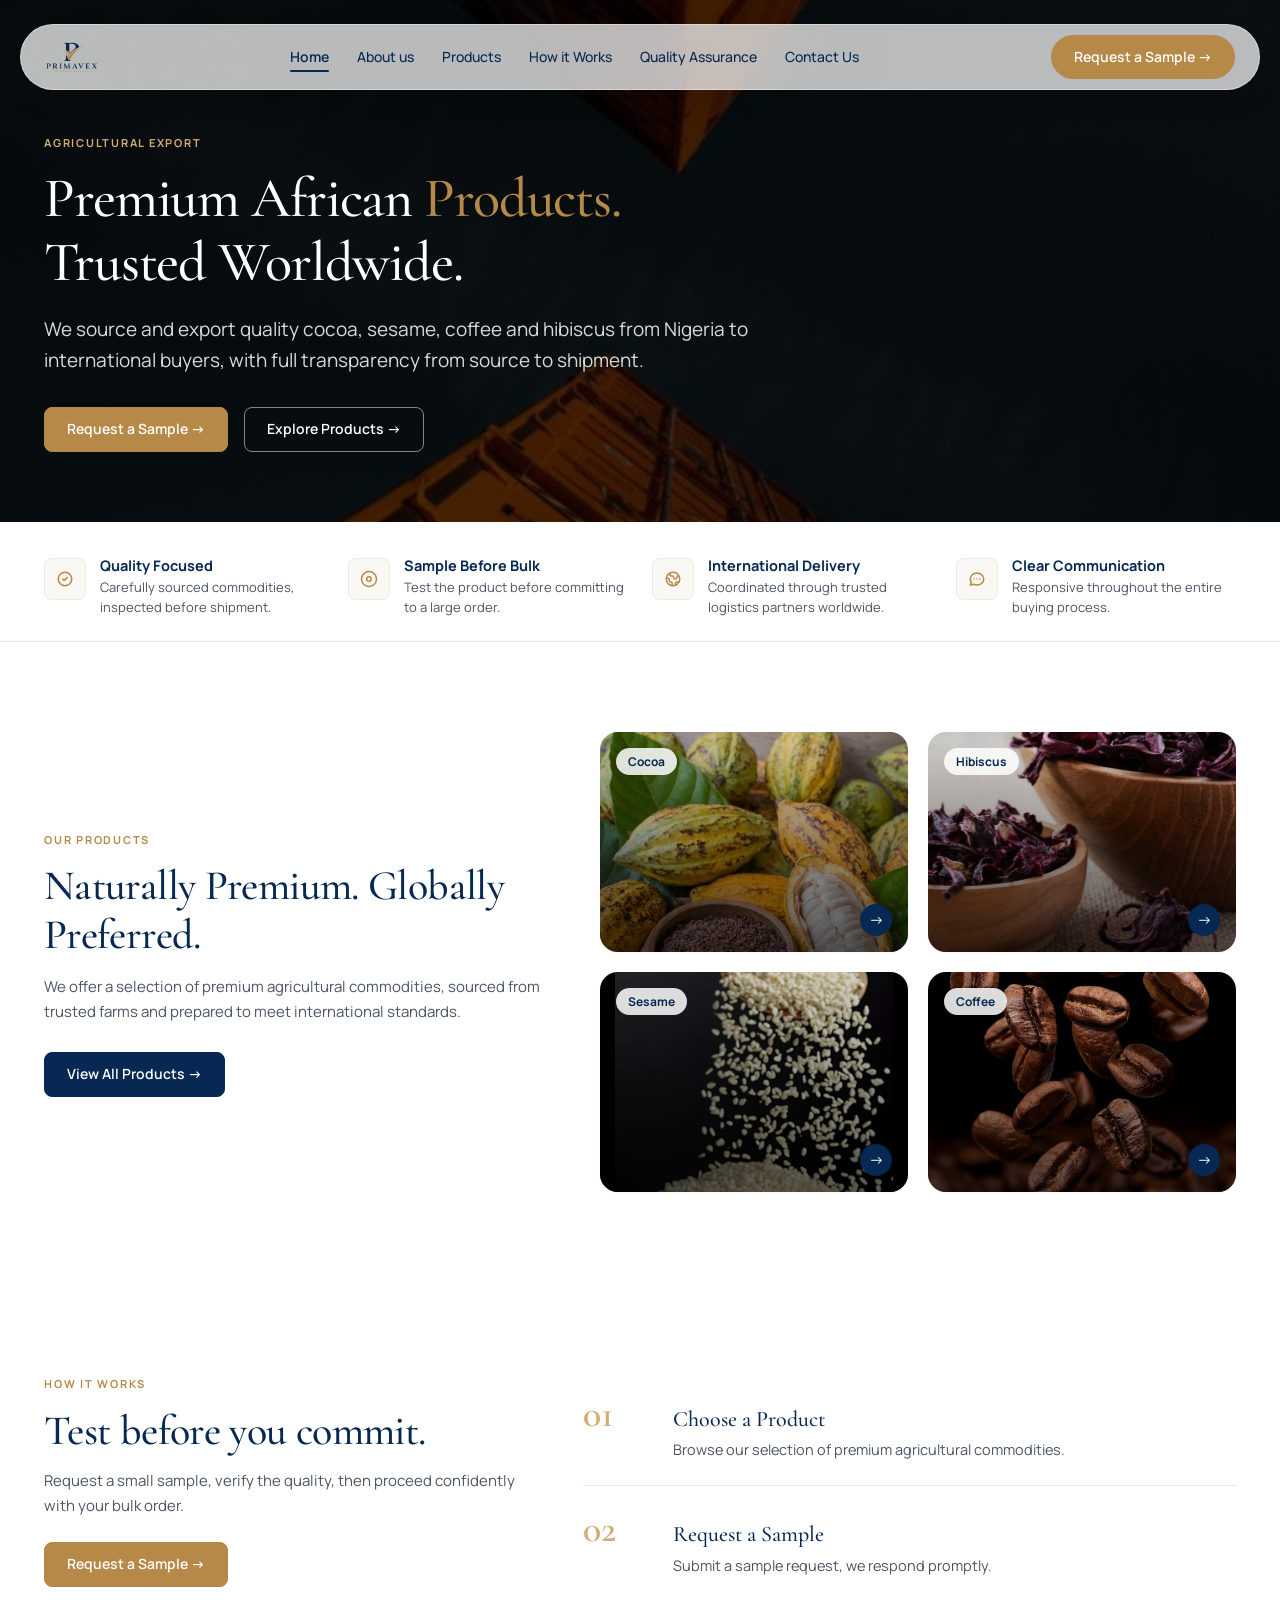
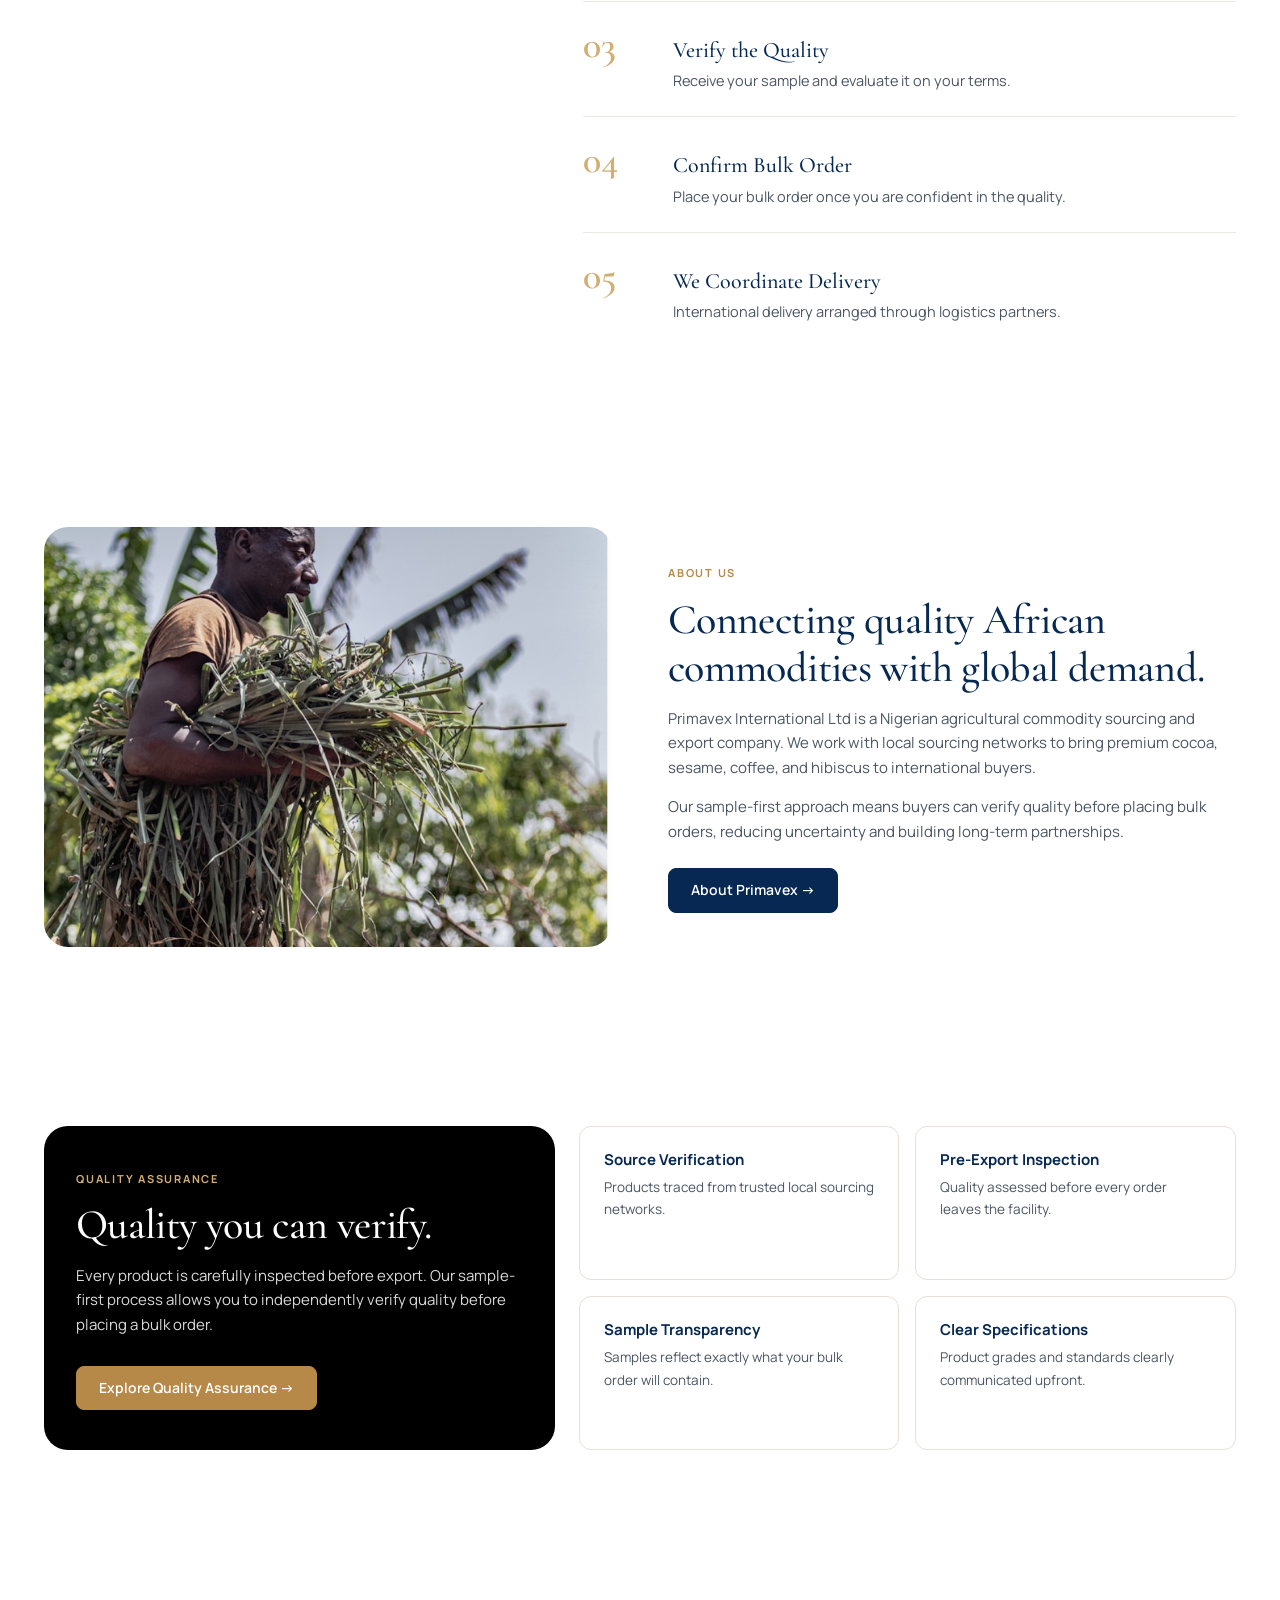
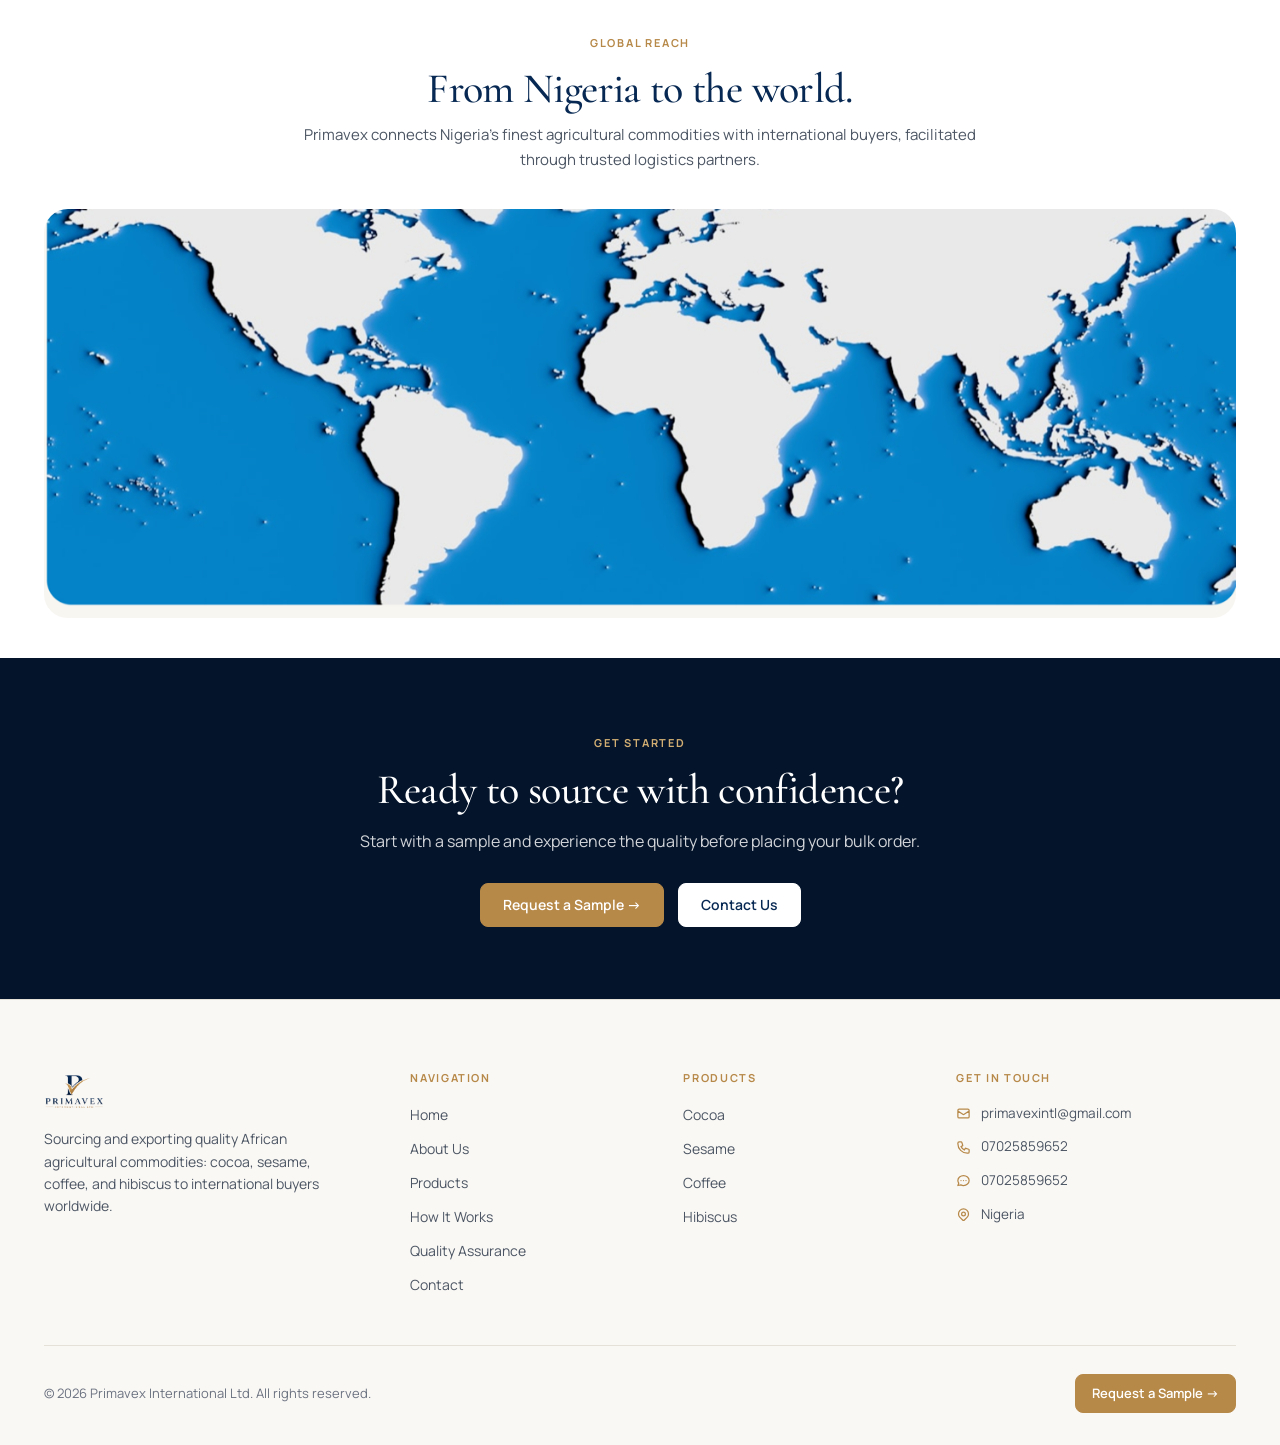
<file: index.html>
<!DOCTYPE html>
<html lang="en">
<head>
  <meta charset="UTF-8">
  <meta name="viewport" content="width=device-width, initial-scale=1.0">
  <title>Primavex International Ltd | Premium African Agricultural Commodities</title>
  <meta name="description" content="Sourcing and exporting quality African agricultural commodities: cocoa, sesame, coffee, and hibiscus from Nigeria to international buyers worldwide.">
  <meta name="robots" content="index, follow">
  <link rel="canonical" href="https://primavex-website.vercel.app/">

  <!-- Open Graph / Facebook -->
  <meta property="og:type" content="website">
  <meta property="og:site_name" content="Primavex International Ltd">
  <meta property="og:title" content="Primavex International Ltd | Premium African Agricultural Commodities">
  <meta property="og:description" content="Sourcing and exporting quality African agricultural commodities: cocoa, sesame, coffee, and hibiscus from Nigeria to international buyers worldwide.">
  <meta property="og:url" content="https://primavex-website.vercel.app/">
  <meta property="og:image" content="https://primavex-website.vercel.app/assets/images/hero-home.jpg">

  <!-- Twitter / X Card -->
  <meta name="twitter:card" content="summary_large_image">
  <meta name="twitter:title" content="Primavex International Ltd | Premium African Agricultural Commodities">
  <meta name="twitter:description" content="Sourcing and exporting quality African agricultural commodities: cocoa, sesame, coffee, and hibiscus from Nigeria to international buyers worldwide.">
  <meta name="twitter:image" content="https://primavex-website.vercel.app/assets/images/hero-home.jpg">

  <!-- Favicon & Touch Icons -->
  <link rel="icon" type="image/png" href="assets/images/logo.png">
  <link rel="apple-touch-icon" href="assets/images/logo.png">
  <meta name="theme-color" content="#062852">

  <!-- Stylesheet -->
  <link rel="stylesheet" href="assets/css/style.css">
</head>
<body>

  <!-- Floating Frosted Glass Header Navigation -->
  <header class="header-wrapper">
    <nav class="nav-pill" aria-label="Main Navigation">
      <a href="index.html" class="nav-brand" aria-label="Primavex Home">
        <img src="assets/images/logo.png" alt="Primavex International Ltd Logo">
      </a>
      <ul class="nav-menu">
        <li><a href="index.html" class="nav-link active">Home</a></li>
        <li><a href="about.html" class="nav-link">About us</a></li>
        <li><a href="products.html" class="nav-link">Products</a></li>
        <li><a href="how-it-works.html" class="nav-link">How it Works</a></li>
        <li><a href="quality-assurance.html" class="nav-link">Quality Assurance</a></li>
        <li><a href="contact.html" class="nav-link">Contact Us</a></li>
      </ul>
      <div class="nav-actions">
        <a href="request-sample.html" class="btn btn-gold btn-pill">Request a Sample &rarr;</a>
        <button class="mobile-toggle" aria-label="Open mobile navigation menu">
          <svg fill="none" stroke="currentColor" stroke-width="2" viewBox="0 0 24 24">
            <path stroke-linecap="round" stroke-linejoin="round" d="M4 6h16M4 12h16M4 18h16"></path>
          </svg>
        </button>
      </div>
    </nav>
  </header>

  <!-- Mobile Navigation Drawer -->
  <div class="mobile-drawer" aria-hidden="true">
    <div class="mobile-drawer-content">
      <div>
        <div class="mobile-drawer-header">
          <img src="assets/images/logo.png" alt="Primavex Logo" style="height: 32px;">
          <button class="mobile-drawer-close" aria-label="Close menu" style="background:none;border:none;cursor:pointer;font-size:24px;color:var(--primary-navy);">&times;</button>
        </div>
        <ul class="mobile-nav-links">
          <li><a href="index.html" class="nav-link active">Home</a></li>
          <li><a href="about.html" class="nav-link">About us</a></li>
          <li><a href="products.html" class="nav-link">Products</a></li>
          <li><a href="how-it-works.html" class="nav-link">How it Works</a></li>
          <li><a href="quality-assurance.html" class="nav-link">Quality Assurance</a></li>
          <li><a href="contact.html" class="nav-link">Contact Us</a></li>
        </ul>
      </div>
      <div style="margin-top: 32px;">
        <a href="request-sample.html" class="btn btn-gold btn-full">Request a Sample &rarr;</a>
      </div>
    </div>
  </div>

  <main id="main-content">
    <!-- Hero Section -->
    <section class="hero-wrapper" style="background-image: url('assets/images/hero-home.jpg');">
      <div class="hero-overlay"></div>
      <div class="container">
        <div class="hero-content">
          <span class="eyebrow eyebrow-light">AGRICULTURAL EXPORT</span>
          <h1>Premium African <span class="text-gold">Products.</span><br>Trusted Worldwide.</h1>
          <p>We source and export quality cocoa, sesame, coffee and hibiscus from Nigeria to international buyers, with full transparency from source to shipment.</p>
          <div class="hero-cta-group">
            <a href="request-sample.html" class="btn btn-gold">Request a Sample &rarr;</a>
            <a href="products.html" class="btn btn-outline-white">Explore Products &rarr;</a>
          </div>
        </div>
      </div>
    </section>

    <!-- 4 Feature Highlights Bar -->
    <section class="feature-bar" aria-label="Highlights">
      <div class="container">
        <div class="feature-bar-grid">
          <div class="feature-bar-item">
            <div class="feature-icon-box">
              <svg width="18" height="18" fill="none" stroke="currentColor" stroke-width="2" viewBox="0 0 24 24">
                <path stroke-linecap="round" stroke-linejoin="round" d="M9 12l2 2 4-4m6 2a9 9 0 11-18 0 9 9 0 0118 0z"></path>
              </svg>
            </div>
            <div>
              <h4>Quality Focused</h4>
              <p>Carefully sourced commodities, inspected before shipment.</p>
            </div>
          </div>
          <div class="feature-bar-item">
            <div class="feature-icon-box">
              <svg width="18" height="18" fill="none" stroke="currentColor" stroke-width="2" viewBox="0 0 24 24">
                <circle cx="12" cy="12" r="10"></circle>
                <circle cx="12" cy="12" r="3"></circle>
              </svg>
            </div>
            <div>
              <h4>Sample Before Bulk</h4>
              <p>Test the product before committing to a large order.</p>
            </div>
          </div>
          <div class="feature-bar-item">
            <div class="feature-icon-box">
              <svg width="18" height="18" fill="none" stroke="currentColor" stroke-width="2" viewBox="0 0 24 24">
                <path stroke-linecap="round" stroke-linejoin="round" d="M3.055 11H5a2 2 0 012 2v1a2 2 0 002 2 2 2 0 012 2v2.945M8 3.935V5.5A2.5 2.5 0 0010.5 8h.5a2 2 0 012 2 2 2 0 104 0 2 2 0 012-2h1.064M15 20.488V18a2 2 0 012-2h3.064M21 12a9 9 0 11-18 0 9 9 0 0118 0z"></path>
              </svg>
            </div>
            <div>
              <h4>International Delivery</h4>
              <p>Coordinated through trusted logistics partners worldwide.</p>
            </div>
          </div>
          <div class="feature-bar-item">
            <div class="feature-icon-box">
              <svg width="18" height="18" fill="none" stroke="currentColor" stroke-width="2" viewBox="0 0 24 24">
                <path stroke-linecap="round" stroke-linejoin="round" d="M8 12h.01M12 12h.01M16 12h.01M21 12c0 4.418-4.03 8-9 8a9.863 9.863 0 01-4.255-.949L3 20l1.395-3.72C3.512 15.042 3 13.574 3 12c0-4.418 4.03-8 9-8s9 3.582 9 8z"></path>
              </svg>
            </div>
            <div>
              <h4>Clear Communication</h4>
              <p>Responsive throughout the entire buying process.</p>
            </div>
          </div>
        </div>
      </div>
    </section>

    <!-- Product Showcase Section -->
    <section class="section-padding bg-white">
      <div class="container">
        <div class="product-showcase-grid">
          <div>
            <span class="eyebrow">OUR PRODUCTS</span>
            <h2>Naturally Premium. Globally Preferred.</h2>
            <p style="margin-top: 16px; margin-bottom: 28px;">We offer a selection of premium agricultural commodities, sourced from trusted farms and prepared to meet international standards.</p>
            <a href="products.html" class="btn btn-navy">View All Products &rarr;</a>
          </div>
          <div class="product-cards-2x2">
            <!-- Cocoa Card -->
            <a href="products/cocoa.html" class="showcase-product-card" style="background-image: url('assets/images/cocoa.jpg');" aria-label="View Cocoa Details">
              <span class="showcase-badge">Cocoa</span>
              <span class="showcase-arrow-btn">&rarr;</span>
            </a>
            <!-- Hibiscus Card -->
            <a href="products/hibiscus.html" class="showcase-product-card" style="background-image: url('assets/images/hibiscus.jpg');" aria-label="View Hibiscus Details">
              <span class="showcase-badge">Hibiscus</span>
              <span class="showcase-arrow-btn">&rarr;</span>
            </a>
            <!-- Sesame Card -->
            <a href="products/sesame.html" class="showcase-product-card" style="background-image: url('assets/images/sesame.jpg');" aria-label="View Sesame Details">
              <span class="showcase-badge">Sesame</span>
              <span class="showcase-arrow-btn">&rarr;</span>
            </a>
            <!-- Coffee Card -->
            <a href="products/coffee.html" class="showcase-product-card" style="background-image: url('assets/images/coffee.jpg');" aria-label="View Coffee Details">
              <span class="showcase-badge">Coffee</span>
              <span class="showcase-arrow-btn">&rarr;</span>
            </a>
          </div>
        </div>
      </div>
    </section>

    <!-- How It Works / 5-Step Process Section -->
    <section class="section-padding bg-white">
      <div class="container">
        <div class="process-split">
          <div>
            <span class="eyebrow">HOW IT WORKS</span>
            <h2>Test before you commit.</h2>
            <p style="margin-top: 14px; margin-bottom: 24px;">Request a small sample, verify the quality, then proceed confidently with your bulk order.</p>
            <a href="request-sample.html" class="btn btn-gold">Request a Sample &rarr;</a>
          </div>
          <div class="process-steps-list">
            <div class="process-step-item">
              <div class="process-step-num">01</div>
              <div class="process-step-text">
                <h3>Choose a Product</h3>
                <p>Browse our selection of premium agricultural commodities.</p>
              </div>
            </div>
            <div class="process-step-item">
              <div class="process-step-num">02</div>
              <div class="process-step-text">
                <h3>Request a Sample</h3>
                <p>Submit a sample request, we respond promptly.</p>
              </div>
            </div>
            <div class="process-step-item">
              <div class="process-step-num">03</div>
              <div class="process-step-text">
                <h3>Verify the Quality</h3>
                <p>Receive your sample and evaluate it on your terms.</p>
              </div>
            </div>
            <div class="process-step-item">
              <div class="process-step-num">04</div>
              <div class="process-step-text">
                <h3>Confirm Bulk Order</h3>
                <p>Place your bulk order once you are confident in the quality.</p>
              </div>
            </div>
            <div class="process-step-item">
              <div class="process-step-num">05</div>
              <div class="process-step-text">
                <h3>We Coordinate Delivery</h3>
                <p>International delivery arranged through logistics partners.</p>
              </div>
            </div>
          </div>
        </div>
      </div>
    </section>

    <!-- About Us Teaser Section -->
    <section class="section-padding bg-white">
      <div class="container">
        <div class="editorial-split">
          <div class="editorial-img-box">
            <img src="assets/images/home-farmer.png" alt="African farmer with harvested crops in field">
          </div>
          <div>
            <span class="eyebrow">ABOUT US</span>
            <h2>Connecting quality African commodities with global demand.</h2>
            <p style="margin-top: 14px; margin-bottom: 14px;">Primavex International Ltd is a Nigerian agricultural commodity sourcing and export company. We work with local sourcing networks to bring premium cocoa, sesame, coffee, and hibiscus to international buyers.</p>
            <p style="margin-bottom: 24px;">Our sample-first approach means buyers can verify quality before placing bulk orders, reducing uncertainty and building long-term partnerships.</p>
            <a href="about.html" class="btn btn-navy">About Primavex &rarr;</a>
          </div>
        </div>
      </div>
    </section>

    <!-- Quality Assurance Teaser Section -->
    <section class="section-padding bg-white">
      <div class="container">
        <div class="qa-teaser-grid">
          <div class="frame-black" style="display: flex; flex-direction: column; justify-content: space-between;">
            <div>
              <span class="eyebrow eyebrow-light">QUALITY ASSURANCE</span>
              <h2>Quality you can verify.</h2>
              <p style="margin-top: 14px; margin-bottom: 28px;">Every product is carefully inspected before export. Our sample-first process allows you to independently verify quality before placing a bulk order.</p>
            </div>
            <div>
              <a href="quality-assurance.html" class="btn btn-gold">Explore Quality Assurance &rarr;</a>
            </div>
          </div>
          <div class="qa-subcards-grid">
            <div class="qa-subcard">
              <h4>Source Verification</h4>
              <p>Products traced from trusted local sourcing networks.</p>
            </div>
            <div class="qa-subcard">
              <h4>Pre-Export Inspection</h4>
              <p>Quality assessed before every order leaves the facility.</p>
            </div>
            <div class="qa-subcard">
              <h4>Sample Transparency</h4>
              <p>Samples reflect exactly what your bulk order will contain.</p>
            </div>
            <div class="qa-subcard">
              <h4>Clear Specifications</h4>
              <p>Product grades and standards clearly communicated upfront.</p>
            </div>
          </div>
        </div>
      </div>
    </section>

    <!-- Global Reach Section (No dark border outline!) -->
    <section class="section-padding bg-white" style="padding-bottom: 40px;">
      <div class="container">
        <div class="global-reach-box">
          <span class="eyebrow">GLOBAL REACH</span>
          <h2>From Nigeria to the world.</h2>
          <p style="margin-top: 10px;">Primavex connects Nigeria's finest agricultural commodities with international buyers, facilitated through trusted logistics partners.</p>
        </div>
        <div class="map-container">
          <img src="assets/images/world-map.png" alt="Global Trade Connectivity Map">
        </div>
      </div>
    </section>

    <!-- Pre-Footer Dark CTA Banner -->
    <section class="cta-banner">
      <div class="container">
        <div class="cta-banner-inner">
          <span class="eyebrow eyebrow-light">GET STARTED</span>
          <h2>Ready to source with confidence?</h2>
          <p>Start with a sample and experience the quality before placing your bulk order.</p>
          <div class="cta-banner-buttons">
            <a href="request-sample.html" class="btn btn-gold">Request a Sample &rarr;</a>
            <a href="contact.html" class="btn btn-white">Contact Us</a>
          </div>
        </div>
      </div>
    </section>
  </main>

  <!-- Site Footer -->
  <footer class="site-footer">
    <div class="container">
      <div class="footer-grid">
        <div class="footer-brand">
          <a href="index.html">
            <img src="assets/images/logo.png" alt="Primavex Logo">
          </a>
          <p>Sourcing and exporting quality African agricultural commodities: cocoa, sesame, coffee, and hibiscus to international buyers worldwide.</p>
        </div>
        <div>
          <h4 class="footer-heading">NAVIGATION</h4>
          <ul class="footer-links">
            <li><a href="index.html">Home</a></li>
            <li><a href="about.html">About Us</a></li>
            <li><a href="products.html">Products</a></li>
            <li><a href="how-it-works.html">How It Works</a></li>
            <li><a href="quality-assurance.html">Quality Assurance</a></li>
            <li><a href="contact.html">Contact</a></li>
          </ul>
        </div>
        <div>
          <h4 class="footer-heading">PRODUCTS</h4>
          <ul class="footer-links">
            <li><a href="products/cocoa.html">Cocoa</a></li>
            <li><a href="products/sesame.html">Sesame</a></li>
            <li><a href="products/coffee.html">Coffee</a></li>
            <li><a href="products/hibiscus.html">Hibiscus</a></li>
          </ul>
        </div>
        <div>
          <h4 class="footer-heading">GET IN TOUCH</h4>
          <ul class="footer-contact-list">
            <li class="footer-contact-item">
              <svg fill="none" stroke="currentColor" stroke-width="2" viewBox="0 0 24 24">
                <path stroke-linecap="round" stroke-linejoin="round" d="M3 8l7.89 5.26a2 2 0 002.22 0L21 8M5 19h14a2 2 0 002-2V7a2 2 0 00-2-2H5a2 2 0 00-2 2v10a2 2 0 002 2z"></path>
              </svg>
              <a href="mailto:primavexintl@gmail.com">primavexintl@gmail.com</a>
            </li>
            <li class="footer-contact-item">
              <svg fill="none" stroke="currentColor" stroke-width="2" viewBox="0 0 24 24">
                <path stroke-linecap="round" stroke-linejoin="round" d="M3 5a2 2 0 012-2h3.28a1 1 0 01.948.684l1.498 4.493a1 1 0 01-.502 1.21l-2.257 1.13a11.042 11.042 0 005.516 5.516l1.13-2.257a1 1 0 011.21-.502l4.493 1.498a1 1 0 01.684.949V19a2 2 0 01-2 2h-1C9.716 21 3 14.284 3 6V5z"></path>
              </svg>
              <a href="tel:07025859652">07025859652</a>
            </li>
            <li class="footer-contact-item">
              <svg fill="none" stroke="currentColor" stroke-width="2" viewBox="0 0 24 24">
                <path stroke-linecap="round" stroke-linejoin="round" d="M8 12h.01M12 12h.01M16 12h.01M21 12c0 4.418-4.03 8-9 8a9.863 9.863 0 01-4.255-.949L3 20l1.395-3.72C3.512 15.042 3 13.574 3 12c0-4.418 4.03-8 9-8s9 3.582 9 8z"></path>
              </svg>
              <a href="https://wa.me/2347025859652" target="_blank" rel="noopener noreferrer">07025859652</a>
            </li>
            <li class="footer-contact-item">
              <svg fill="none" stroke="currentColor" stroke-width="2" viewBox="0 0 24 24">
                <path stroke-linecap="round" stroke-linejoin="round" d="M17.657 16.657L13.414 20.9a1.998 1.998 0 01-2.827 0l-4.244-4.243a8 8 0 1111.314 0z"></path>
                <path stroke-linecap="round" stroke-linejoin="round" d="M15 11a3 3 0 11-6 0 3 3 0 016 0z"></path>
              </svg>
              <span>Nigeria</span>
            </li>
          </ul>
        </div>
      </div>
      <div class="footer-bottom">
        <div>&copy; 2026 Primavex International Ltd. All rights reserved.</div>
        <div>
          <a href="request-sample.html" class="btn btn-gold btn-sm">Request a Sample &rarr;</a>
        </div>
      </div>
    </div>
  </footer>

  <script src="assets/js/main.js"></script>
</body>
</html>
</file>
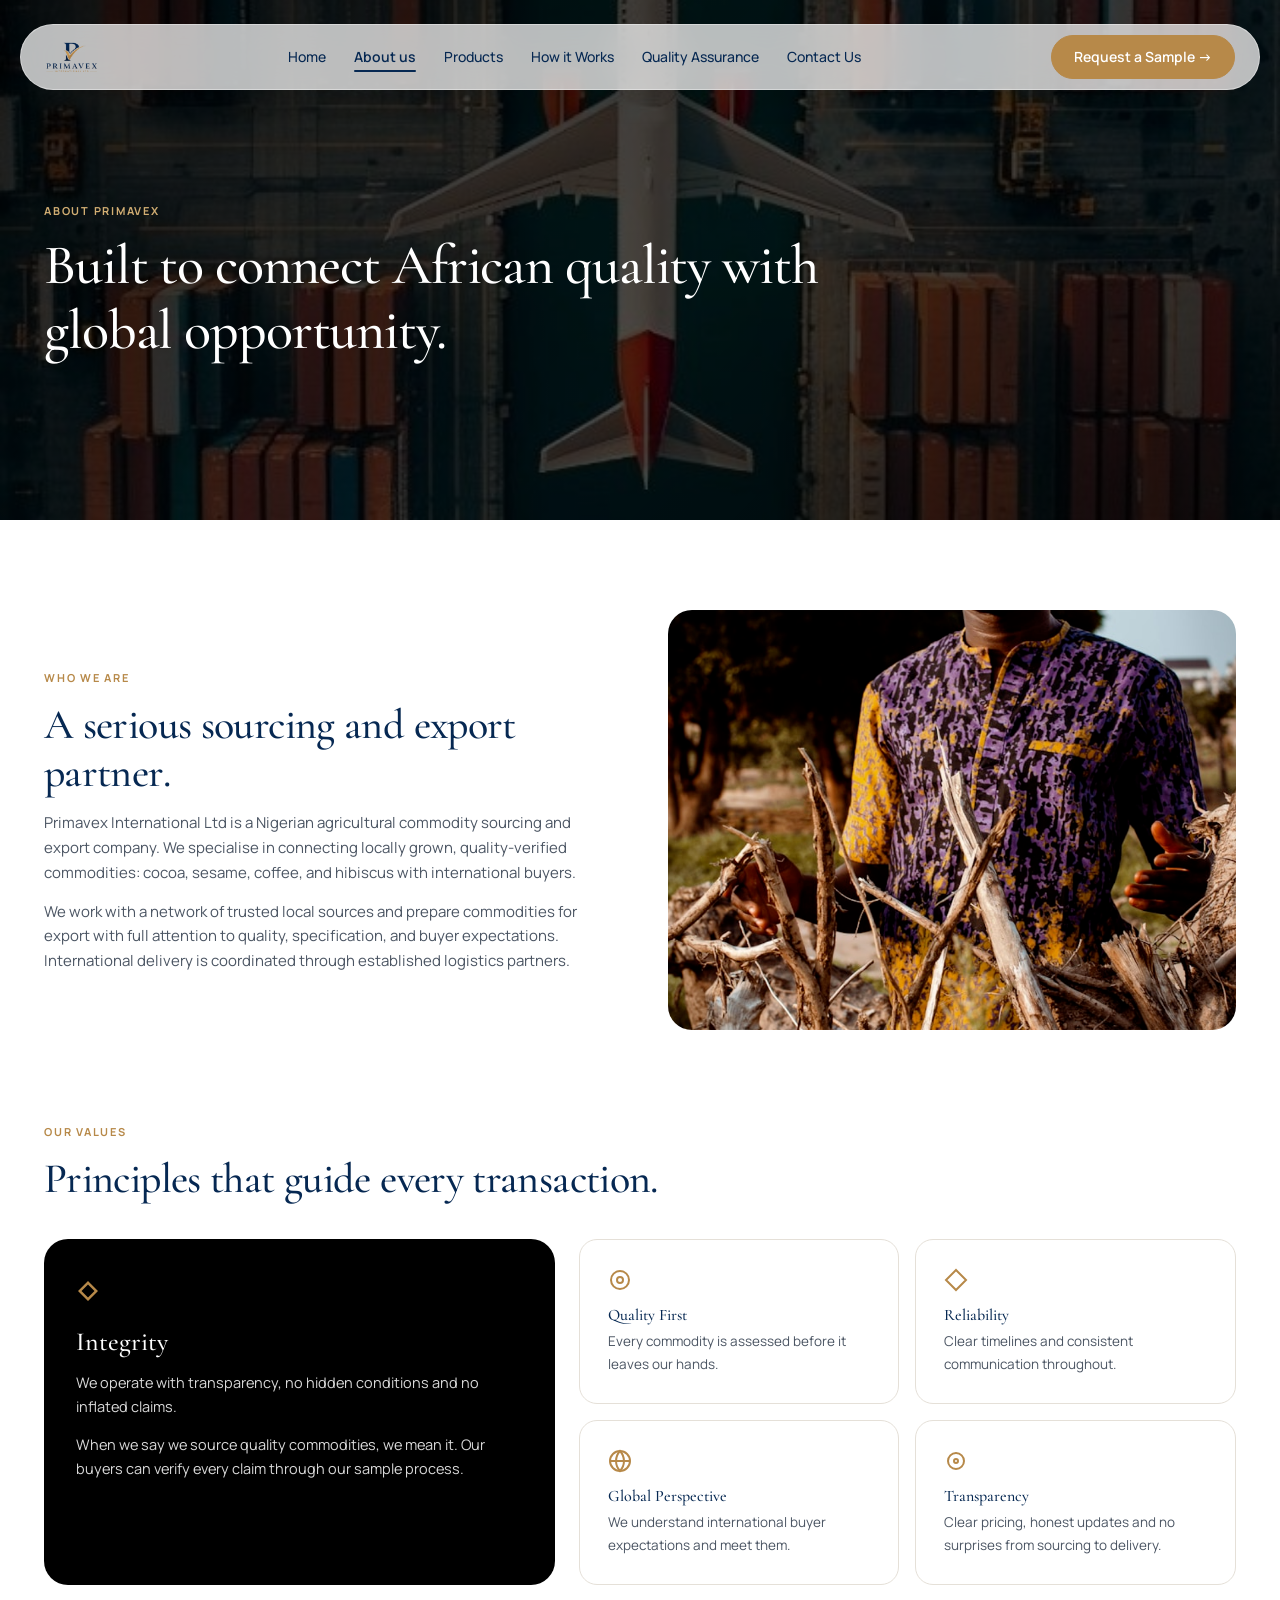
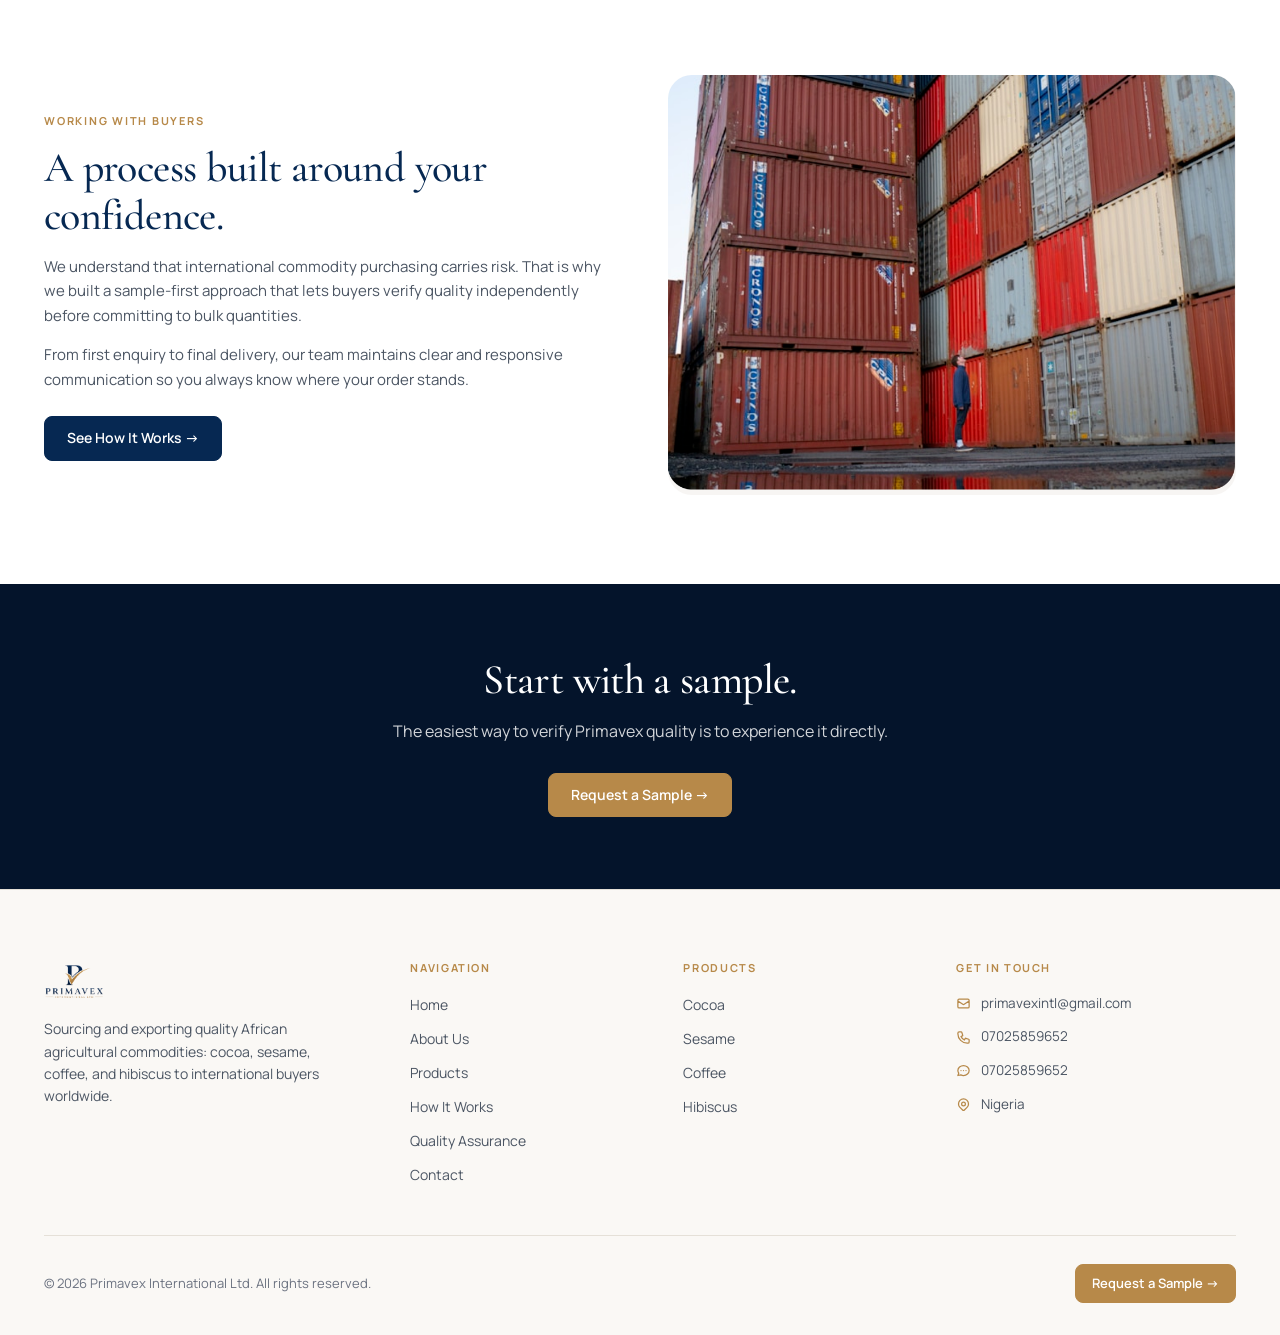
<file: about.html>
<!DOCTYPE html>
<html lang="en">
<head>
  <meta charset="UTF-8">
  <meta name="viewport" content="width=device-width, initial-scale=1.0">
  <title>About Us | Primavex International Ltd</title>
  <meta name="description" content="Primavex International Ltd is a Nigerian agricultural commodity sourcing and export company connecting African quality with global opportunity.">
  <meta name="robots" content="index, follow">
  <link rel="canonical" href="https://primavex-website.vercel.app/about.html">

  <!-- Open Graph / Facebook -->
  <meta property="og:type" content="website">
  <meta property="og:site_name" content="Primavex International Ltd">
  <meta property="og:title" content="About Us | Primavex International Ltd">
  <meta property="og:description" content="Primavex International Ltd is a Nigerian agricultural commodity sourcing and export company connecting African quality with global opportunity.">
  <meta property="og:url" content="https://primavex-website.vercel.app/about.html">
  <meta property="og:image" content="https://primavex-website.vercel.app/assets/images/hero-about.jpg">

  <!-- Twitter / X Card -->
  <meta name="twitter:card" content="summary_large_image">
  <meta name="twitter:title" content="About Us | Primavex International Ltd">
  <meta name="twitter:description" content="Primavex International Ltd is a Nigerian agricultural commodity sourcing and export company connecting African quality with global opportunity.">
  <meta name="twitter:image" content="https://primavex-website.vercel.app/assets/images/hero-about.jpg">

  <!-- Favicon & Touch Icons -->
  <link rel="icon" type="image/png" href="assets/images/logo.png">
  <link rel="apple-touch-icon" href="assets/images/logo.png">
  <meta name="theme-color" content="#062852">

  <!-- Stylesheet -->
  <link rel="stylesheet" href="assets/css/style.css">
</head>
<body>

  <!-- Floating Frosted Glass Header Navigation -->
  <header class="header-wrapper">
    <nav class="nav-pill" aria-label="Main Navigation">
      <a href="index.html" class="nav-brand" aria-label="Primavex Home">
        <img src="assets/images/logo.png" alt="Primavex International Ltd Logo">
      </a>
      <ul class="nav-menu">
        <li><a href="index.html" class="nav-link">Home</a></li>
        <li><a href="about.html" class="nav-link active">About us</a></li>
        <li><a href="products.html" class="nav-link">Products</a></li>
        <li><a href="how-it-works.html" class="nav-link">How it Works</a></li>
        <li><a href="quality-assurance.html" class="nav-link">Quality Assurance</a></li>
        <li><a href="contact.html" class="nav-link">Contact Us</a></li>
      </ul>
      <div class="nav-actions">
        <a href="request-sample.html" class="btn btn-gold btn-pill">Request a Sample &rarr;</a>
        <button class="mobile-toggle" aria-label="Open mobile navigation menu">
          <svg fill="none" stroke="currentColor" stroke-width="2" viewBox="0 0 24 24">
            <path stroke-linecap="round" stroke-linejoin="round" d="M4 6h16M4 12h16M4 18h16"></path>
          </svg>
        </button>
      </div>
    </nav>
  </header>

  <!-- Mobile Navigation Drawer -->
  <div class="mobile-drawer" aria-hidden="true">
    <div class="mobile-drawer-content">
      <div>
        <div class="mobile-drawer-header">
          <img src="assets/images/logo.png" alt="Primavex Logo" style="height: 32px;">
          <button class="mobile-drawer-close" aria-label="Close menu" style="background:none;border:none;cursor:pointer;font-size:24px;color:var(--primary-navy);">&times;</button>
        </div>
        <ul class="mobile-nav-links">
          <li><a href="index.html" class="nav-link">Home</a></li>
          <li><a href="about.html" class="nav-link active">About us</a></li>
          <li><a href="products.html" class="nav-link">Products</a></li>
          <li><a href="how-it-works.html" class="nav-link">How it Works</a></li>
          <li><a href="quality-assurance.html" class="nav-link">Quality Assurance</a></li>
          <li><a href="contact.html" class="nav-link">Contact Us</a></li>
        </ul>
      </div>
      <div style="margin-top: 32px;">
        <a href="request-sample.html" class="btn btn-gold btn-full">Request a Sample &rarr;</a>
      </div>
    </div>
  </div>

  <main id="main-content">
    <!-- Hero Section -->
    <section class="hero-wrapper" style="background-image: url('assets/images/hero-about.jpg');">
      <div class="hero-overlay"></div>
      <div class="container">
        <div class="hero-content">
          <span class="eyebrow eyebrow-light">ABOUT PRIMAVEX</span>
          <h1>Built to connect African quality with global opportunity.</h1>
        </div>
      </div>
    </section>

    <!-- Section 1: Who We Are -->
    <section class="section-padding bg-white">
      <div class="container">
        <div class="editorial-split">
          <div>
            <span class="eyebrow">WHO WE ARE</span>
            <h2>A serious sourcing and export partner.</h2>
            <p style="margin-top: 14px; margin-bottom: 14px;">Primavex International Ltd is a Nigerian agricultural commodity sourcing and export company. We specialise in connecting locally grown, quality-verified commodities: cocoa, sesame, coffee, and hibiscus with international buyers.</p>
            <p>We work with a network of trusted local sources and prepare commodities for export with full attention to quality, specification, and buyer expectations. International delivery is coordinated through established logistics partners.</p>
          </div>
          <div class="editorial-img-box">
            <img src="assets/images/about-farmer.png" alt="Primavex agricultural sourcing partner">
          </div>
        </div>
      </div>
    </section>

    <!-- Section 2: Our Values (White Background & Outline-only frames) -->
    <section class="section-padding bg-white" style="padding-top: 0;">
      <div class="container">
        <div style="margin-bottom: 36px;">
          <span class="eyebrow">OUR VALUES</span>
          <h2>Principles that guide every transaction.</h2>
        </div>

        <div class="qa-teaser-grid">
          <!-- Black Integrity Card -->
          <div class="frame-black" style="display: flex; flex-direction: column; justify-content: space-between;">
            <div>
              <div style="width: 24px; height: 24px; color: var(--primary-gold); margin-bottom: 24px;">
                <svg viewBox="0 0 24 24" fill="currentColor">
                  <path d="M12 2L2 12l10 10 10-10L12 2zm0 3.5L18.5 12 12 18.5 5.5 12 12 5.5z"/>
                </svg>
              </div>
              <h3 style="font-size: 26px; margin-bottom: 14px; color: #fff;">Integrity</h3>
              <p style="margin-bottom: 14px; font-size: 14.5px;">We operate with transparency, no hidden conditions and no inflated claims.</p>
              <p style="font-size: 14.5px;">When we say we source quality commodities, we mean it. Our buyers can verify every claim through our sample process.</p>
            </div>
          </div>

          <!-- 4 Outline-Only Values Grid (No extra fill!) -->
          <div class="qa-subcards-grid">
            <div class="frame-outline">
              <div style="width: 24px; height: 24px; color: var(--primary-gold); margin-bottom: 14px;">
                <svg fill="none" stroke="currentColor" stroke-width="2" viewBox="0 0 24 24">
                  <circle cx="12" cy="12" r="9"></circle>
                  <circle cx="12" cy="12" r="3"></circle>
                </svg>
              </div>
              <h4 style="font-size: 16px; margin-bottom: 6px;">Quality First</h4>
              <p style="font-size: 13.5px;">Every commodity is assessed before it leaves our hands.</p>
            </div>

            <div class="frame-outline">
              <div style="width: 24px; height: 24px; color: var(--primary-gold); margin-bottom: 14px;">
                <svg viewBox="0 0 24 24" fill="none" stroke="currentColor" stroke-width="2">
                  <path d="M12 2L2 12l10 10 10-10L12 2z"/>
                </svg>
              </div>
              <h4 style="font-size: 16px; margin-bottom: 6px;">Reliability</h4>
              <p style="font-size: 13.5px;">Clear timelines and consistent communication throughout.</p>
            </div>

            <div class="frame-outline">
              <div style="width: 24px; height: 24px; color: var(--primary-gold); margin-bottom: 14px;">
                <svg fill="none" stroke="currentColor" stroke-width="2" viewBox="0 0 24 24">
                  <circle cx="12" cy="12" r="10"></circle>
                  <path d="M2 12h20M12 2a15.3 15.3 0 014 10 15.3 15.3 0 01-4 10 15.3 15.3 0 01-4-10 15.3 15.3 0 014-10z"></path>
                </svg>
              </div>
              <h4 style="font-size: 16px; margin-bottom: 6px;">Global Perspective</h4>
              <p style="font-size: 13.5px;">We understand international buyer expectations and meet them.</p>
            </div>

            <div class="frame-outline">
              <div style="width: 24px; height: 24px; color: var(--primary-gold); margin-bottom: 14px;">
                <svg fill="none" stroke="currentColor" stroke-width="2" viewBox="0 0 24 24">
                  <circle cx="12" cy="12" r="8"></circle>
                  <circle cx="12" cy="12" r="2"></circle>
                </svg>
              </div>
              <h4 style="font-size: 16px; margin-bottom: 6px;">Transparency</h4>
              <p style="font-size: 13.5px;">Clear pricing, honest updates and no surprises from sourcing to delivery.</p>
            </div>
          </div>
        </div>
      </div>
    </section>

    <!-- Section 3: Working With Buyers -->
    <section class="section-padding bg-white" style="padding-top: 0;">
      <div class="container">
        <div class="editorial-split">
          <div>
            <span class="eyebrow">WORKING WITH BUYERS</span>
            <h2>A process built around your confidence.</h2>
            <p style="margin-top: 14px; margin-bottom: 14px;">We understand that international commodity purchasing carries risk. That is why we built a sample-first approach that lets buyers verify quality independently before committing to bulk quantities.</p>
            <p style="margin-bottom: 24px;">From first enquiry to final delivery, our team maintains clear and responsive communication so you always know where your order stands.</p>
            <a href="how-it-works.html" class="btn btn-navy">See How It Works &rarr;</a>
          </div>
          <div class="editorial-img-box">
            <img src="assets/images/about-process.png" alt="Logistics and shipping coordination at port">
          </div>
        </div>
      </div>
    </section>

    <!-- Pre-Footer Dark CTA Banner -->
    <section class="cta-banner">
      <div class="container">
        <div class="cta-banner-inner">
          <h2>Start with a sample.</h2>
          <p>The easiest way to verify Primavex quality is to experience it directly.</p>
          <div class="cta-banner-buttons">
            <a href="request-sample.html" class="btn btn-gold">Request a Sample &rarr;</a>
          </div>
        </div>
      </div>
    </section>
  </main>

  <!-- Site Footer -->
  <footer class="site-footer">
    <div class="container">
      <div class="footer-grid">
        <div class="footer-brand">
          <a href="index.html">
            <img src="assets/images/logo.png" alt="Primavex Logo">
          </a>
          <p>Sourcing and exporting quality African agricultural commodities: cocoa, sesame, coffee, and hibiscus to international buyers worldwide.</p>
        </div>
        <div>
          <h4 class="footer-heading">NAVIGATION</h4>
          <ul class="footer-links">
            <li><a href="index.html">Home</a></li>
            <li><a href="about.html">About Us</a></li>
            <li><a href="products.html">Products</a></li>
            <li><a href="how-it-works.html">How It Works</a></li>
            <li><a href="quality-assurance.html">Quality Assurance</a></li>
            <li><a href="contact.html">Contact</a></li>
          </ul>
        </div>
        <div>
          <h4 class="footer-heading">PRODUCTS</h4>
          <ul class="footer-links">
            <li><a href="products/cocoa.html">Cocoa</a></li>
            <li><a href="products/sesame.html">Sesame</a></li>
            <li><a href="products/coffee.html">Coffee</a></li>
            <li><a href="products/hibiscus.html">Hibiscus</a></li>
          </ul>
        </div>
        <div>
          <h4 class="footer-heading">GET IN TOUCH</h4>
          <ul class="footer-contact-list">
            <li class="footer-contact-item">
              <svg fill="none" stroke="currentColor" stroke-width="2" viewBox="0 0 24 24">
                <path stroke-linecap="round" stroke-linejoin="round" d="M3 8l7.89 5.26a2 2 0 002.22 0L21 8M5 19h14a2 2 0 002-2V7a2 2 0 00-2-2H5a2 2 0 00-2 2v10a2 2 0 002 2z"></path>
              </svg>
              <a href="mailto:primavexintl@gmail.com">primavexintl@gmail.com</a>
            </li>
            <li class="footer-contact-item">
              <svg fill="none" stroke="currentColor" stroke-width="2" viewBox="0 0 24 24">
                <path stroke-linecap="round" stroke-linejoin="round" d="M3 5a2 2 0 012-2h3.28a1 1 0 01.948.684l1.498 4.493a1 1 0 01-.502 1.21l-2.257 1.13a11.042 11.042 0 005.516 5.516l1.13-2.257a1 1 0 011.21-.502l4.493 1.498a1 1 0 01.684.949V19a2 2 0 01-2 2h-1C9.716 21 3 14.284 3 6V5z"></path>
              </svg>
              <a href="tel:07025859652">07025859652</a>
            </li>
            <li class="footer-contact-item">
              <svg fill="none" stroke="currentColor" stroke-width="2" viewBox="0 0 24 24">
                <path stroke-linecap="round" stroke-linejoin="round" d="M8 12h.01M12 12h.01M16 12h.01M21 12c0 4.418-4.03 8-9 8a9.863 9.863 0 01-4.255-.949L3 20l1.395-3.72C3.512 15.042 3 13.574 3 12c0-4.418 4.03-8 9-8s9 3.582 9 8z"></path>
              </svg>
              <a href="https://wa.me/2347025859652" target="_blank" rel="noopener noreferrer">07025859652</a>
            </li>
            <li class="footer-contact-item">
              <svg fill="none" stroke="currentColor" stroke-width="2" viewBox="0 0 24 24">
                <path stroke-linecap="round" stroke-linejoin="round" d="M17.657 16.657L13.414 20.9a1.998 1.998 0 01-2.827 0l-4.244-4.243a8 8 0 1111.314 0z"></path>
                <path stroke-linecap="round" stroke-linejoin="round" d="M15 11a3 3 0 11-6 0 3 3 0 016 0z"></path>
              </svg>
              <span>Nigeria</span>
            </li>
          </ul>
        </div>
      </div>
      <div class="footer-bottom">
        <div>&copy; 2026 Primavex International Ltd. All rights reserved.</div>
        <div>
          <a href="request-sample.html" class="btn btn-gold btn-sm">Request a Sample &rarr;</a>
        </div>
      </div>
    </div>
  </footer>

  <script src="assets/js/main.js"></script>
</body>
</html>
</file>
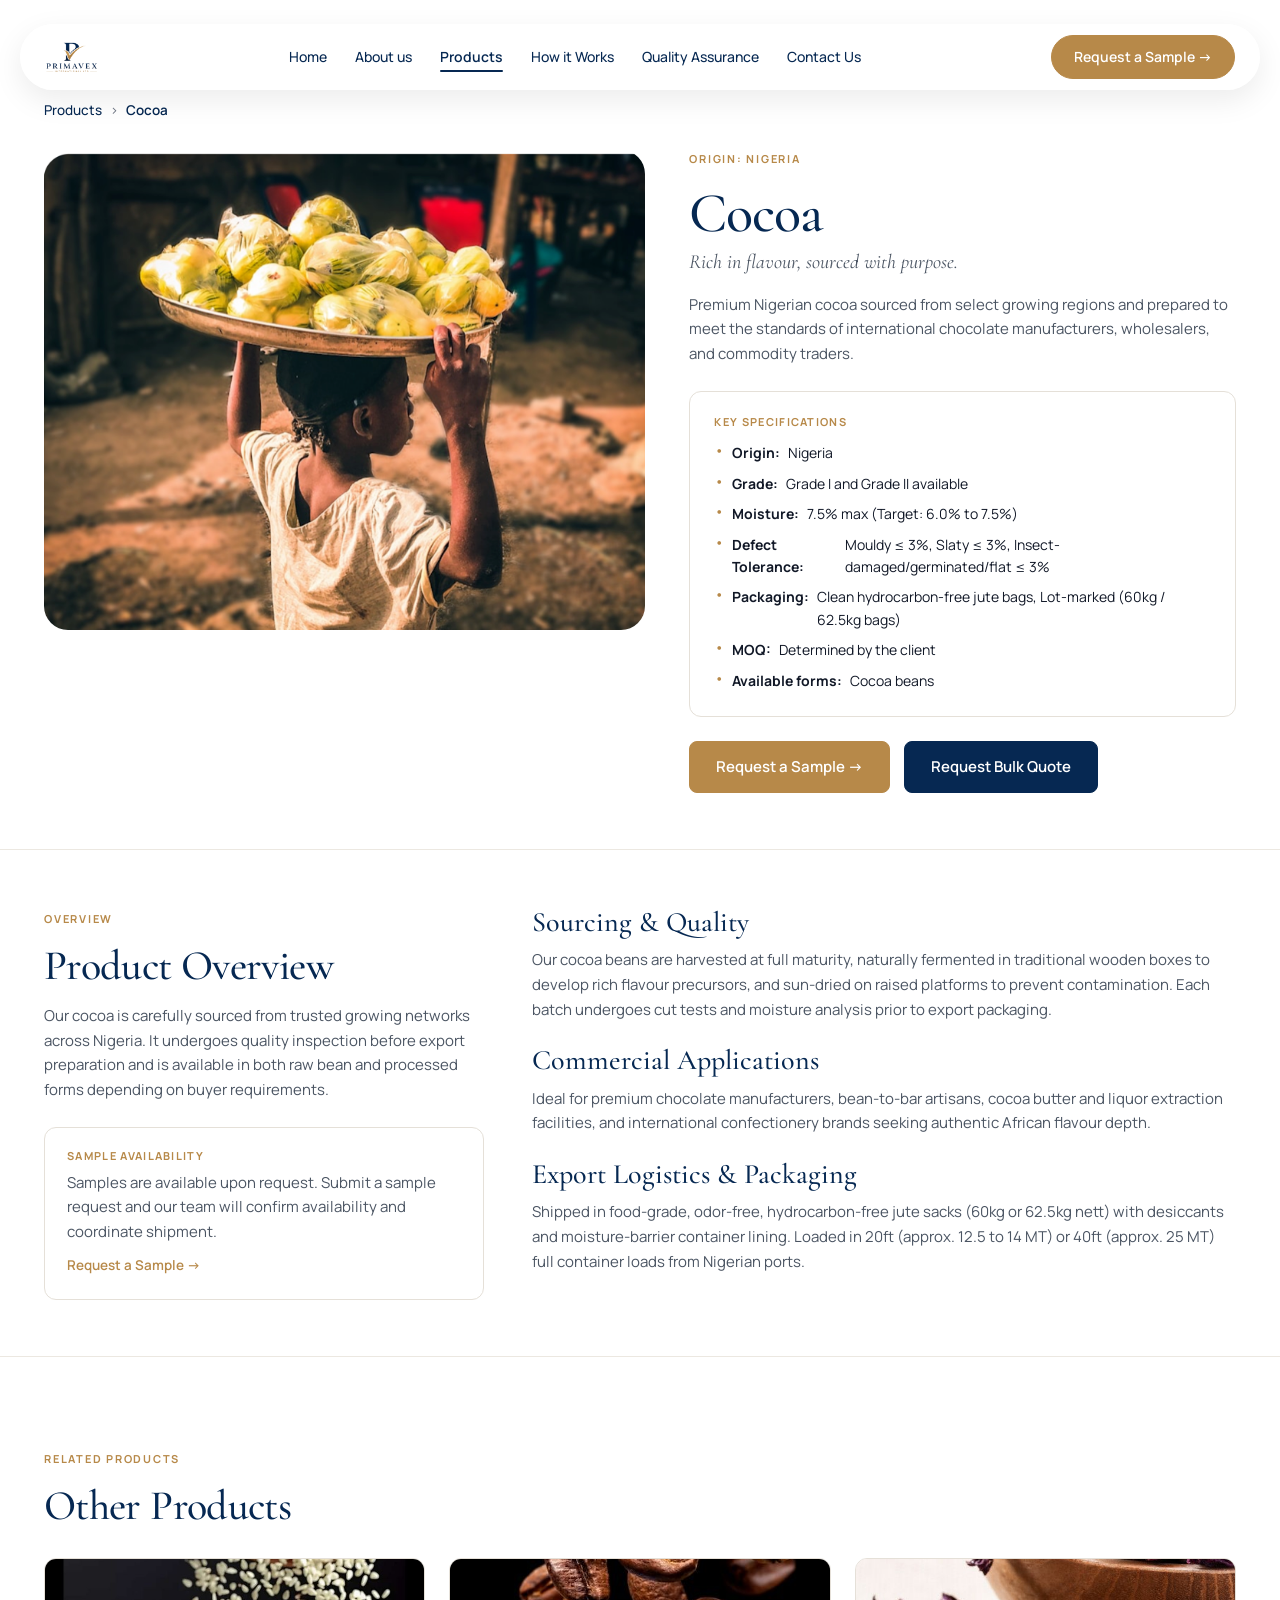
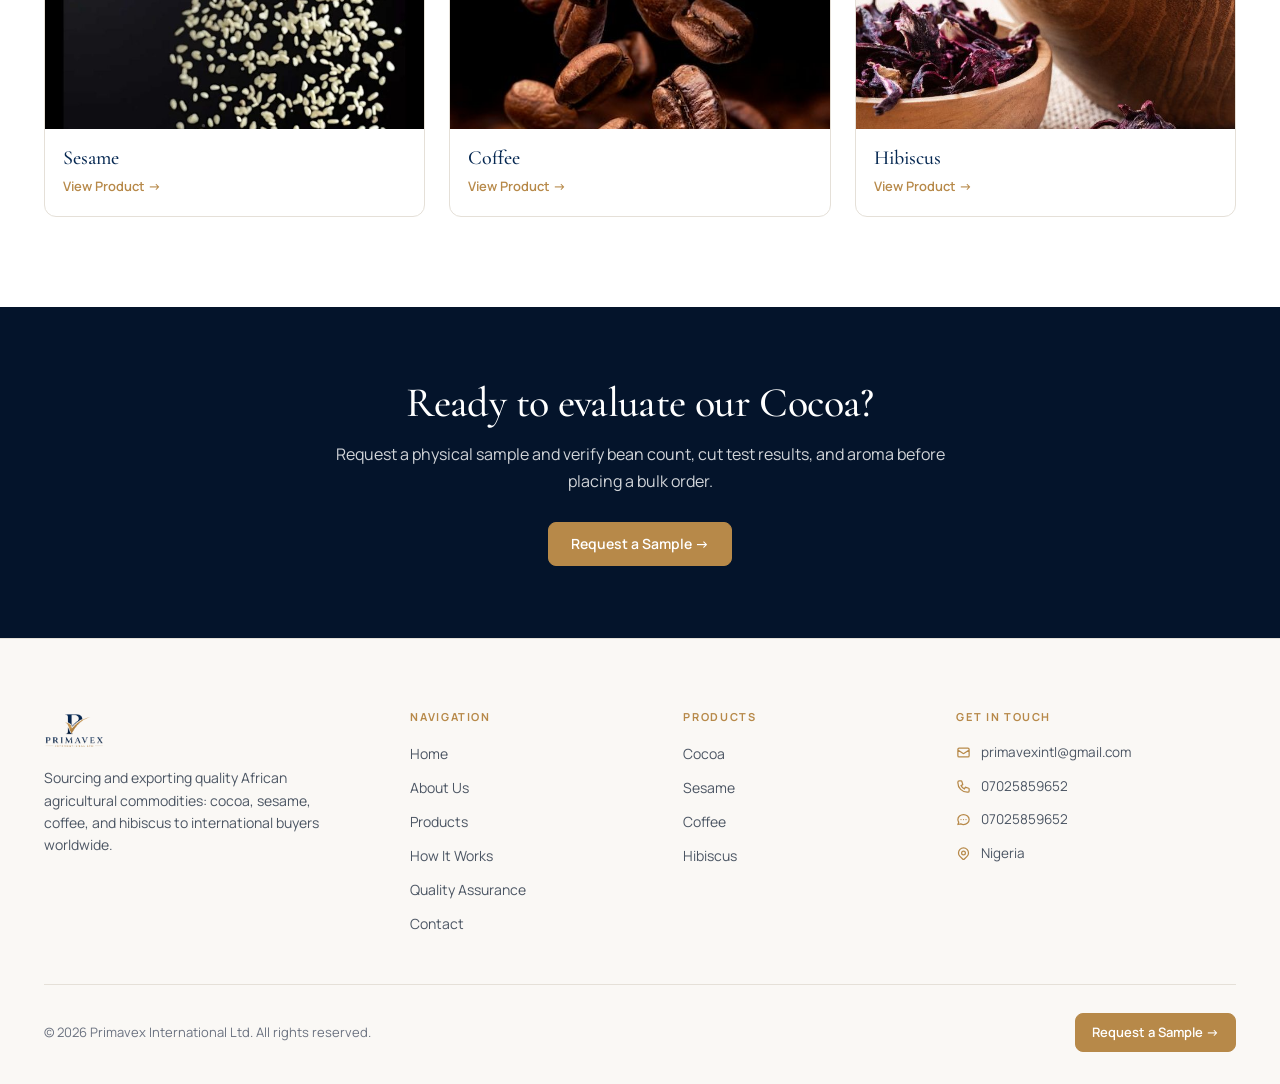
<file: cocoa.html>
<!DOCTYPE html>
<html lang="en">
<head>
  <meta charset="UTF-8">
  <meta name="viewport" content="width=device-width, initial-scale=1.0">
  <title>Cocoa Beans | Primavex International Ltd</title>
  <meta name="description" content="Premium Nigerian Cocoa Beans. Well-fermented, sun-dried, Grade I and Grade II available with full international export specifications.">
  <link rel="stylesheet" href="../assets/css/style.css">
  <link rel="icon" type="image/png" href="../assets/images/logo.png">
</head>
<body>

  <!-- Floating Frosted Glass Header Navigation -->
  <header class="header-wrapper">
    <nav class="nav-pill" aria-label="Main Navigation">
      <a href="../index.html" class="nav-brand" aria-label="Primavex Home">
        <img src="../assets/images/logo.png" alt="Primavex International Ltd Logo">
      </a>
      <ul class="nav-menu">
        <li><a href="../index.html" class="nav-link">Home</a></li>
        <li><a href="../about.html" class="nav-link">About us</a></li>
        <li><a href="../products.html" class="nav-link active">Products</a></li>
        <li><a href="../how-it-works.html" class="nav-link">How it Works</a></li>
        <li><a href="../quality-assurance.html" class="nav-link">Quality Assurance</a></li>
        <li><a href="../contact.html" class="nav-link">Contact Us</a></li>
      </ul>
      <div class="nav-actions">
        <a href="../request-sample.html?product=cocoa" class="btn btn-gold btn-pill">Request a Sample &rarr;</a>
        <button class="mobile-toggle" aria-label="Open mobile navigation menu">
          <svg fill="none" stroke="currentColor" stroke-width="2" viewBox="0 0 24 24">
            <path stroke-linecap="round" stroke-linejoin="round" d="M4 6h16M4 12h16M4 18h16"></path>
          </svg>
        </button>
      </div>
    </nav>
  </header>

  <!-- Mobile Navigation Drawer -->
  <div class="mobile-drawer" aria-hidden="true">
    <div class="mobile-drawer-content">
      <div>
        <div class="mobile-drawer-header">
          <img src="../assets/images/logo.png" alt="Primavex Logo" style="height: 32px;">
          <button class="mobile-drawer-close" aria-label="Close menu" style="background:none;border:none;cursor:pointer;font-size:24px;color:var(--primary-navy);">&times;</button>
        </div>
        <ul class="mobile-nav-links">
          <li><a href="../index.html" class="nav-link">Home</a></li>
          <li><a href="../about.html" class="nav-link">About us</a></li>
          <li><a href="../products.html" class="nav-link active">Products</a></li>
          <li><a href="../how-it-works.html" class="nav-link">How it Works</a></li>
          <li><a href="../quality-assurance.html" class="nav-link">Quality Assurance</a></li>
          <li><a href="../contact.html" class="nav-link">Contact Us</a></li>
        </ul>
      </div>
      <div style="margin-top: 32px;">
        <a href="../request-sample.html?product=cocoa" class="btn btn-gold btn-full">Request a Sample &rarr;</a>
      </div>
    </div>
  </div>

  <main id="main-content" style="padding-top: 100px;">
    <div class="container">
      <!-- Breadcrumbs -->
      <nav class="breadcrumbs" aria-label="Breadcrumb">
        <a href="../products.html">Products</a>
        <span>&rsaquo;</span>
        <span style="color: var(--primary-navy); font-weight: 600;">Cocoa</span>
      </nav>

      <!-- Product Hero Split -->
      <div class="product-detail-split">
        <div class="product-hero-image-box">
          <img src="../assets/images/cocoa-farmer.png" alt="Nigerian cocoa harvest in basket">
        </div>
        <div class="product-detail-info">
          <span class="eyebrow">ORIGIN: NIGERIA</span>
          <h1>Cocoa</h1>
          <p class="product-detail-subtitle">Rich in flavour, sourced with purpose.</p>
          <p>Premium Nigerian cocoa sourced from select growing regions and prepared to meet the standards of international chocolate manufacturers, wholesalers, and commodity traders.</p>

          <!-- Outline-Only Specifications Box -->
          <div class="specifications-box">
            <h4 class="specifications-box-title">KEY SPECIFICATIONS</h4>
            <ul class="specifications-list">
              <li><strong>Origin:</strong> Nigeria</li>
              <li><strong>Grade:</strong> Grade I and Grade II available</li>
              <li><strong>Moisture:</strong> 7.5% max (Target: 6.0% to 7.5%)</li>
              <li><strong>Defect Tolerance:</strong> Mouldy &le; 3%, Slaty &le; 3%, Insect-damaged/germinated/flat &le; 3%</li>
              <li><strong>Packaging:</strong> Clean hydrocarbon-free jute bags, Lot-marked (60kg / 62.5kg bags)</li>
              <li><strong>MOQ:</strong> Determined by the client</li>
              <li><strong>Available forms:</strong> Cocoa beans</li>
            </ul>
          </div>

          <div style="display: flex; gap: 14px; flex-wrap: wrap;">
            <a href="../request-sample.html?product=cocoa" class="btn btn-gold btn-lg">Request a Sample &rarr;</a>
            <a href="../contact.html?product=cocoa&type=quote" class="btn btn-navy btn-lg">Request Bulk Quote</a>
          </div>
        </div>
      </div>
    </div>

    <!-- Product Overview Section -->
    <section class="product-overview-section">
      <div class="container">
        <div class="overview-split">
          <div>
            <span class="eyebrow">OVERVIEW</span>
            <h2>Product Overview</h2>
            <p style="margin-top: 14px;">Our cocoa is carefully sourced from trusted growing networks across Nigeria. It undergoes quality inspection before export preparation and is available in both raw bean and processed forms depending on buyer requirements.</p>

            <div class="sample-availability-box">
              <h4>SAMPLE AVAILABILITY</h4>
              <p>Samples are available upon request. Submit a sample request and our team will confirm availability and coordinate shipment.</p>
              <a href="../request-sample.html?product=cocoa" style="display: inline-block; margin-top: 10px; font-weight: 600; color: var(--primary-gold); font-size: 13.5px;">Request a Sample &rarr;</a>
            </div>
          </div>

          <div>
            <h3 style="margin-bottom: 10px;">Sourcing &amp; Quality</h3>
            <p style="margin-bottom: 22px;">Our cocoa beans are harvested at full maturity, naturally fermented in traditional wooden boxes to develop rich flavour precursors, and sun-dried on raised platforms to prevent contamination. Each batch undergoes cut tests and moisture analysis prior to export packaging.</p>

            <h3 style="margin-bottom: 10px;">Commercial Applications</h3>
            <p style="margin-bottom: 22px;">Ideal for premium chocolate manufacturers, bean-to-bar artisans, cocoa butter and liquor extraction facilities, and international confectionery brands seeking authentic African flavour depth.</p>

            <h3 style="margin-bottom: 10px;">Export Logistics &amp; Packaging</h3>
            <p>Shipped in food-grade, odor-free, hydrocarbon-free jute sacks (60kg or 62.5kg nett) with desiccants and moisture-barrier container lining. Loaded in 20ft (approx. 12.5 to 14 MT) or 40ft (approx. 25 MT) full container loads from Nigerian ports.</p>
          </div>
        </div>
      </div>
    </section>

    <!-- Related Products Grid -->
    <section class="section-padding bg-white">
      <div class="container">
        <div style="margin-bottom: 24px;">
          <span class="eyebrow">RELATED PRODUCTS</span>
          <h2>Other Products</h2>
        </div>
        <div class="related-products-grid">
          <a href="sesame.html" class="related-product-card">
            <img src="../assets/images/sesame.jpg" alt="Sesame Seeds">
            <div class="related-product-card-body">
              <h4>Sesame</h4>
              <span>View Product &rarr;</span>
            </div>
          </a>
          <a href="coffee.html" class="related-product-card">
            <img src="../assets/images/coffee.jpg" alt="Coffee Beans">
            <div class="related-product-card-body">
              <h4>Coffee</h4>
              <span>View Product &rarr;</span>
            </div>
          </a>
          <a href="hibiscus.html" class="related-product-card">
            <img src="../assets/images/hibiscus.jpg" alt="Hibiscus Flowers">
            <div class="related-product-card-body">
              <h4>Hibiscus</h4>
              <span>View Product &rarr;</span>
            </div>
          </a>
        </div>
      </div>
    </section>

    <!-- Pre-Footer Dark CTA Banner -->
    <section class="cta-banner">
      <div class="container">
        <div class="cta-banner-inner">
          <h2>Ready to evaluate our Cocoa?</h2>
          <p>Request a physical sample and verify bean count, cut test results, and aroma before placing a bulk order.</p>
          <div class="cta-banner-buttons">
            <a href="../request-sample.html?product=cocoa" class="btn btn-gold">Request a Sample &rarr;</a>
          </div>
        </div>
      </div>
    </section>
  </main>

  <!-- Site Footer -->
  <footer class="site-footer">
    <div class="container">
      <div class="footer-grid">
        <div class="footer-brand">
          <a href="../index.html">
            <img src="../assets/images/logo.png" alt="Primavex Logo">
          </a>
          <p>Sourcing and exporting quality African agricultural commodities: cocoa, sesame, coffee, and hibiscus to international buyers worldwide.</p>
        </div>
        <div>
          <h4 class="footer-heading">NAVIGATION</h4>
          <ul class="footer-links">
            <li><a href="../index.html">Home</a></li>
            <li><a href="../about.html">About Us</a></li>
            <li><a href="../products.html">Products</a></li>
            <li><a href="../how-it-works.html">How It Works</a></li>
            <li><a href="../quality-assurance.html">Quality Assurance</a></li>
            <li><a href="../contact.html">Contact</a></li>
          </ul>
        </div>
        <div>
          <h4 class="footer-heading">PRODUCTS</h4>
          <ul class="footer-links">
            <li><a href="cocoa.html">Cocoa</a></li>
            <li><a href="sesame.html">Sesame</a></li>
            <li><a href="coffee.html">Coffee</a></li>
            <li><a href="hibiscus.html">Hibiscus</a></li>
          </ul>
        </div>
        <div>
          <h4 class="footer-heading">GET IN TOUCH</h4>
          <ul class="footer-contact-list">
            <li class="footer-contact-item">
              <svg fill="none" stroke="currentColor" stroke-width="2" viewBox="0 0 24 24">
                <path stroke-linecap="round" stroke-linejoin="round" d="M3 8l7.89 5.26a2 2 0 002.22 0L21 8M5 19h14a2 2 0 002-2V7a2 2 0 00-2-2H5a2 2 0 00-2 2v10a2 2 0 002 2z"></path>
              </svg>
              <a href="mailto:primavexintl@gmail.com">primavexintl@gmail.com</a>
            </li>
            <li class="footer-contact-item">
              <svg fill="none" stroke="currentColor" stroke-width="2" viewBox="0 0 24 24">
                <path stroke-linecap="round" stroke-linejoin="round" d="M3 5a2 2 0 012-2h3.28a1 1 0 01.948.684l1.498 4.493a1 1 0 01-.502 1.21l-2.257 1.13a11.042 11.042 0 005.516 5.516l1.13-2.257a1 1 0 011.21-.502l4.493 1.498a1 1 0 01.684.949V19a2 2 0 01-2 2h-1C9.716 21 3 14.284 3 6V5z"></path>
              </svg>
              <a href="tel:07025859652">07025859652</a>
            </li>
            <li class="footer-contact-item">
              <svg fill="none" stroke="currentColor" stroke-width="2" viewBox="0 0 24 24">
                <path stroke-linecap="round" stroke-linejoin="round" d="M8 12h.01M12 12h.01M16 12h.01M21 12c0 4.418-4.03 8-9 8a9.863 9.863 0 01-4.255-.949L3 20l1.395-3.72C3.512 15.042 3 13.574 3 12c0-4.418 4.03-8 9-8s9 3.582 9 8z"></path>
              </svg>
              <a href="https://wa.me/2347025859652" target="_blank" rel="noopener">07025859652</a>
            </li>
            <li class="footer-contact-item">
              <svg fill="none" stroke="currentColor" stroke-width="2" viewBox="0 0 24 24">
                <path stroke-linecap="round" stroke-linejoin="round" d="M17.657 16.657L13.414 20.9a1.998 1.998 0 01-2.827 0l-4.244-4.243a8 8 0 1111.314 0z"></path>
                <path stroke-linecap="round" stroke-linejoin="round" d="M15 11a3 3 0 11-6 0 3 3 0 016 0z"></path>
              </svg>
              <span>Nigeria</span>
            </li>
          </ul>
        </div>
      </div>
      <div class="footer-bottom">
        <div>&copy; 2026 Primavex International Ltd. All rights reserved.</div>
        <div>
          <a href="../request-sample.html" class="btn btn-gold btn-sm">Request a Sample &rarr;</a>
        </div>
      </div>
    </div>
  </footer>

  <script src="../assets/js/main.js"></script>
</body>
</html>
</file>
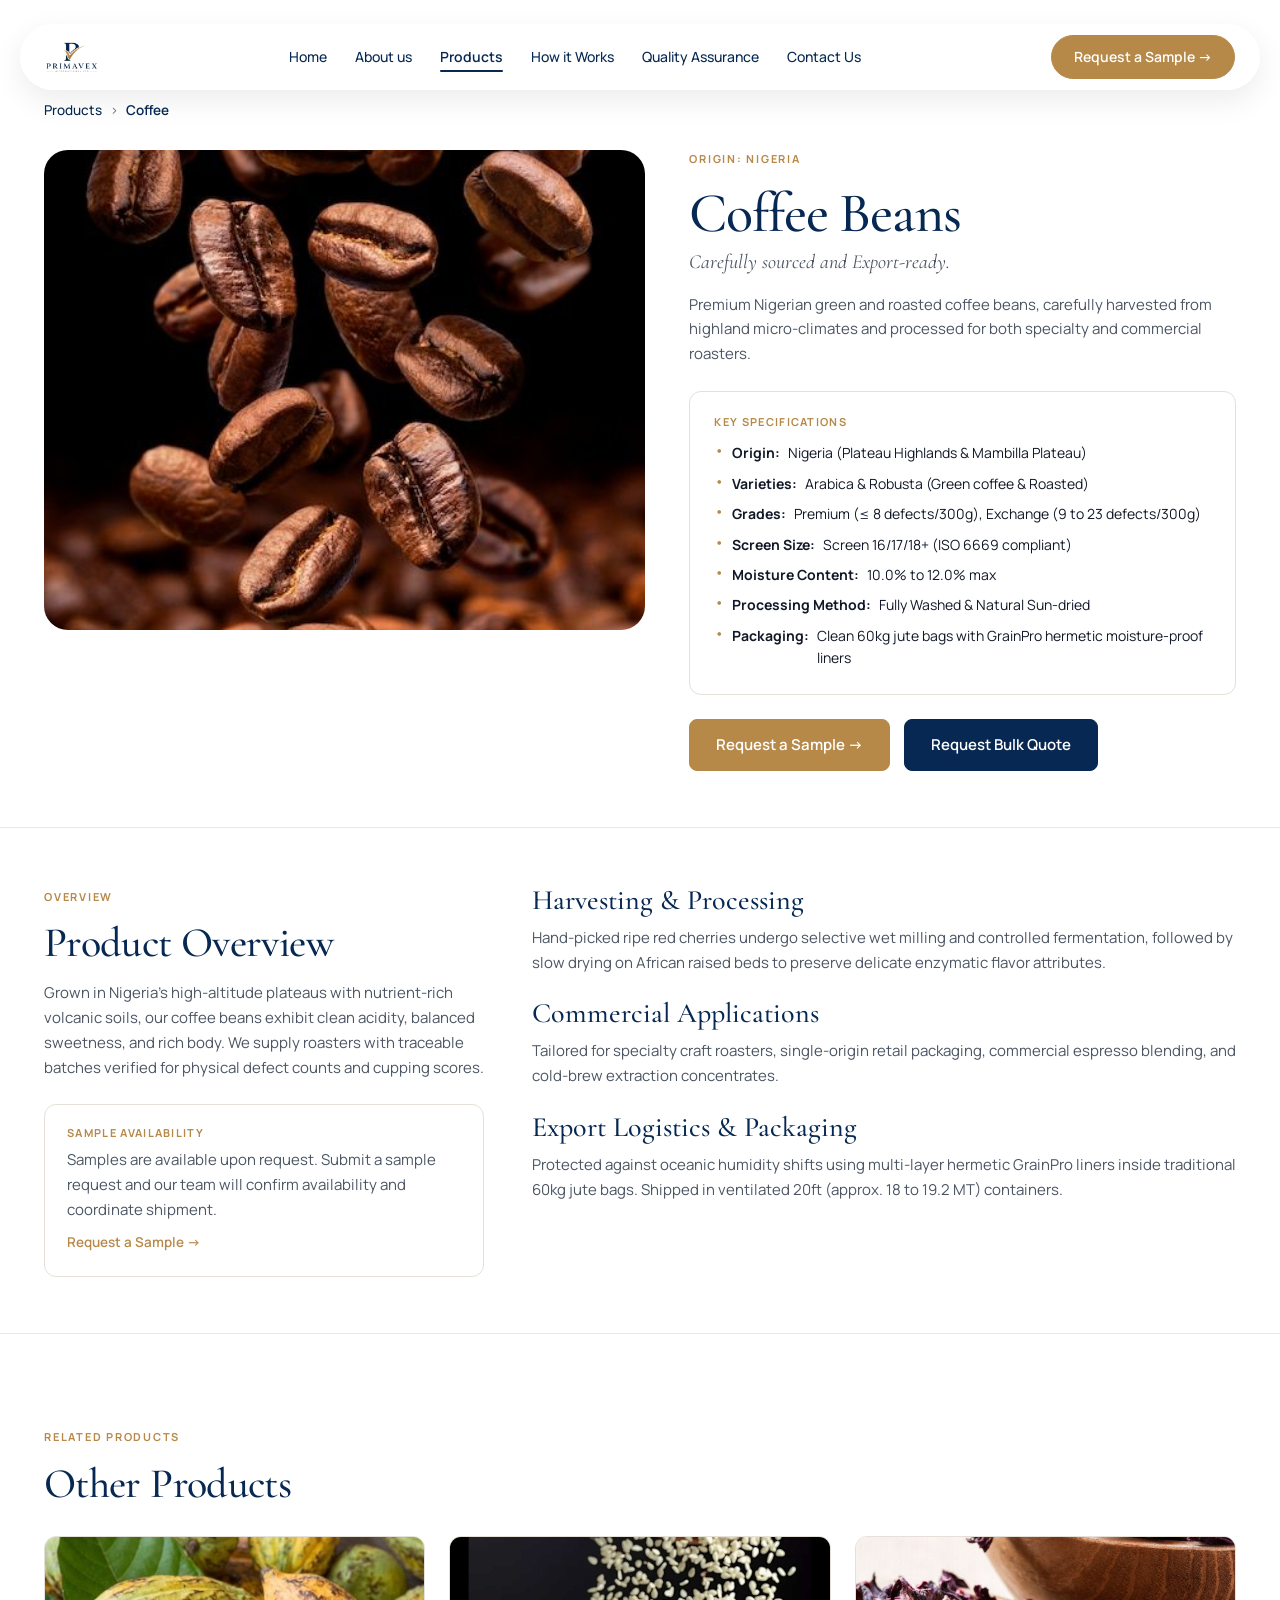
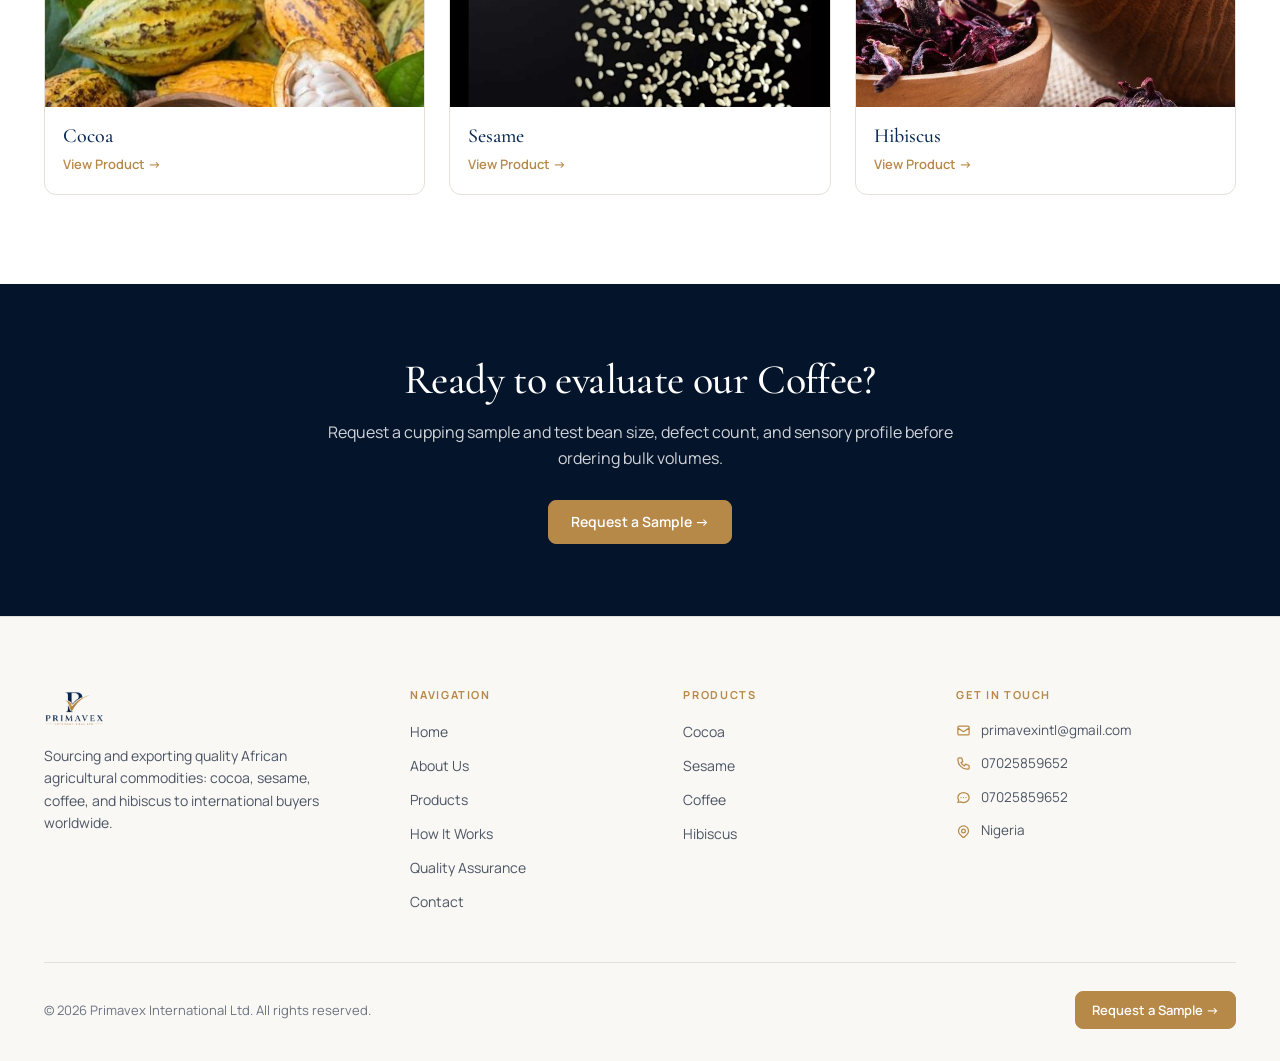
<file: coffee.html>
<!DOCTYPE html>
<html lang="en">
<head>
  <meta charset="UTF-8">
  <meta name="viewport" content="width=device-width, initial-scale=1.0">
  <title>Coffee Beans | Primavex International Ltd</title>
  <meta name="description" content="Export-grade Nigerian Green Coffee Beans (Arabica and Robusta). Premium & Exchange grades, screen-sized, moisture 10-12% with GrainPro hermetic lining.">
  <link rel="stylesheet" href="../assets/css/style.css">
  <link rel="icon" type="image/png" href="../assets/images/logo.png">
</head>
<body>

  <!-- Floating Frosted Glass Header Navigation -->
  <header class="header-wrapper">
    <nav class="nav-pill" aria-label="Main Navigation">
      <a href="../index.html" class="nav-brand" aria-label="Primavex Home">
        <img src="../assets/images/logo.png" alt="Primavex International Ltd Logo">
      </a>
      <ul class="nav-menu">
        <li><a href="../index.html" class="nav-link">Home</a></li>
        <li><a href="../about.html" class="nav-link">About us</a></li>
        <li><a href="../products.html" class="nav-link active">Products</a></li>
        <li><a href="../how-it-works.html" class="nav-link">How it Works</a></li>
        <li><a href="../quality-assurance.html" class="nav-link">Quality Assurance</a></li>
        <li><a href="../contact.html" class="nav-link">Contact Us</a></li>
      </ul>
      <div class="nav-actions">
        <a href="../request-sample.html?product=coffee" class="btn btn-gold btn-pill">Request a Sample &rarr;</a>
        <button class="mobile-toggle" aria-label="Open mobile navigation menu">
          <svg fill="none" stroke="currentColor" stroke-width="2" viewBox="0 0 24 24">
            <path stroke-linecap="round" stroke-linejoin="round" d="M4 6h16M4 12h16M4 18h16"></path>
          </svg>
        </button>
      </div>
    </nav>
  </header>

  <!-- Mobile Navigation Drawer -->
  <div class="mobile-drawer" aria-hidden="true">
    <div class="mobile-drawer-content">
      <div>
        <div class="mobile-drawer-header">
          <img src="../assets/images/logo.png" alt="Primavex Logo" style="height: 32px;">
          <button class="mobile-drawer-close" aria-label="Close menu" style="background:none;border:none;cursor:pointer;font-size:24px;color:var(--primary-navy);">&times;</button>
        </div>
        <ul class="mobile-nav-links">
          <li><a href="../index.html" class="nav-link">Home</a></li>
          <li><a href="../about.html" class="nav-link">About us</a></li>
          <li><a href="../products.html" class="nav-link active">Products</a></li>
          <li><a href="../how-it-works.html" class="nav-link">How it Works</a></li>
          <li><a href="../quality-assurance.html" class="nav-link">Quality Assurance</a></li>
          <li><a href="../contact.html" class="nav-link">Contact Us</a></li>
        </ul>
      </div>
      <div style="margin-top: 32px;">
        <a href="../request-sample.html?product=coffee" class="btn btn-gold btn-full">Request a Sample &rarr;</a>
      </div>
    </div>
  </div>

  <main id="main-content" style="padding-top: 100px;">
    <div class="container">
      <!-- Breadcrumbs -->
      <nav class="breadcrumbs" aria-label="Breadcrumb">
        <a href="../products.html">Products</a>
        <span>&rsaquo;</span>
        <span style="color: var(--primary-navy); font-weight: 600;">Coffee</span>
      </nav>

      <!-- Product Hero Split -->
      <div class="product-detail-split">
        <div class="product-hero-image-box">
          <img src="../assets/images/coffee.jpg" alt="Rich Nigerian coffee beans">
        </div>
        <div class="product-detail-info">
          <span class="eyebrow">ORIGIN: NIGERIA</span>
          <h1>Coffee Beans</h1>
          <p class="product-detail-subtitle">Carefully sourced and Export-ready.</p>
          <p>Premium Nigerian green and roasted coffee beans, carefully harvested from highland micro-climates and processed for both specialty and commercial roasters.</p>

          <!-- Outline-Only Specifications Box -->
          <div class="specifications-box">
            <h4 class="specifications-box-title">KEY SPECIFICATIONS</h4>
            <ul class="specifications-list">
              <li><strong>Origin:</strong> Nigeria (Plateau Highlands &amp; Mambilla Plateau)</li>
              <li><strong>Varieties:</strong> Arabica &amp; Robusta (Green coffee &amp; Roasted)</li>
              <li><strong>Grades:</strong> Premium (&le; 8 defects/300g), Exchange (9 to 23 defects/300g)</li>
              <li><strong>Screen Size:</strong> Screen 16/17/18+ (ISO 6669 compliant)</li>
              <li><strong>Moisture Content:</strong> 10.0% to 12.0% max</li>
              <li><strong>Processing Method:</strong> Fully Washed &amp; Natural Sun-dried</li>
              <li><strong>Packaging:</strong> Clean 60kg jute bags with GrainPro hermetic moisture-proof liners</li>
            </ul>
          </div>

          <div style="display: flex; gap: 14px; flex-wrap: wrap;">
            <a href="../request-sample.html?product=coffee" class="btn btn-gold btn-lg">Request a Sample &rarr;</a>
            <a href="../contact.html?product=coffee&type=quote" class="btn btn-navy btn-lg">Request Bulk Quote</a>
          </div>
        </div>
      </div>
    </div>

    <!-- Product Overview Section -->
    <section class="product-overview-section">
      <div class="container">
        <div class="overview-split">
          <div>
            <span class="eyebrow">OVERVIEW</span>
            <h2>Product Overview</h2>
            <p style="margin-top: 14px;">Grown in Nigeria's high-altitude plateaus with nutrient-rich volcanic soils, our coffee beans exhibit clean acidity, balanced sweetness, and rich body. We supply roasters with traceable batches verified for physical defect counts and cupping scores.</p>

            <div class="sample-availability-box">
              <h4>SAMPLE AVAILABILITY</h4>
              <p>Samples are available upon request. Submit a sample request and our team will confirm availability and coordinate shipment.</p>
              <a href="../request-sample.html?product=coffee" style="display: inline-block; margin-top: 10px; font-weight: 600; color: var(--primary-gold); font-size: 13.5px;">Request a Sample &rarr;</a>
            </div>
          </div>

          <div>
            <h3 style="margin-bottom: 10px;">Harvesting &amp; Processing</h3>
            <p style="margin-bottom: 22px;">Hand-picked ripe red cherries undergo selective wet milling and controlled fermentation, followed by slow drying on African raised beds to preserve delicate enzymatic flavor attributes.</p>

            <h3 style="margin-bottom: 10px;">Commercial Applications</h3>
            <p style="margin-bottom: 22px;">Tailored for specialty craft roasters, single-origin retail packaging, commercial espresso blending, and cold-brew extraction concentrates.</p>

            <h3 style="margin-bottom: 10px;">Export Logistics &amp; Packaging</h3>
            <p>Protected against oceanic humidity shifts using multi-layer hermetic GrainPro liners inside traditional 60kg jute bags. Shipped in ventilated 20ft (approx. 18 to 19.2 MT) containers.</p>
          </div>
        </div>
      </div>
    </section>

    <!-- Related Products Grid -->
    <section class="section-padding bg-white">
      <div class="container">
        <div style="margin-bottom: 24px;">
          <span class="eyebrow">RELATED PRODUCTS</span>
          <h2>Other Products</h2>
        </div>
        <div class="related-products-grid">
          <a href="cocoa.html" class="related-product-card">
            <img src="../assets/images/cocoa.jpg" alt="Cocoa Beans">
            <div class="related-product-card-body">
              <h4>Cocoa</h4>
              <span>View Product &rarr;</span>
            </div>
          </a>
          <a href="sesame.html" class="related-product-card">
            <img src="../assets/images/sesame.jpg" alt="Sesame Seeds">
            <div class="related-product-card-body">
              <h4>Sesame</h4>
              <span>View Product &rarr;</span>
            </div>
          </a>
          <a href="hibiscus.html" class="related-product-card">
            <img src="../assets/images/hibiscus.jpg" alt="Hibiscus Flowers">
            <div class="related-product-card-body">
              <h4>Hibiscus</h4>
              <span>View Product &rarr;</span>
            </div>
          </a>
        </div>
      </div>
    </section>

    <!-- Pre-Footer Dark CTA Banner -->
    <section class="cta-banner">
      <div class="container">
        <div class="cta-banner-inner">
          <h2>Ready to evaluate our Coffee?</h2>
          <p>Request a cupping sample and test bean size, defect count, and sensory profile before ordering bulk volumes.</p>
          <div class="cta-banner-buttons">
            <a href="../request-sample.html?product=coffee" class="btn btn-gold">Request a Sample &rarr;</a>
          </div>
        </div>
      </div>
    </section>
  </main>

  <!-- Site Footer -->
  <footer class="site-footer">
    <div class="container">
      <div class="footer-grid">
        <div class="footer-brand">
          <a href="../index.html">
            <img src="../assets/images/logo.png" alt="Primavex Logo">
          </a>
          <p>Sourcing and exporting quality African agricultural commodities: cocoa, sesame, coffee, and hibiscus to international buyers worldwide.</p>
        </div>
        <div>
          <h4 class="footer-heading">NAVIGATION</h4>
          <ul class="footer-links">
            <li><a href="../index.html">Home</a></li>
            <li><a href="../about.html">About Us</a></li>
            <li><a href="../products.html">Products</a></li>
            <li><a href="../how-it-works.html">How It Works</a></li>
            <li><a href="../quality-assurance.html">Quality Assurance</a></li>
            <li><a href="../contact.html">Contact</a></li>
          </ul>
        </div>
        <div>
          <h4 class="footer-heading">PRODUCTS</h4>
          <ul class="footer-links">
            <li><a href="cocoa.html">Cocoa</a></li>
            <li><a href="sesame.html">Sesame</a></li>
            <li><a href="coffee.html">Coffee</a></li>
            <li><a href="hibiscus.html">Hibiscus</a></li>
          </ul>
        </div>
        <div>
          <h4 class="footer-heading">GET IN TOUCH</h4>
          <ul class="footer-contact-list">
            <li class="footer-contact-item">
              <svg fill="none" stroke="currentColor" stroke-width="2" viewBox="0 0 24 24">
                <path stroke-linecap="round" stroke-linejoin="round" d="M3 8l7.89 5.26a2 2 0 002.22 0L21 8M5 19h14a2 2 0 002-2V7a2 2 0 00-2-2H5a2 2 0 00-2 2v10a2 2 0 002 2z"></path>
              </svg>
              <a href="mailto:primavexintl@gmail.com">primavexintl@gmail.com</a>
            </li>
            <li class="footer-contact-item">
              <svg fill="none" stroke="currentColor" stroke-width="2" viewBox="0 0 24 24">
                <path stroke-linecap="round" stroke-linejoin="round" d="M3 5a2 2 0 012-2h3.28a1 1 0 01.948.684l1.498 4.493a1 1 0 01-.502 1.21l-2.257 1.13a11.042 11.042 0 005.516 5.516l1.13-2.257a1 1 0 011.21-.502l4.493 1.498a1 1 0 01.684.949V19a2 2 0 01-2 2h-1C9.716 21 3 14.284 3 6V5z"></path>
              </svg>
              <a href="tel:07025859652">07025859652</a>
            </li>
            <li class="footer-contact-item">
              <svg fill="none" stroke="currentColor" stroke-width="2" viewBox="0 0 24 24">
                <path stroke-linecap="round" stroke-linejoin="round" d="M8 12h.01M12 12h.01M16 12h.01M21 12c0 4.418-4.03 8-9 8a9.863 9.863 0 01-4.255-.949L3 20l1.395-3.72C3.512 15.042 3 13.574 3 12c0-4.418 4.03-8 9-8s9 3.582 9 8z"></path>
              </svg>
              <a href="https://wa.me/2347025859652" target="_blank" rel="noopener">07025859652</a>
            </li>
            <li class="footer-contact-item">
              <svg fill="none" stroke="currentColor" stroke-width="2" viewBox="0 0 24 24">
                <path stroke-linecap="round" stroke-linejoin="round" d="M17.657 16.657L13.414 20.9a1.998 1.998 0 01-2.827 0l-4.244-4.243a8 8 0 1111.314 0z"></path>
                <path stroke-linecap="round" stroke-linejoin="round" d="M15 11a3 3 0 11-6 0 3 3 0 016 0z"></path>
              </svg>
              <span>Nigeria</span>
            </li>
          </ul>
        </div>
      </div>
      <div class="footer-bottom">
        <div>&copy; 2026 Primavex International Ltd. All rights reserved.</div>
        <div>
          <a href="../request-sample.html" class="btn btn-gold btn-sm">Request a Sample &rarr;</a>
        </div>
      </div>
    </div>
  </footer>

  <script src="../assets/js/main.js"></script>
</body>
</html>
</file>
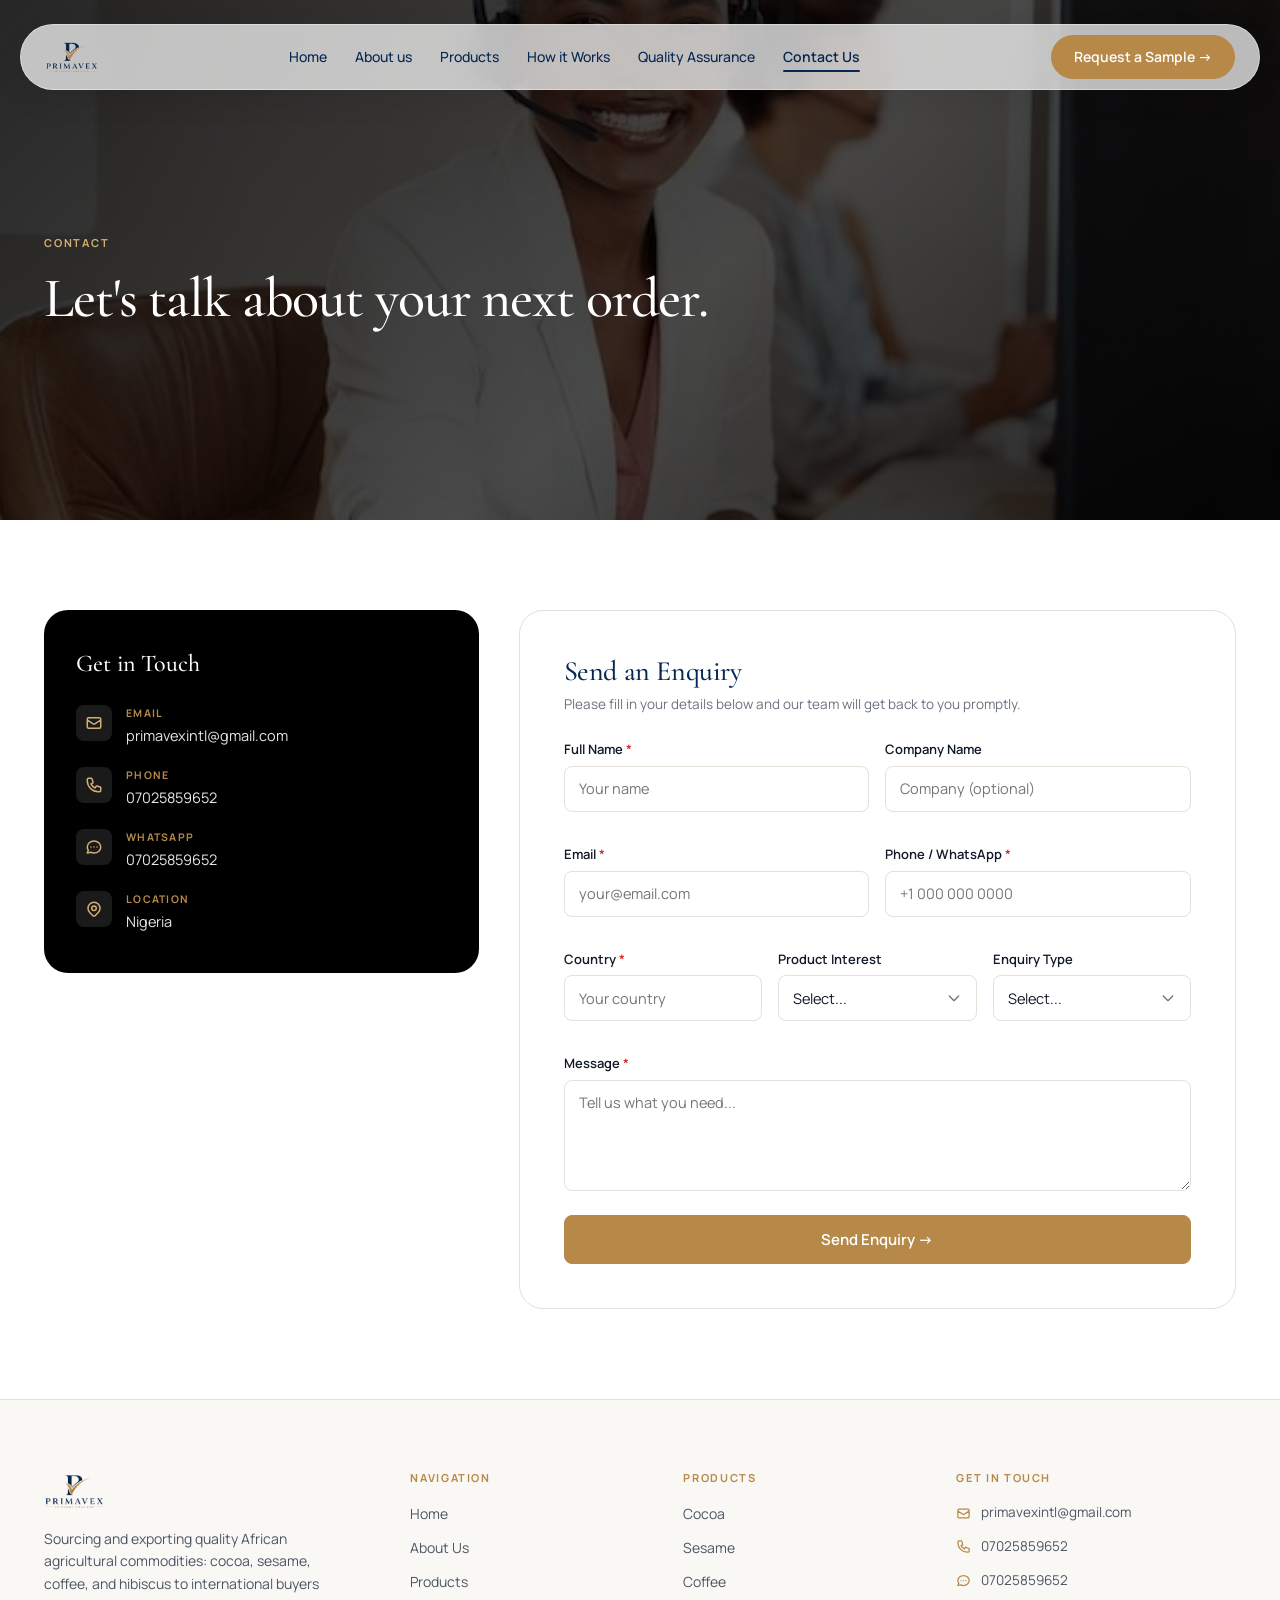
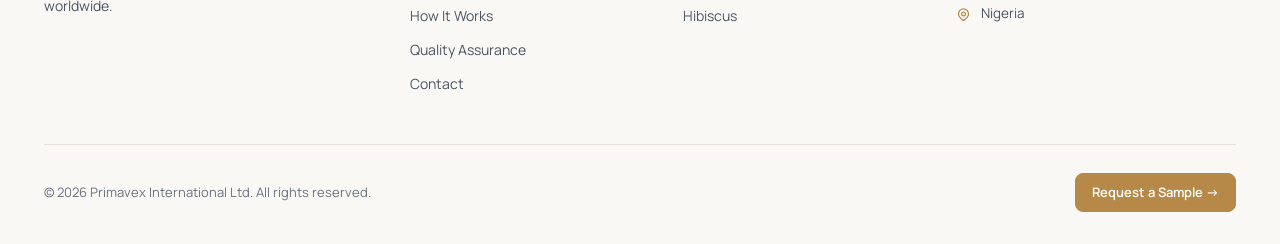
<file: contact.html>
<!DOCTYPE html>
<html lang="en">
<head>
  <meta charset="UTF-8">
  <meta name="viewport" content="width=device-width, initial-scale=1.0">
  <title>Contact Us | Primavex International Ltd</title>
  <meta name="description" content="Get in touch with Primavex International Ltd for export enquiries, bulk pricing quotes, custom packaging specifications, or trade partnerships.">
  <meta name="robots" content="index, follow">
  <link rel="canonical" href="https://primavex-website.vercel.app/contact.html">

  <!-- Open Graph / Facebook -->
  <meta property="og:type" content="website">
  <meta property="og:site_name" content="Primavex International Ltd">
  <meta property="og:title" content="Contact Us | Primavex International Ltd">
  <meta property="og:description" content="Get in touch with Primavex International Ltd for export enquiries, bulk pricing quotes, custom packaging specifications, or trade partnerships.">
  <meta property="og:url" content="https://primavex-website.vercel.app/contact.html">
  <meta property="og:image" content="https://primavex-website.vercel.app/assets/images/hero-contact.jpg">

  <!-- Twitter / X Card -->
  <meta name="twitter:card" content="summary_large_image">
  <meta name="twitter:title" content="Contact Us | Primavex International Ltd">
  <meta name="twitter:description" content="Get in touch with Primavex International Ltd for export enquiries, bulk pricing quotes, custom packaging specifications, or trade partnerships.">
  <meta name="twitter:image" content="https://primavex-website.vercel.app/assets/images/hero-contact.jpg">

  <!-- Favicon & Touch Icons -->
  <link rel="icon" type="image/png" href="assets/images/logo.png">
  <link rel="apple-touch-icon" href="assets/images/logo.png">
  <meta name="theme-color" content="#062852">

  <!-- Stylesheet -->
  <link rel="stylesheet" href="assets/css/style.css">
</head>
<body>

  <!-- Floating Frosted Glass Header Navigation -->
  <header class="header-wrapper">
    <nav class="nav-pill" aria-label="Main Navigation">
      <a href="index.html" class="nav-brand" aria-label="Primavex Home">
        <img src="assets/images/logo.png" alt="Primavex International Ltd Logo">
      </a>
      <ul class="nav-menu">
        <li><a href="index.html" class="nav-link">Home</a></li>
        <li><a href="about.html" class="nav-link">About us</a></li>
        <li><a href="products.html" class="nav-link">Products</a></li>
        <li><a href="how-it-works.html" class="nav-link">How it Works</a></li>
        <li><a href="quality-assurance.html" class="nav-link">Quality Assurance</a></li>
        <li><a href="contact.html" class="nav-link active">Contact Us</a></li>
      </ul>
      <div class="nav-actions">
        <a href="request-sample.html" class="btn btn-gold btn-pill">Request a Sample &rarr;</a>
        <button class="mobile-toggle" aria-label="Open mobile navigation menu">
          <svg fill="none" stroke="currentColor" stroke-width="2" viewBox="0 0 24 24">
            <path stroke-linecap="round" stroke-linejoin="round" d="M4 6h16M4 12h16M4 18h16"></path>
          </svg>
        </button>
      </div>
    </nav>
  </header>

  <!-- Mobile Navigation Drawer -->
  <div class="mobile-drawer" aria-hidden="true">
    <div class="mobile-drawer-content">
      <div>
        <div class="mobile-drawer-header">
          <img src="assets/images/logo.png" alt="Primavex Logo" style="height: 32px;">
          <button class="mobile-drawer-close" aria-label="Close menu" style="background:none;border:none;cursor:pointer;font-size:24px;color:var(--primary-navy);">&times;</button>
        </div>
        <ul class="mobile-nav-links">
          <li><a href="index.html" class="nav-link">Home</a></li>
          <li><a href="about.html" class="nav-link">About us</a></li>
          <li><a href="products.html" class="nav-link">Products</a></li>
          <li><a href="how-it-works.html" class="nav-link">How it Works</a></li>
          <li><a href="quality-assurance.html" class="nav-link">Quality Assurance</a></li>
          <li><a href="contact.html" class="nav-link active">Contact Us</a></li>
        </ul>
      </div>
      <div style="margin-top: 32px;">
        <a href="request-sample.html" class="btn btn-gold btn-full">Request a Sample &rarr;</a>
      </div>
    </div>
  </div>

  <main id="main-content">
    <!-- Hero Section -->
    <section class="hero-wrapper" style="background-image: url('assets/images/hero-contact.jpg');">
      <div class="hero-overlay"></div>
      <div class="container">
        <div class="hero-content">
          <span class="eyebrow eyebrow-light">CONTACT</span>
          <h1>Let's talk about your next order.</h1>
        </div>
      </div>
    </section>

    <!-- Contact & Enquiry Form Section (Pure White Page Background) -->
    <section class="section-padding bg-white">
      <div class="container">
        <div class="contact-page-split">
          <!-- Left: Black Contact Information Card -->
          <div class="contact-sidebar-black">
            <h3>Get in Touch</h3>
            <ul class="contact-info-list">
              <li class="contact-info-item">
                <div class="contact-icon-box">
                  <svg width="18" height="18" fill="none" stroke="currentColor" stroke-width="2" viewBox="0 0 24 24">
                    <path stroke-linecap="round" stroke-linejoin="round" d="M3 8l7.89 5.26a2 2 0 002.22 0L21 8M5 19h14a2 2 0 002-2V7a2 2 0 00-2-2H5a2 2 0 00-2 2v10a2 2 0 002 2z"></path>
                  </svg>
                </div>
                <div>
                  <div class="contact-label">EMAIL</div>
                  <div class="contact-value"><a href="mailto:primavexintl@gmail.com">primavexintl@gmail.com</a></div>
                </div>
              </li>

              <li class="contact-info-item">
                <div class="contact-icon-box">
                  <svg width="18" height="18" fill="none" stroke="currentColor" stroke-width="2" viewBox="0 0 24 24">
                    <path stroke-linecap="round" stroke-linejoin="round" d="M3 5a2 2 0 012-2h3.28a1 1 0 01.948.684l1.498 4.493a1 1 0 01-.502 1.21l-2.257 1.13a11.042 11.042 0 005.516 5.516l1.13-2.257a1 1 0 011.21-.502l4.493 1.498a1 1 0 01.684.949V19a2 2 0 01-2 2h-1C9.716 21 3 14.284 3 6V5z"></path>
                  </svg>
                </div>
                <div>
                  <div class="contact-label">PHONE</div>
                  <div class="contact-value"><a href="tel:07025859652">07025859652</a></div>
                </div>
              </li>

              <li class="contact-info-item">
                <div class="contact-icon-box">
                  <svg width="18" height="18" fill="none" stroke="currentColor" stroke-width="2" viewBox="0 0 24 24">
                    <path stroke-linecap="round" stroke-linejoin="round" d="M8 12h.01M12 12h.01M16 12h.01M21 12c0 4.418-4.03 8-9 8a9.863 9.863 0 01-4.255-.949L3 20l1.395-3.72C3.512 15.042 3 13.574 3 12c0-4.418 4.03-8 9-8s9 3.582 9 8z"></path>
                  </svg>
                </div>
                <div>
                  <div class="contact-label">WHATSAPP</div>
                  <div class="contact-value"><a href="https://wa.me/2347025859652" target="_blank" rel="noopener noreferrer">07025859652</a></div>
                </div>
              </li>

              <li class="contact-info-item">
                <div class="contact-icon-box">
                  <svg width="18" height="18" fill="none" stroke="currentColor" stroke-width="2" viewBox="0 0 24 24">
                    <path stroke-linecap="round" stroke-linejoin="round" d="M17.657 16.657L13.414 20.9a1.998 1.998 0 01-2.827 0l-4.244-4.243a8 8 0 1111.314 0z"></path>
                    <path stroke-linecap="round" stroke-linejoin="round" d="M15 11a3 3 0 11-6 0 3 3 0 016 0z"></path>
                  </svg>
                </div>
                <div>
                  <div class="contact-label">LOCATION</div>
                  <div class="contact-value">Nigeria</div>
                </div>
              </li>
            </ul>
          </div>

          <!-- Right: White Enquiry Form Card -->
          <div class="form-card">
            <div id="contact-form-wrapper">
              <h2>Send an Enquiry</h2>
              <p class="form-note" style="margin-bottom: 24px;">Please fill in your details below and our team will get back to you promptly.</p>

              <form id="contact-enquiry-form" novalidate>
                <!-- Security Honeypot Anti-Spam Field -->
                <div style="display: none !important; opacity: 0; position: absolute; left: -9999px;" aria-hidden="true">
                  <label for="contact_bot_check">Leave this blank</label>
                  <input type="text" id="contact_bot_check" name="bot_check" tabindex="-1" autocomplete="off">
                </div>

                <div class="form-grid-2">
                  <div class="form-group" id="group-contact-name">
                    <label for="contact-name" class="form-label">Full Name <span class="required">*</span></label>
                    <input type="text" id="contact-name" name="name" class="form-control" placeholder="Your name" required>
                    <span class="error-text">Please enter your full name.</span>
                  </div>

                  <div class="form-group" id="group-contact-company">
                    <label for="contact-company" class="form-label">Company Name</label>
                    <input type="text" id="contact-company" name="company" class="form-control" placeholder="Company (optional)">
                  </div>
                </div>

                <div class="form-grid-2">
                  <div class="form-group" id="group-contact-email">
                    <label for="contact-email" class="form-label">Email <span class="required">*</span></label>
                    <input type="email" id="contact-email" name="email" class="form-control" placeholder="your@email.com" required>
                    <span class="error-text">Please enter a valid email address.</span>
                  </div>

                  <div class="form-group" id="group-contact-phone">
                    <label for="contact-phone" class="form-label">Phone / WhatsApp <span class="required">*</span></label>
                    <input type="tel" id="contact-phone" name="phone" class="form-control" placeholder="+1 000 000 0000" required>
                    <span class="error-text">Please enter your phone or WhatsApp number.</span>
                  </div>
                </div>

                <div class="form-grid-3">
                  <div class="form-group" id="group-contact-country">
                    <label for="contact-country" class="form-label">Country <span class="required">*</span></label>
                    <input type="text" id="contact-country" name="country" class="form-control" placeholder="Your country" required>
                    <span class="error-text">Please enter your country.</span>
                  </div>

                  <div class="form-group" id="group-contact-product">
                    <label for="contact-product" class="form-label">Product Interest</label>
                    <select id="contact-product" name="product" class="form-control">
                      <option value="">Select...</option>
                      <option value="cocoa">Cocoa Beans</option>
                      <option value="sesame">Sesame Seeds</option>
                      <option value="coffee">Coffee Beans</option>
                      <option value="hibiscus">Hibiscus Flowers</option>
                      <option value="other">Other / Product not listed</option>
                    </select>
                  </div>

                  <div class="form-group" id="group-contact-type">
                    <label for="contact-type" class="form-label">Enquiry Type</label>
                    <select id="contact-type" name="enquiry_type" class="form-control">
                      <option value="">Select...</option>
                      <option value="quote">Bulk Pricing Quote</option>
                      <option value="specs">Custom Size / Packaging / Quantity</option>
                      <option value="logistics">Shipping &amp; Logistics</option>
                      <option value="general">General Enquiry</option>
                    </select>
                  </div>
                </div>

                <!-- Conditional field for unlisted products or custom packaging -->
                <div class="conditional-field" id="contact-custom-field">
                  <div class="form-group">
                    <label for="contact-custom-details" class="form-label">Specify Custom Commodity or Packaging Requirement</label>
                    <input type="text" id="contact-custom-details" name="custom_details" class="form-control" placeholder="e.g. Unlisted product name, custom 100kg batch, special packaging...">
                  </div>
                </div>

                <div class="form-group" id="group-contact-message">
                  <label for="contact-message" class="form-label">Message <span class="required">*</span></label>
                  <textarea id="contact-message" name="message" class="form-control" placeholder="Tell us what you need..." rows="4" required></textarea>
                  <span class="error-text">Please write your message or enquiry.</span>
                </div>

                <button type="submit" class="btn btn-gold btn-full btn-lg" style="margin-top: 8px;">Send Enquiry &rarr;</button>
              </form>
            </div>

            <!-- Submission Confirmation Card -->
            <div id="contact-success-card" class="form-success-card">
              <div class="success-icon-circle">
                <svg fill="none" stroke="currentColor" stroke-width="2.5" viewBox="0 0 24 24">
                  <path stroke-linecap="round" stroke-linejoin="round" d="M5 13l4 4L19 7"></path>
                </svg>
              </div>
              <h3 style="font-size: 24px; margin-bottom: 8px;">Enquiry Received</h3>
              <p style="margin-bottom: 24px;">Thank you for contacting Primavex International Ltd. Our export team has received your message and will respond within 24 hours.</p>
              <div style="background: var(--warm-surface); border: 1px solid var(--border-color); border-radius: 12px; padding: 20px; text-align: left; margin-bottom: 24px;">
                <p style="font-size: 13.5px; margin-bottom: 4px;"><strong>Direct WhatsApp Line:</strong></p>
                <p style="font-size: 13.5px;"><a href="https://wa.me/2347025859652" target="_blank" rel="noopener noreferrer" style="color: var(--primary-gold); font-weight: 600;">07025859652</a></p>
              </div>
              <button type="button" class="btn btn-outline-navy" onclick="location.reload();">Send Another Message</button>
            </div>
          </div>
        </div>
      </div>
    </section>
  </main>

  <!-- Site Footer -->
  <footer class="site-footer">
    <div class="container">
      <div class="footer-grid">
        <div class="footer-brand">
          <a href="index.html">
            <img src="assets/images/logo.png" alt="Primavex Logo">
          </a>
          <p>Sourcing and exporting quality African agricultural commodities: cocoa, sesame, coffee, and hibiscus to international buyers worldwide.</p>
        </div>
        <div>
          <h4 class="footer-heading">NAVIGATION</h4>
          <ul class="footer-links">
            <li><a href="index.html">Home</a></li>
            <li><a href="about.html">About Us</a></li>
            <li><a href="products.html">Products</a></li>
            <li><a href="how-it-works.html">How It Works</a></li>
            <li><a href="quality-assurance.html">Quality Assurance</a></li>
            <li><a href="contact.html">Contact</a></li>
          </ul>
        </div>
        <div>
          <h4 class="footer-heading">PRODUCTS</h4>
          <ul class="footer-links">
            <li><a href="products/cocoa.html">Cocoa</a></li>
            <li><a href="products/sesame.html">Sesame</a></li>
            <li><a href="products/coffee.html">Coffee</a></li>
            <li><a href="products/hibiscus.html">Hibiscus</a></li>
          </ul>
        </div>
        <div>
          <h4 class="footer-heading">GET IN TOUCH</h4>
          <ul class="footer-contact-list">
            <li class="footer-contact-item">
              <svg fill="none" stroke="currentColor" stroke-width="2" viewBox="0 0 24 24">
                <path stroke-linecap="round" stroke-linejoin="round" d="M3 8l7.89 5.26a2 2 0 002.22 0L21 8M5 19h14a2 2 0 002-2V7a2 2 0 00-2-2H5a2 2 0 00-2 2v10a2 2 0 002 2z"></path>
              </svg>
              <a href="mailto:primavexintl@gmail.com">primavexintl@gmail.com</a>
            </li>
            <li class="footer-contact-item">
              <svg fill="none" stroke="currentColor" stroke-width="2" viewBox="0 0 24 24">
                <path stroke-linecap="round" stroke-linejoin="round" d="M3 5a2 2 0 012-2h3.28a1 1 0 01.948.684l1.498 4.493a1 1 0 01-.502 1.21l-2.257 1.13a11.042 11.042 0 005.516 5.516l1.13-2.257a1 1 0 011.21-.502l4.493 1.498a1 1 0 01.684.949V19a2 2 0 01-2 2h-1C9.716 21 3 14.284 3 6V5z"></path>
              </svg>
              <a href="tel:07025859652">07025859652</a>
            </li>
            <li class="footer-contact-item">
              <svg fill="none" stroke="currentColor" stroke-width="2" viewBox="0 0 24 24">
                <path stroke-linecap="round" stroke-linejoin="round" d="M8 12h.01M12 12h.01M16 12h.01M21 12c0 4.418-4.03 8-9 8a9.863 9.863 0 01-4.255-.949L3 20l1.395-3.72C3.512 15.042 3 13.574 3 12c0-4.418 4.03-8 9-8s9 3.582 9 8z"></path>
              </svg>
              <a href="https://wa.me/2347025859652" target="_blank" rel="noopener noreferrer">07025859652</a>
            </li>
            <li class="footer-contact-item">
              <svg fill="none" stroke="currentColor" stroke-width="2" viewBox="0 0 24 24">
                <path stroke-linecap="round" stroke-linejoin="round" d="M17.657 16.657L13.414 20.9a1.998 1.998 0 01-2.827 0l-4.244-4.243a8 8 0 1111.314 0z"></path>
                <path stroke-linecap="round" stroke-linejoin="round" d="M15 11a3 3 0 11-6 0 3 3 0 016 0z"></path>
              </svg>
              <span>Nigeria</span>
            </li>
          </ul>
        </div>
      </div>
      <div class="footer-bottom">
        <div>&copy; 2026 Primavex International Ltd. All rights reserved.</div>
        <div>
          <a href="request-sample.html" class="btn btn-gold btn-sm">Request a Sample &rarr;</a>
        </div>
      </div>
    </div>
  </footer>

  <script src="assets/js/main.js"></script>
</body>
</html>
</file>
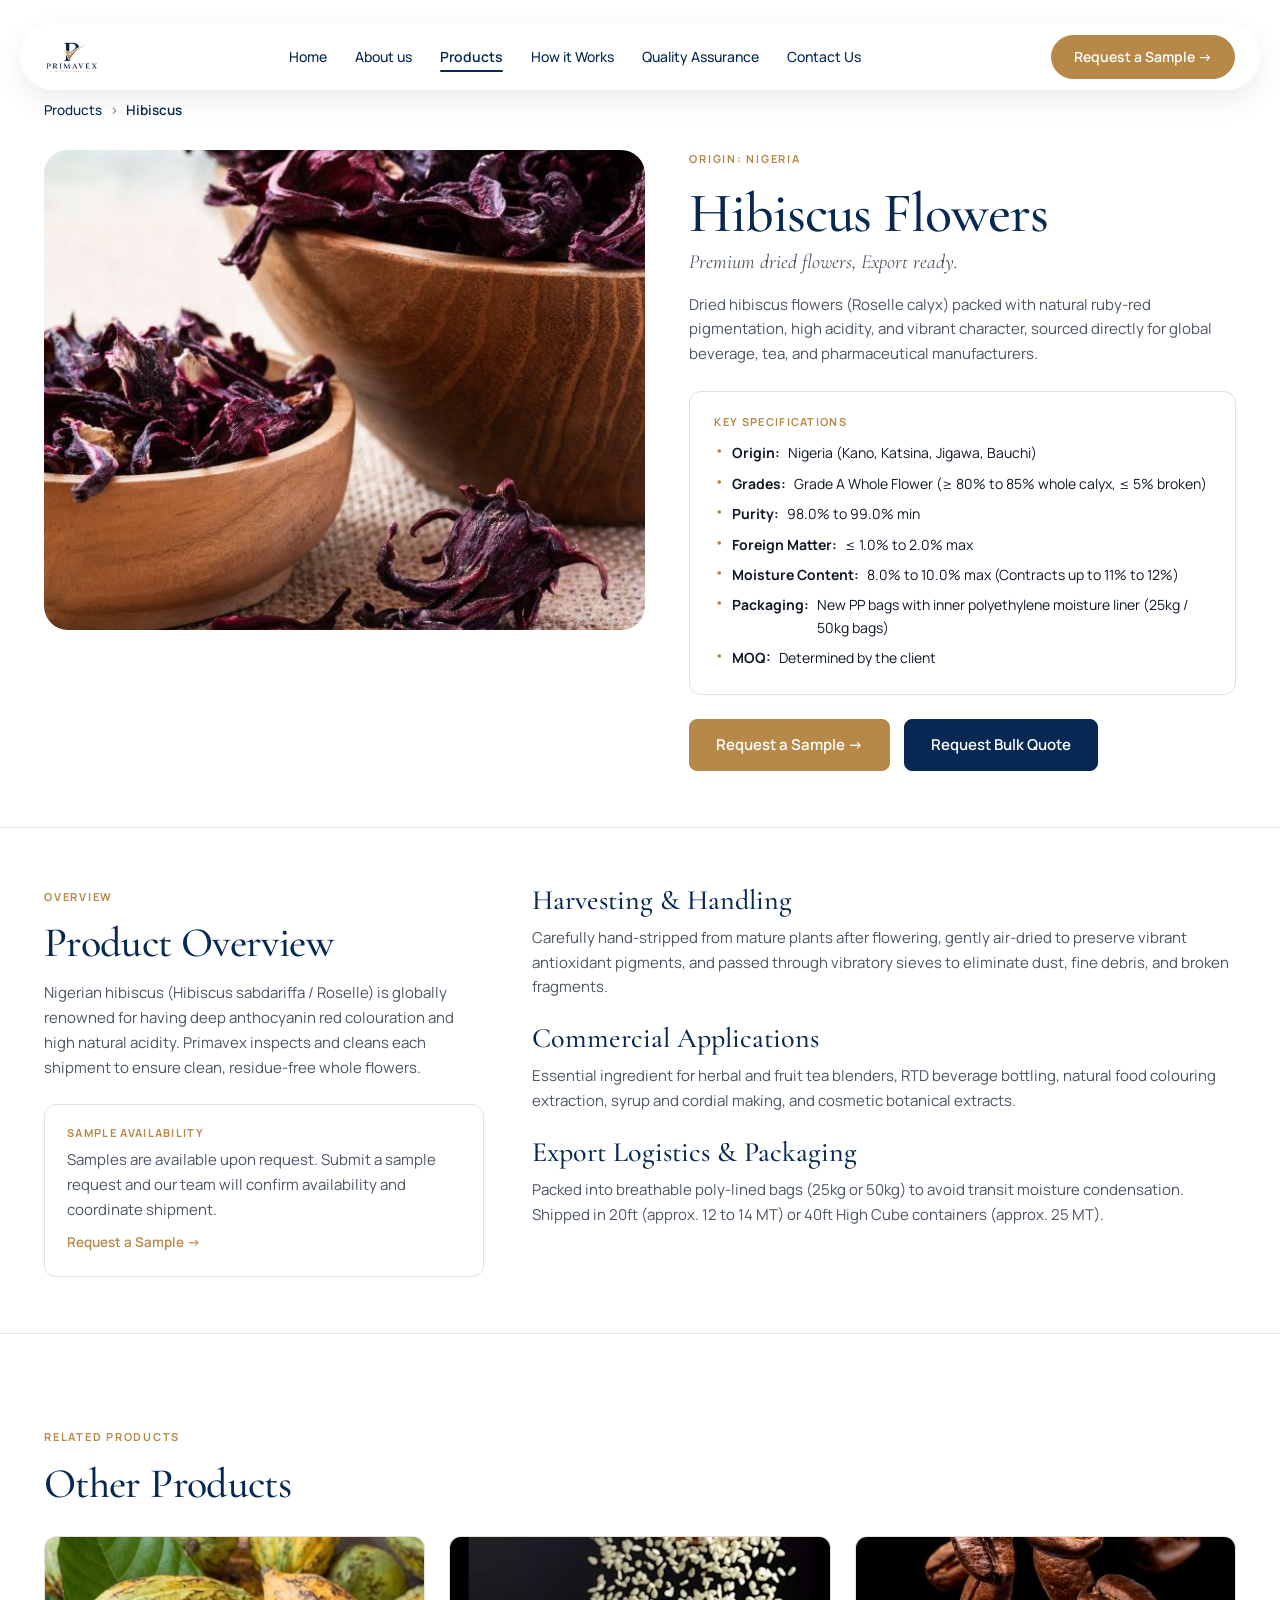
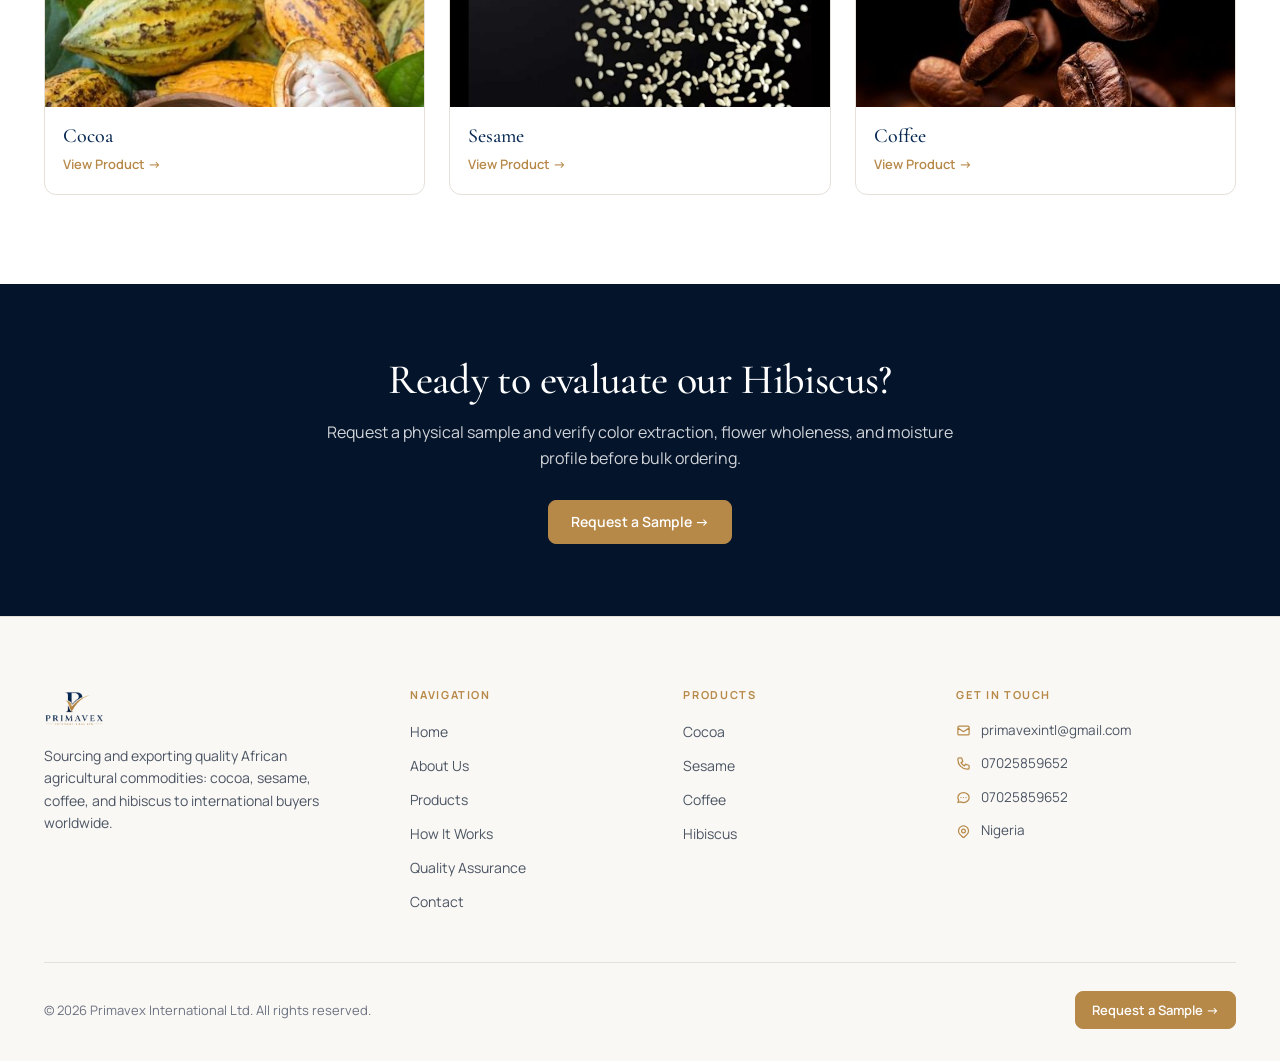
<file: hibiscus.html>
<!DOCTYPE html>
<html lang="en">
<head>
  <meta charset="UTF-8">
  <meta name="viewport" content="width=device-width, initial-scale=1.0">
  <title>Hibiscus Flowers (Roselle) | Primavex International Ltd</title>
  <meta name="description" content="Export-grade Nigerian Dried Hibiscus Flower Calyx (Roselle). Grade A Whole Flower, deep red pigmentation, 98-99% purity, moisture 8-10%.">
  <link rel="stylesheet" href="../assets/css/style.css">
  <link rel="icon" type="image/png" href="../assets/images/logo.png">
</head>
<body>

  <!-- Floating Frosted Glass Header Navigation -->
  <header class="header-wrapper">
    <nav class="nav-pill" aria-label="Main Navigation">
      <a href="../index.html" class="nav-brand" aria-label="Primavex Home">
        <img src="../assets/images/logo.png" alt="Primavex International Ltd Logo">
      </a>
      <ul class="nav-menu">
        <li><a href="../index.html" class="nav-link">Home</a></li>
        <li><a href="../about.html" class="nav-link">About us</a></li>
        <li><a href="../products.html" class="nav-link active">Products</a></li>
        <li><a href="../how-it-works.html" class="nav-link">How it Works</a></li>
        <li><a href="../quality-assurance.html" class="nav-link">Quality Assurance</a></li>
        <li><a href="../contact.html" class="nav-link">Contact Us</a></li>
      </ul>
      <div class="nav-actions">
        <a href="../request-sample.html?product=hibiscus" class="btn btn-gold btn-pill">Request a Sample &rarr;</a>
        <button class="mobile-toggle" aria-label="Open mobile navigation menu">
          <svg fill="none" stroke="currentColor" stroke-width="2" viewBox="0 0 24 24">
            <path stroke-linecap="round" stroke-linejoin="round" d="M4 6h16M4 12h16M4 18h16"></path>
          </svg>
        </button>
      </div>
    </nav>
  </header>

  <!-- Mobile Navigation Drawer -->
  <div class="mobile-drawer" aria-hidden="true">
    <div class="mobile-drawer-content">
      <div>
        <div class="mobile-drawer-header">
          <img src="../assets/images/logo.png" alt="Primavex Logo" style="height: 32px;">
          <button class="mobile-drawer-close" aria-label="Close menu" style="background:none;border:none;cursor:pointer;font-size:24px;color:var(--primary-navy);">&times;</button>
        </div>
        <ul class="mobile-nav-links">
          <li><a href="../index.html" class="nav-link">Home</a></li>
          <li><a href="../about.html" class="nav-link">About us</a></li>
          <li><a href="../products.html" class="nav-link active">Products</a></li>
          <li><a href="../how-it-works.html" class="nav-link">How it Works</a></li>
          <li><a href="../quality-assurance.html" class="nav-link">Quality Assurance</a></li>
          <li><a href="../contact.html" class="nav-link">Contact Us</a></li>
        </ul>
      </div>
      <div style="margin-top: 32px;">
        <a href="../request-sample.html?product=hibiscus" class="btn btn-gold btn-full">Request a Sample &rarr;</a>
      </div>
    </div>
  </div>

  <main id="main-content" style="padding-top: 100px;">
    <div class="container">
      <!-- Breadcrumbs -->
      <nav class="breadcrumbs" aria-label="Breadcrumb">
        <a href="../products.html">Products</a>
        <span>&rsaquo;</span>
        <span style="color: var(--primary-navy); font-weight: 600;">Hibiscus</span>
      </nav>

      <!-- Product Hero Split -->
      <div class="product-detail-split">
        <div class="product-hero-image-box">
          <img src="../assets/images/hibiscus.jpg" alt="Vibrant dried Nigerian hibiscus calyx in wooden bowl">
        </div>
        <div class="product-detail-info">
          <span class="eyebrow">ORIGIN: NIGERIA</span>
          <h1>Hibiscus Flowers</h1>
          <p class="product-detail-subtitle">Premium dried flowers, Export ready.</p>
          <p>Dried hibiscus flowers (Roselle calyx) packed with natural ruby-red pigmentation, high acidity, and vibrant character, sourced directly for global beverage, tea, and pharmaceutical manufacturers.</p>

          <!-- Outline-Only Specifications Box -->
          <div class="specifications-box">
            <h4 class="specifications-box-title">KEY SPECIFICATIONS</h4>
            <ul class="specifications-list">
              <li><strong>Origin:</strong> Nigeria (Kano, Katsina, Jigawa, Bauchi)</li>
              <li><strong>Grades:</strong> Grade A Whole Flower (&ge; 80% to 85% whole calyx, &le; 5% broken)</li>
              <li><strong>Purity:</strong> 98.0% to 99.0% min</li>
              <li><strong>Foreign Matter:</strong> &le; 1.0% to 2.0% max</li>
              <li><strong>Moisture Content:</strong> 8.0% to 10.0% max (Contracts up to 11% to 12%)</li>
              <li><strong>Packaging:</strong> New PP bags with inner polyethylene moisture liner (25kg / 50kg bags)</li>
              <li><strong>MOQ:</strong> Determined by the client</li>
            </ul>
          </div>

          <div style="display: flex; gap: 14px; flex-wrap: wrap;">
            <a href="../request-sample.html?product=hibiscus" class="btn btn-gold btn-lg">Request a Sample &rarr;</a>
            <a href="../contact.html?product=hibiscus&type=quote" class="btn btn-navy btn-lg">Request Bulk Quote</a>
          </div>
        </div>
      </div>
    </div>

    <!-- Product Overview Section -->
    <section class="product-overview-section">
      <div class="container">
        <div class="overview-split">
          <div>
            <span class="eyebrow">OVERVIEW</span>
            <h2>Product Overview</h2>
            <p style="margin-top: 14px;">Nigerian hibiscus (Hibiscus sabdariffa / Roselle) is globally renowned for having deep anthocyanin red colouration and high natural acidity. Primavex inspects and cleans each shipment to ensure clean, residue-free whole flowers.</p>

            <div class="sample-availability-box">
              <h4>SAMPLE AVAILABILITY</h4>
              <p>Samples are available upon request. Submit a sample request and our team will confirm availability and coordinate shipment.</p>
              <a href="../request-sample.html?product=hibiscus" style="display: inline-block; margin-top: 10px; font-weight: 600; color: var(--primary-gold); font-size: 13.5px;">Request a Sample &rarr;</a>
            </div>
          </div>

          <div>
            <h3 style="margin-bottom: 10px;">Harvesting &amp; Handling</h3>
            <p style="margin-bottom: 22px;">Carefully hand-stripped from mature plants after flowering, gently air-dried to preserve vibrant antioxidant pigments, and passed through vibratory sieves to eliminate dust, fine debris, and broken fragments.</p>

            <h3 style="margin-bottom: 10px;">Commercial Applications</h3>
            <p style="margin-bottom: 22px;">Essential ingredient for herbal and fruit tea blenders, RTD beverage bottling, natural food colouring extraction, syrup and cordial making, and cosmetic botanical extracts.</p>

            <h3 style="margin-bottom: 10px;">Export Logistics &amp; Packaging</h3>
            <p>Packed into breathable poly-lined bags (25kg or 50kg) to avoid transit moisture condensation. Shipped in 20ft (approx. 12 to 14 MT) or 40ft High Cube containers (approx. 25 MT).</p>
          </div>
        </div>
      </div>
    </section>

    <!-- Related Products Grid -->
    <section class="section-padding bg-white">
      <div class="container">
        <div style="margin-bottom: 24px;">
          <span class="eyebrow">RELATED PRODUCTS</span>
          <h2>Other Products</h2>
        </div>
        <div class="related-products-grid">
          <a href="cocoa.html" class="related-product-card">
            <img src="../assets/images/cocoa.jpg" alt="Cocoa Beans">
            <div class="related-product-card-body">
              <h4>Cocoa</h4>
              <span>View Product &rarr;</span>
            </div>
          </a>
          <a href="sesame.html" class="related-product-card">
            <img src="../assets/images/sesame.jpg" alt="Sesame Seeds">
            <div class="related-product-card-body">
              <h4>Sesame</h4>
              <span>View Product &rarr;</span>
            </div>
          </a>
          <a href="coffee.html" class="related-product-card">
            <img src="../assets/images/coffee.jpg" alt="Coffee Beans">
            <div class="related-product-card-body">
              <h4>Coffee</h4>
              <span>View Product &rarr;</span>
            </div>
          </a>
        </div>
      </div>
    </section>

    <!-- Pre-Footer Dark CTA Banner -->
    <section class="cta-banner">
      <div class="container">
        <div class="cta-banner-inner">
          <h2>Ready to evaluate our Hibiscus?</h2>
          <p>Request a physical sample and verify color extraction, flower wholeness, and moisture profile before bulk ordering.</p>
          <div class="cta-banner-buttons">
            <a href="../request-sample.html?product=hibiscus" class="btn btn-gold">Request a Sample &rarr;</a>
          </div>
        </div>
      </div>
    </section>
  </main>

  <!-- Site Footer -->
  <footer class="site-footer">
    <div class="container">
      <div class="footer-grid">
        <div class="footer-brand">
          <a href="../index.html">
            <img src="../assets/images/logo.png" alt="Primavex Logo">
          </a>
          <p>Sourcing and exporting quality African agricultural commodities: cocoa, sesame, coffee, and hibiscus to international buyers worldwide.</p>
        </div>
        <div>
          <h4 class="footer-heading">NAVIGATION</h4>
          <ul class="footer-links">
            <li><a href="../index.html">Home</a></li>
            <li><a href="../about.html">About Us</a></li>
            <li><a href="../products.html">Products</a></li>
            <li><a href="../how-it-works.html">How It Works</a></li>
            <li><a href="../quality-assurance.html">Quality Assurance</a></li>
            <li><a href="../contact.html">Contact</a></li>
          </ul>
        </div>
        <div>
          <h4 class="footer-heading">PRODUCTS</h4>
          <ul class="footer-links">
            <li><a href="cocoa.html">Cocoa</a></li>
            <li><a href="sesame.html">Sesame</a></li>
            <li><a href="coffee.html">Coffee</a></li>
            <li><a href="hibiscus.html">Hibiscus</a></li>
          </ul>
        </div>
        <div>
          <h4 class="footer-heading">GET IN TOUCH</h4>
          <ul class="footer-contact-list">
            <li class="footer-contact-item">
              <svg fill="none" stroke="currentColor" stroke-width="2" viewBox="0 0 24 24">
                <path stroke-linecap="round" stroke-linejoin="round" d="M3 8l7.89 5.26a2 2 0 002.22 0L21 8M5 19h14a2 2 0 002-2V7a2 2 0 00-2-2H5a2 2 0 00-2 2v10a2 2 0 002 2z"></path>
              </svg>
              <a href="mailto:primavexintl@gmail.com">primavexintl@gmail.com</a>
            </li>
            <li class="footer-contact-item">
              <svg fill="none" stroke="currentColor" stroke-width="2" viewBox="0 0 24 24">
                <path stroke-linecap="round" stroke-linejoin="round" d="M3 5a2 2 0 012-2h3.28a1 1 0 01.948.684l1.498 4.493a1 1 0 01-.502 1.21l-2.257 1.13a11.042 11.042 0 005.516 5.516l1.13-2.257a1 1 0 011.21-.502l4.493 1.498a1 1 0 01.684.949V19a2 2 0 01-2 2h-1C9.716 21 3 14.284 3 6V5z"></path>
              </svg>
              <a href="tel:07025859652">07025859652</a>
            </li>
            <li class="footer-contact-item">
              <svg fill="none" stroke="currentColor" stroke-width="2" viewBox="0 0 24 24">
                <path stroke-linecap="round" stroke-linejoin="round" d="M8 12h.01M12 12h.01M16 12h.01M21 12c0 4.418-4.03 8-9 8a9.863 9.863 0 01-4.255-.949L3 20l1.395-3.72C3.512 15.042 3 13.574 3 12c0-4.418 4.03-8 9-8s9 3.582 9 8z"></path>
              </svg>
              <a href="https://wa.me/2347025859652" target="_blank" rel="noopener">07025859652</a>
            </li>
            <li class="footer-contact-item">
              <svg fill="none" stroke="currentColor" stroke-width="2" viewBox="0 0 24 24">
                <path stroke-linecap="round" stroke-linejoin="round" d="M17.657 16.657L13.414 20.9a1.998 1.998 0 01-2.827 0l-4.244-4.243a8 8 0 1111.314 0z"></path>
                <path stroke-linecap="round" stroke-linejoin="round" d="M15 11a3 3 0 11-6 0 3 3 0 016 0z"></path>
              </svg>
              <span>Nigeria</span>
            </li>
          </ul>
        </div>
      </div>
      <div class="footer-bottom">
        <div>&copy; 2026 Primavex International Ltd. All rights reserved.</div>
        <div>
          <a href="../request-sample.html" class="btn btn-gold btn-sm">Request a Sample &rarr;</a>
        </div>
      </div>
    </div>
  </footer>

  <script src="../assets/js/main.js"></script>
</body>
</html>
</file>
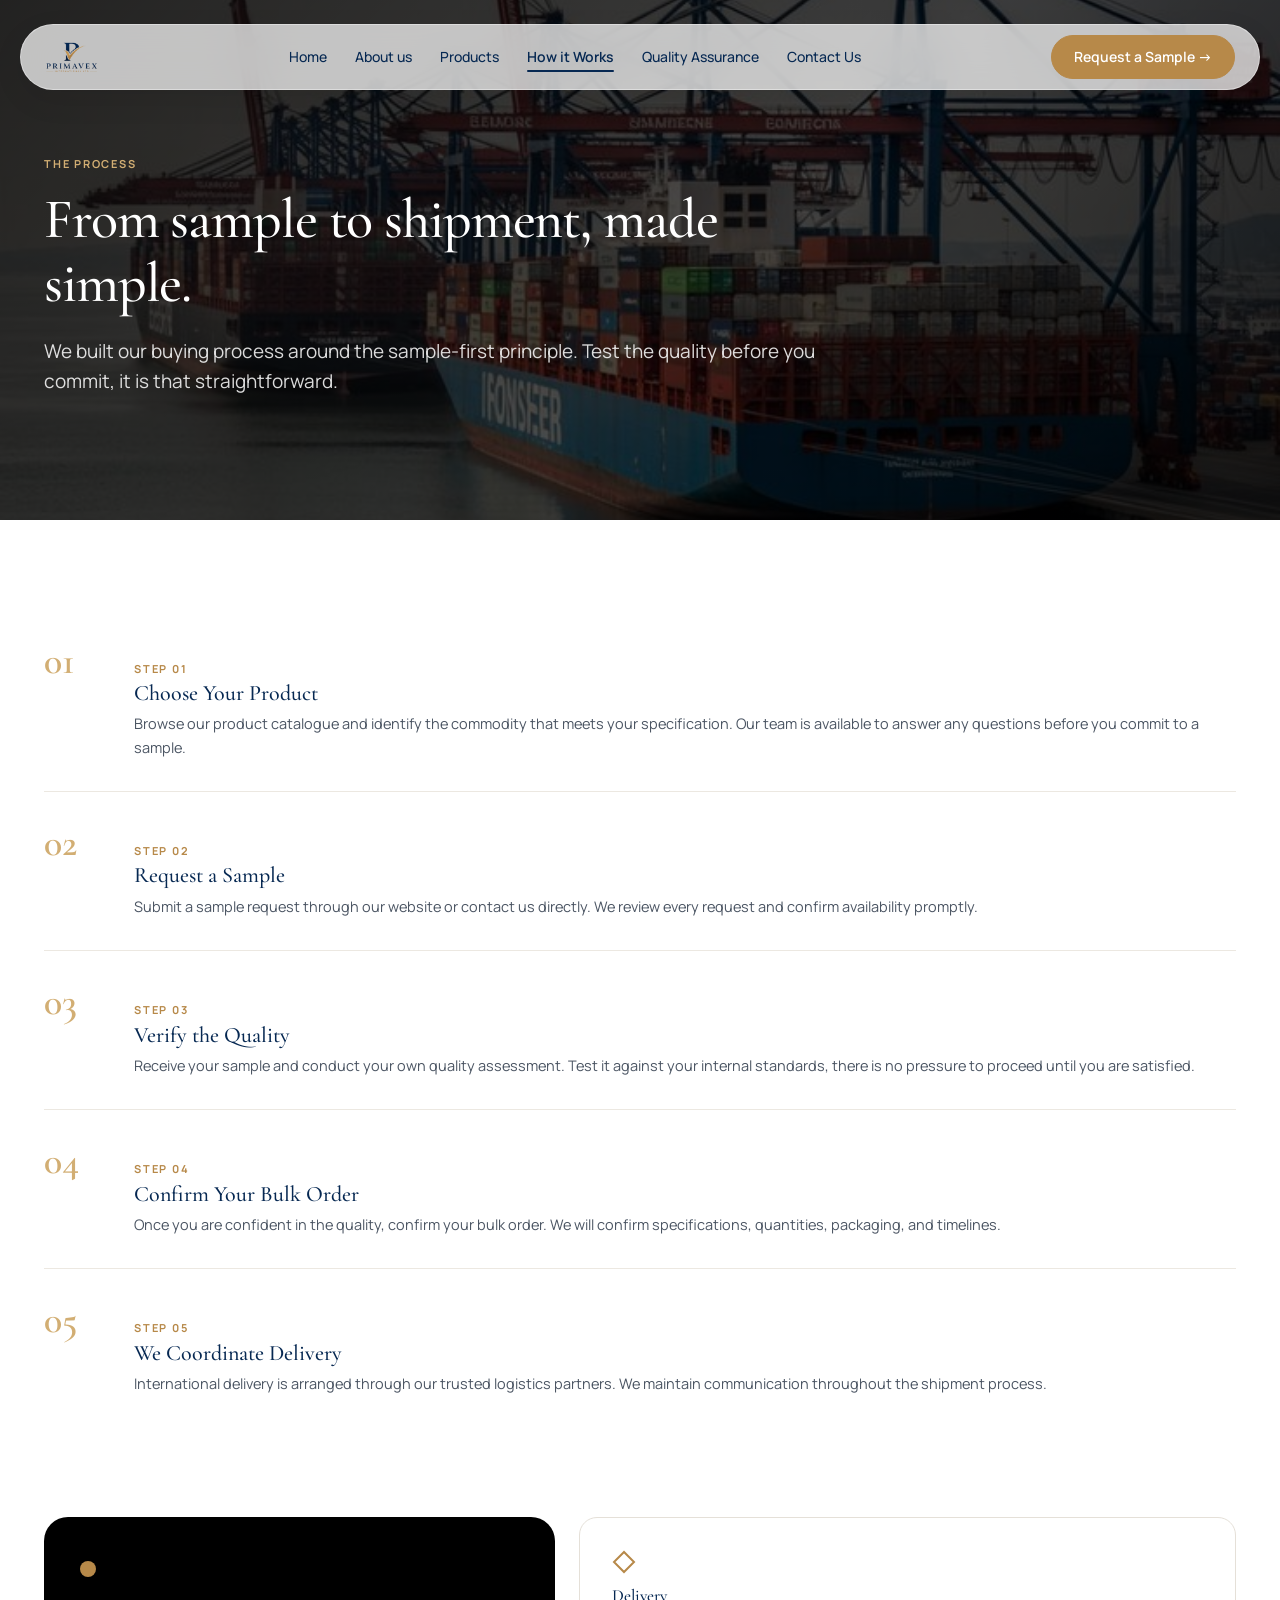
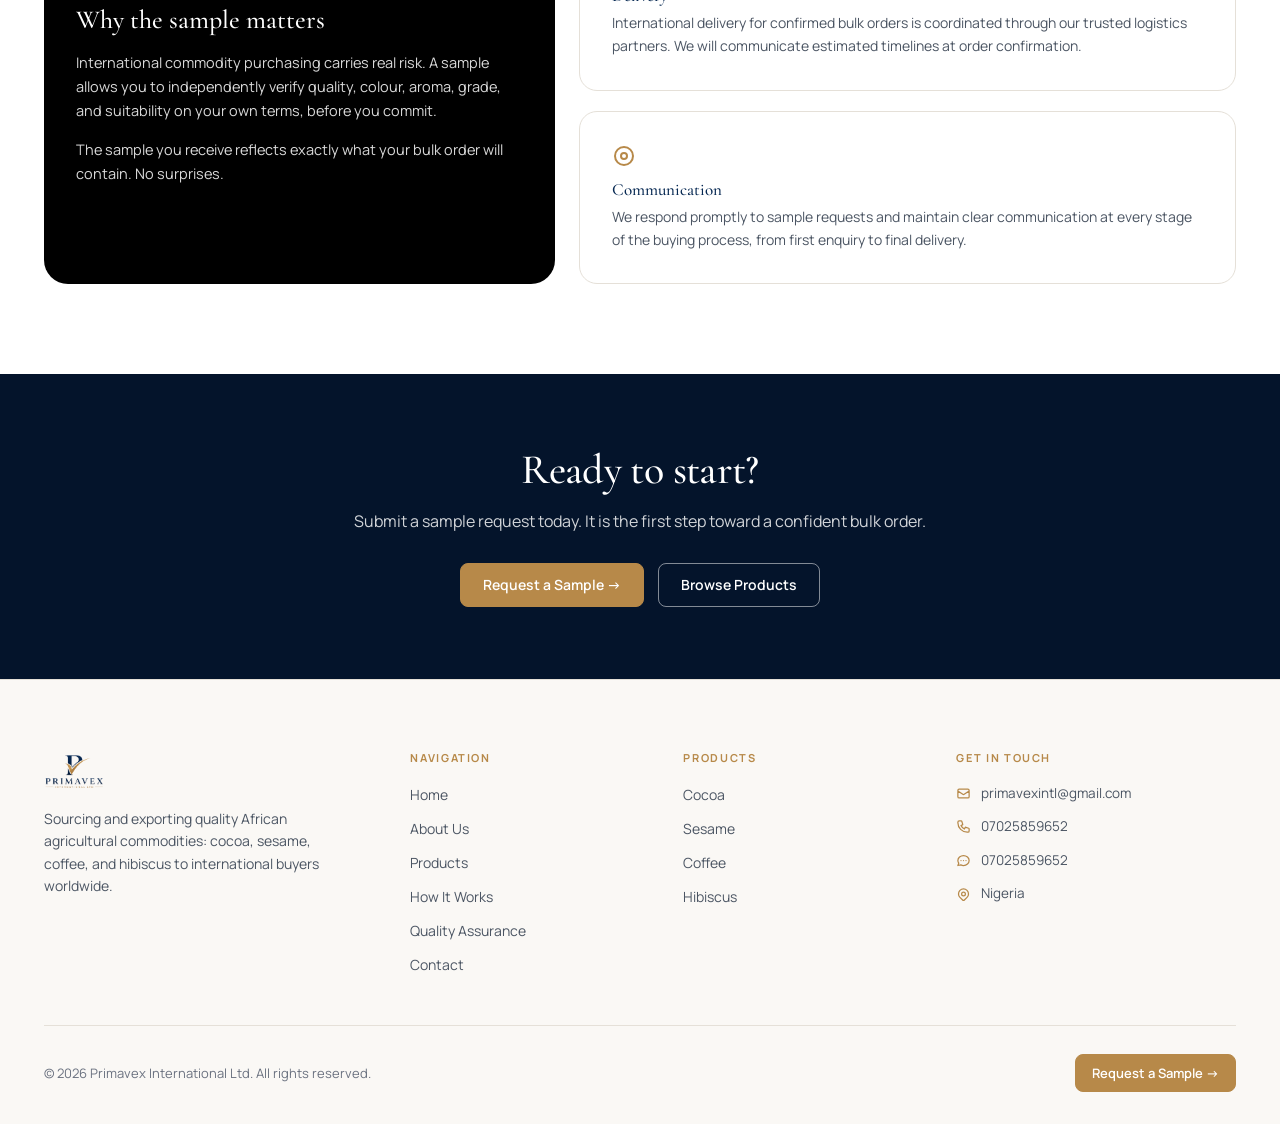
<file: how-it-works.html>
<!DOCTYPE html>
<html lang="en">
<head>
  <meta charset="UTF-8">
  <meta name="viewport" content="width=device-width, initial-scale=1.0">
  <title>How It Works | Primavex International Ltd</title>
  <meta name="description" content="Discover Primavex's transparent 5-step export buying process. Test quality with a sample first before confirming your bulk order.">
  <meta name="robots" content="index, follow">
  <link rel="canonical" href="https://primavex-website.vercel.app/how-it-works.html">

  <!-- Open Graph / Facebook -->
  <meta property="og:type" content="website">
  <meta property="og:site_name" content="Primavex International Ltd">
  <meta property="og:title" content="How It Works | Primavex International Ltd">
  <meta property="og:description" content="Discover Primavex's transparent 5-step export buying process. Test quality with a sample first before confirming your bulk order.">
  <meta property="og:url" content="https://primavex-website.vercel.app/how-it-works.html">
  <meta property="og:image" content="https://primavex-website.vercel.app/assets/images/hero-how-it-works.jpg">

  <!-- Twitter / X Card -->
  <meta name="twitter:card" content="summary_large_image">
  <meta name="twitter:title" content="How It Works | Primavex International Ltd">
  <meta name="twitter:description" content="Discover Primavex's transparent 5-step export buying process. Test quality with a sample first before confirming your bulk order.">
  <meta name="twitter:image" content="https://primavex-website.vercel.app/assets/images/hero-how-it-works.jpg">

  <!-- Favicon & Touch Icons -->
  <link rel="icon" type="image/png" href="assets/images/logo.png">
  <link rel="apple-touch-icon" href="assets/images/logo.png">
  <meta name="theme-color" content="#062852">

  <!-- Stylesheet -->
  <link rel="stylesheet" href="assets/css/style.css">
</head>
<body>

  <!-- Floating Frosted Glass Header Navigation -->
  <header class="header-wrapper">
    <nav class="nav-pill" aria-label="Main Navigation">
      <a href="index.html" class="nav-brand" aria-label="Primavex Home">
        <img src="assets/images/logo.png" alt="Primavex International Ltd Logo">
      </a>
      <ul class="nav-menu">
        <li><a href="index.html" class="nav-link">Home</a></li>
        <li><a href="about.html" class="nav-link">About us</a></li>
        <li><a href="products.html" class="nav-link">Products</a></li>
        <li><a href="how-it-works.html" class="nav-link active">How it Works</a></li>
        <li><a href="quality-assurance.html" class="nav-link">Quality Assurance</a></li>
        <li><a href="contact.html" class="nav-link">Contact Us</a></li>
      </ul>
      <div class="nav-actions">
        <a href="request-sample.html" class="btn btn-gold btn-pill">Request a Sample &rarr;</a>
        <button class="mobile-toggle" aria-label="Open mobile navigation menu">
          <svg fill="none" stroke="currentColor" stroke-width="2" viewBox="0 0 24 24">
            <path stroke-linecap="round" stroke-linejoin="round" d="M4 6h16M4 12h16M4 18h16"></path>
          </svg>
        </button>
      </div>
    </nav>
  </header>

  <!-- Mobile Navigation Drawer -->
  <div class="mobile-drawer" aria-hidden="true">
    <div class="mobile-drawer-content">
      <div>
        <div class="mobile-drawer-header">
          <img src="assets/images/logo.png" alt="Primavex Logo" style="height: 32px;">
          <button class="mobile-drawer-close" aria-label="Close menu" style="background:none;border:none;cursor:pointer;font-size:24px;color:var(--primary-navy);">&times;</button>
        </div>
        <ul class="mobile-nav-links">
          <li><a href="index.html" class="nav-link">Home</a></li>
          <li><a href="about.html" class="nav-link">About us</a></li>
          <li><a href="products.html" class="nav-link">Products</a></li>
          <li><a href="how-it-works.html" class="nav-link active">How it Works</a></li>
          <li><a href="quality-assurance.html" class="nav-link">Quality Assurance</a></li>
          <li><a href="contact.html" class="nav-link">Contact Us</a></li>
        </ul>
      </div>
      <div style="margin-top: 32px;">
        <a href="request-sample.html" class="btn btn-gold btn-full">Request a Sample &rarr;</a>
      </div>
    </div>
  </div>

  <main id="main-content">
    <!-- Hero Section -->
    <section class="hero-wrapper" style="background-image: url('assets/images/hero-how-it-works.jpg');">
      <div class="hero-overlay"></div>
      <div class="container">
        <div class="hero-content">
          <span class="eyebrow eyebrow-light">THE PROCESS</span>
          <h1>From sample to shipment, made simple.</h1>
          <p>We built our buying process around the sample-first principle. Test the quality before you commit, it is that straightforward.</p>
        </div>
      </div>
    </section>

    <!-- SECTION 1 (FIRST): The 5-Step Process -->
    <section class="section-padding bg-white">
      <div class="container">
        <div class="process-steps-list">
          <div class="process-step-item" style="padding: 32px 0;">
            <div class="process-step-num">01</div>
            <div class="process-step-text">
              <span class="eyebrow" style="margin-bottom: 4px;">STEP 01</span>
              <h3>Choose Your Product</h3>
              <p>Browse our product catalogue and identify the commodity that meets your specification. Our team is available to answer any questions before you commit to a sample.</p>
            </div>
          </div>

          <div class="process-step-item" style="padding: 32px 0;">
            <div class="process-step-num">02</div>
            <div class="process-step-text">
              <span class="eyebrow" style="margin-bottom: 4px;">STEP 02</span>
              <h3>Request a Sample</h3>
              <p>Submit a sample request through our website or contact us directly. We review every request and confirm availability promptly.</p>
            </div>
          </div>

          <div class="process-step-item" style="padding: 32px 0;">
            <div class="process-step-num">03</div>
            <div class="process-step-text">
              <span class="eyebrow" style="margin-bottom: 4px;">STEP 03</span>
              <h3>Verify the Quality</h3>
              <p>Receive your sample and conduct your own quality assessment. Test it against your internal standards, there is no pressure to proceed until you are satisfied.</p>
            </div>
          </div>

          <div class="process-step-item" style="padding: 32px 0;">
            <div class="process-step-num">04</div>
            <div class="process-step-text">
              <span class="eyebrow" style="margin-bottom: 4px;">STEP 04</span>
              <h3>Confirm Your Bulk Order</h3>
              <p>Once you are confident in the quality, confirm your bulk order. We will confirm specifications, quantities, packaging, and timelines.</p>
            </div>
          </div>

          <div class="process-step-item" style="padding: 32px 0;">
            <div class="process-step-num">05</div>
            <div class="process-step-text">
              <span class="eyebrow" style="margin-bottom: 4px;">STEP 05</span>
              <h3>We Coordinate Delivery</h3>
              <p>International delivery is arranged through our trusted logistics partners. We maintain communication throughout the shipment process.</p>
            </div>
          </div>
        </div>
      </div>
    </section>

    <!-- SECTION 2 (SECOND): Why the Sample Matters (Black Card on Left + Outline Frames on Right) -->
    <section class="section-padding bg-white" style="padding-top: 0;">
      <div class="container">
        <div class="qa-teaser-grid">
          <!-- Black Solid Card -->
          <div class="frame-black" style="display: flex; flex-direction: column; justify-content: space-between;">
            <div>
              <div style="width: 24px; height: 24px; color: var(--primary-gold); margin-bottom: 24px;">
                <svg fill="currentColor" viewBox="0 0 24 24">
                  <circle cx="12" cy="12" r="8"></circle>
                </svg>
              </div>
              <h3 style="font-size: 26px; margin-bottom: 16px; color: #fff;">Why the sample matters</h3>
              <p style="margin-bottom: 16px; font-size: 14.5px;">International commodity purchasing carries real risk. A sample allows you to independently verify quality, colour, aroma, grade, and suitability on your own terms, before you commit.</p>
              <p style="font-size: 14.5px;">The sample you receive reflects exactly what your bulk order will contain. No surprises.</p>
            </div>
          </div>

          <!-- Right Outline-Only Cards -->
          <div style="display: flex; flex-direction: column; gap: 20px;">
            <div class="frame-outline" style="padding: 32px;">
              <div style="width: 24px; height: 24px; color: var(--primary-gold); margin-bottom: 12px;">
                <svg viewBox="0 0 24 24" fill="none" stroke="currentColor" stroke-width="2">
                  <path d="M12 2L2 12l10 10 10-10L12 2z"/>
                </svg>
              </div>
              <h4 style="font-size: 17px; margin-bottom: 6px;">Delivery</h4>
              <p style="font-size: 14px;">International delivery for confirmed bulk orders is coordinated through our trusted logistics partners. We will communicate estimated timelines at order confirmation.</p>
            </div>

            <div class="frame-outline" style="padding: 32px;">
              <div style="width: 24px; height: 24px; color: var(--primary-gold); margin-bottom: 12px;">
                <svg fill="none" stroke="currentColor" stroke-width="2" viewBox="0 0 24 24">
                  <circle cx="12" cy="12" r="9"></circle>
                  <circle cx="12" cy="12" r="3"></circle>
                </svg>
              </div>
              <h4 style="font-size: 17px; margin-bottom: 6px;">Communication</h4>
              <p style="font-size: 14px;">We respond promptly to sample requests and maintain clear communication at every stage of the buying process, from first enquiry to final delivery.</p>
            </div>
          </div>
        </div>
      </div>
    </section>

    <!-- Pre-Footer Dark CTA Banner -->
    <section class="cta-banner">
      <div class="container">
        <div class="cta-banner-inner">
          <h2>Ready to start?</h2>
          <p>Submit a sample request today. It is the first step toward a confident bulk order.</p>
          <div class="cta-banner-buttons">
            <a href="request-sample.html" class="btn btn-gold">Request a Sample &rarr;</a>
            <a href="products.html" class="btn btn-outline-white">Browse Products</a>
          </div>
        </div>
      </div>
    </section>
  </main>

  <!-- Site Footer -->
  <footer class="site-footer">
    <div class="container">
      <div class="footer-grid">
        <div class="footer-brand">
          <a href="index.html">
            <img src="assets/images/logo.png" alt="Primavex Logo">
          </a>
          <p>Sourcing and exporting quality African agricultural commodities: cocoa, sesame, coffee, and hibiscus to international buyers worldwide.</p>
        </div>
        <div>
          <h4 class="footer-heading">NAVIGATION</h4>
          <ul class="footer-links">
            <li><a href="index.html">Home</a></li>
            <li><a href="about.html">About Us</a></li>
            <li><a href="products.html">Products</a></li>
            <li><a href="how-it-works.html">How It Works</a></li>
            <li><a href="quality-assurance.html">Quality Assurance</a></li>
            <li><a href="contact.html">Contact</a></li>
          </ul>
        </div>
        <div>
          <h4 class="footer-heading">PRODUCTS</h4>
          <ul class="footer-links">
            <li><a href="products/cocoa.html">Cocoa</a></li>
            <li><a href="products/sesame.html">Sesame</a></li>
            <li><a href="products/coffee.html">Coffee</a></li>
            <li><a href="products/hibiscus.html">Hibiscus</a></li>
          </ul>
        </div>
        <div>
          <h4 class="footer-heading">GET IN TOUCH</h4>
          <ul class="footer-contact-list">
            <li class="footer-contact-item">
              <svg fill="none" stroke="currentColor" stroke-width="2" viewBox="0 0 24 24">
                <path stroke-linecap="round" stroke-linejoin="round" d="M3 8l7.89 5.26a2 2 0 002.22 0L21 8M5 19h14a2 2 0 002-2V7a2 2 0 00-2-2H5a2 2 0 00-2 2v10a2 2 0 002 2z"></path>
              </svg>
              <a href="mailto:primavexintl@gmail.com">primavexintl@gmail.com</a>
            </li>
            <li class="footer-contact-item">
              <svg fill="none" stroke="currentColor" stroke-width="2" viewBox="0 0 24 24">
                <path stroke-linecap="round" stroke-linejoin="round" d="M3 5a2 2 0 012-2h3.28a1 1 0 01.948.684l1.498 4.493a1 1 0 01-.502 1.21l-2.257 1.13a11.042 11.042 0 005.516 5.516l1.13-2.257a1 1 0 011.21-.502l4.493 1.498a1 1 0 01.684.949V19a2 2 0 01-2 2h-1C9.716 21 3 14.284 3 6V5z"></path>
              </svg>
              <a href="tel:07025859652">07025859652</a>
            </li>
            <li class="footer-contact-item">
              <svg fill="none" stroke="currentColor" stroke-width="2" viewBox="0 0 24 24">
                <path stroke-linecap="round" stroke-linejoin="round" d="M8 12h.01M12 12h.01M16 12h.01M21 12c0 4.418-4.03 8-9 8a9.863 9.863 0 01-4.255-.949L3 20l1.395-3.72C3.512 15.042 3 13.574 3 12c0-4.418 4.03-8 9-8s9 3.582 9 8z"></path>
              </svg>
              <a href="https://wa.me/2347025859652" target="_blank" rel="noopener noreferrer">07025859652</a>
            </li>
            <li class="footer-contact-item">
              <svg fill="none" stroke="currentColor" stroke-width="2" viewBox="0 0 24 24">
                <path stroke-linecap="round" stroke-linejoin="round" d="M17.657 16.657L13.414 20.9a1.998 1.998 0 01-2.827 0l-4.244-4.243a8 8 0 1111.314 0z"></path>
                <path stroke-linecap="round" stroke-linejoin="round" d="M15 11a3 3 0 11-6 0 3 3 0 016 0z"></path>
              </svg>
              <span>Nigeria</span>
            </li>
          </ul>
        </div>
      </div>
      <div class="footer-bottom">
        <div>&copy; 2026 Primavex International Ltd. All rights reserved.</div>
        <div>
          <a href="request-sample.html" class="btn btn-gold btn-sm">Request a Sample &rarr;</a>
        </div>
      </div>
    </div>
  </footer>

  <script src="assets/js/main.js"></script>
</body>
</html>
</file>
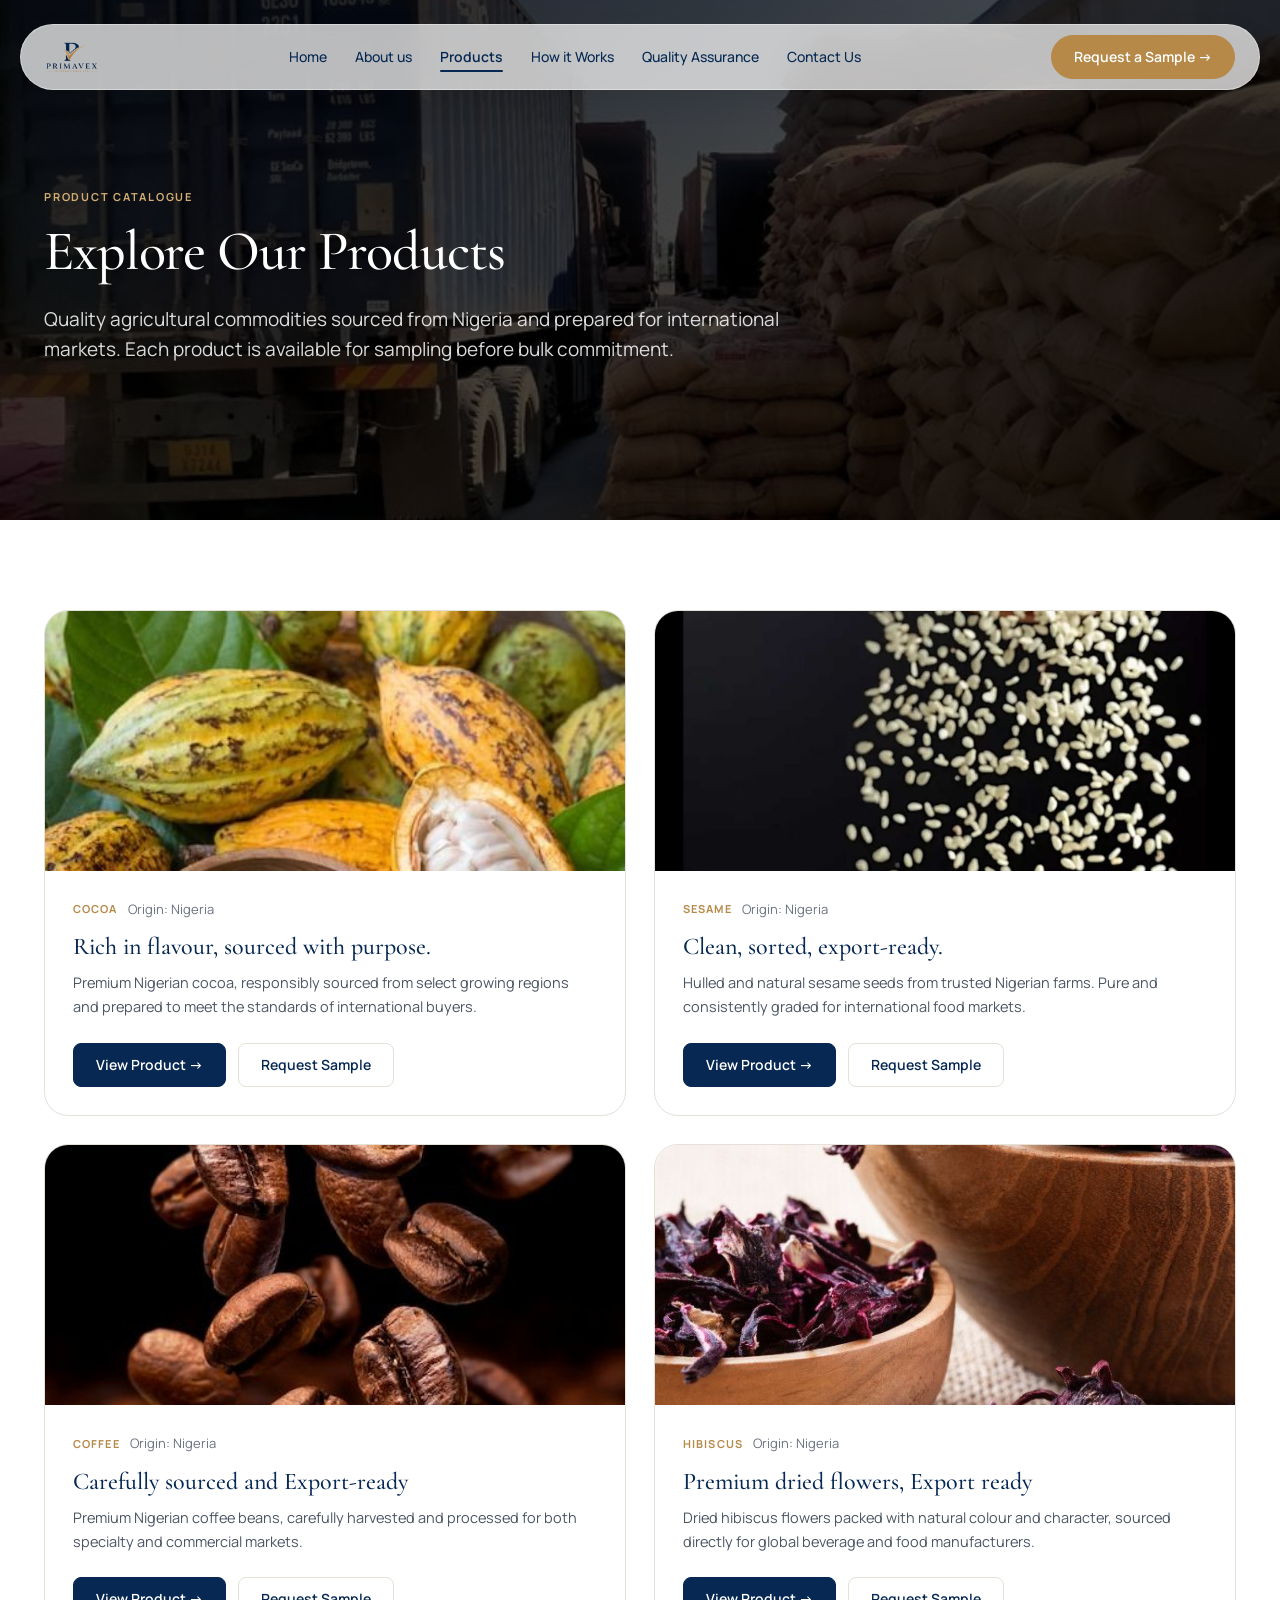
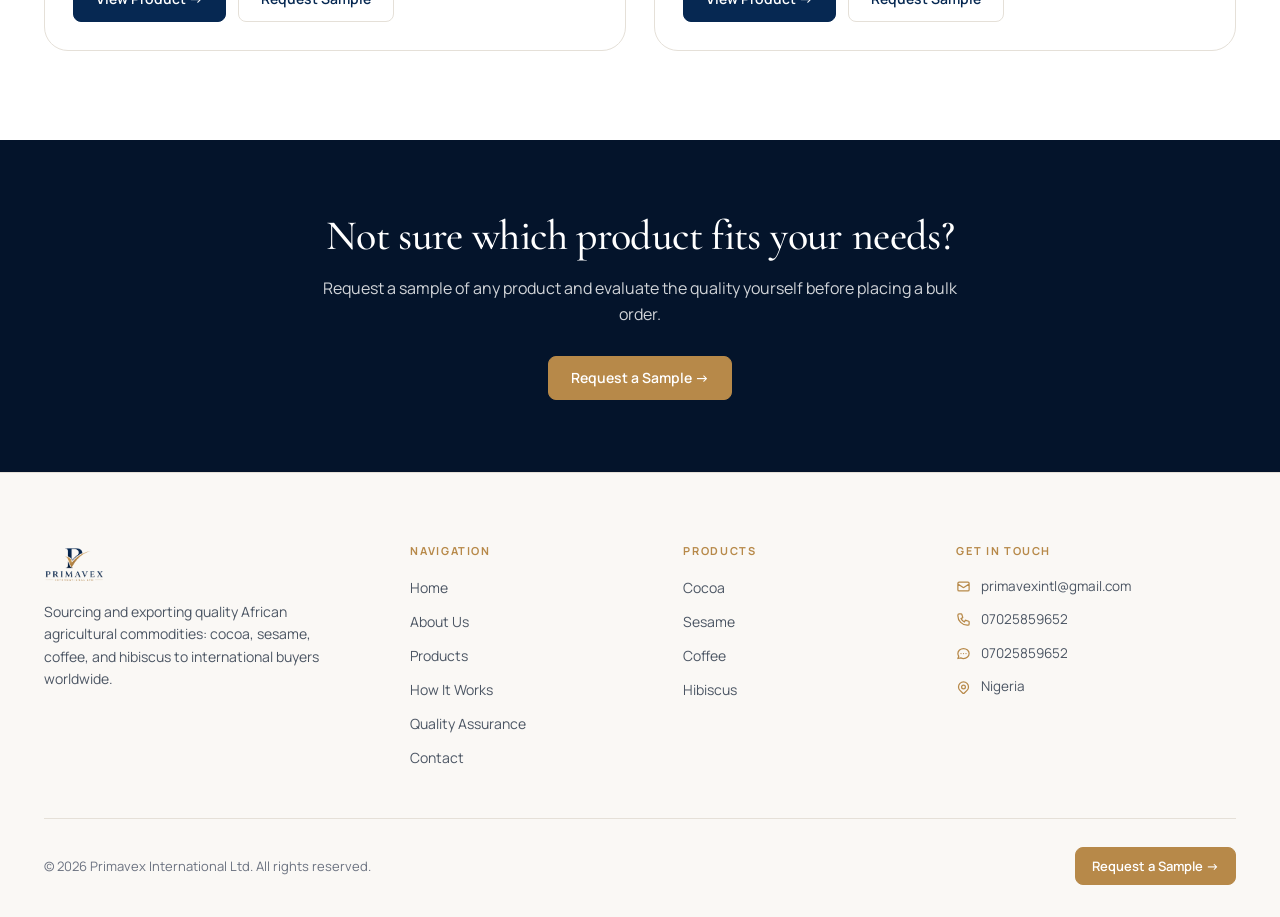
<file: products.html>
<!DOCTYPE html>
<html lang="en">
<head>
  <meta charset="UTF-8">
  <meta name="viewport" content="width=device-width, initial-scale=1.0">
  <title>Products Catalogue | Primavex International Ltd</title>
  <meta name="description" content="Explore Primavex's export catalogue of premium Nigerian agricultural commodities: Cocoa Beans, Sesame Seeds, Coffee Beans, and Dried Hibiscus Flowers.">
  <meta name="robots" content="index, follow">
  <link rel="canonical" href="https://primavex-website.vercel.app/products.html">

  <!-- Open Graph / Facebook -->
  <meta property="og:type" content="website">
  <meta property="og:site_name" content="Primavex International Ltd">
  <meta property="og:title" content="Products Catalogue | Primavex International Ltd">
  <meta property="og:description" content="Explore Primavex's export catalogue of premium Nigerian agricultural commodities: Cocoa Beans, Sesame Seeds, Coffee Beans, and Dried Hibiscus Flowers.">
  <meta property="og:url" content="https://primavex-website.vercel.app/products.html">
  <meta property="og:image" content="https://primavex-website.vercel.app/assets/images/hero-products.jpg">

  <!-- Twitter / X Card -->
  <meta name="twitter:card" content="summary_large_image">
  <meta name="twitter:title" content="Products Catalogue | Primavex International Ltd">
  <meta name="twitter:description" content="Explore Primavex's export catalogue of premium Nigerian agricultural commodities: Cocoa Beans, Sesame Seeds, Coffee Beans, and Dried Hibiscus Flowers.">
  <meta name="twitter:image" content="https://primavex-website.vercel.app/assets/images/hero-products.jpg">

  <!-- Favicon & Touch Icons -->
  <link rel="icon" type="image/png" href="assets/images/logo.png">
  <link rel="apple-touch-icon" href="assets/images/logo.png">
  <meta name="theme-color" content="#062852">

  <!-- Stylesheet -->
  <link rel="stylesheet" href="assets/css/style.css">
</head>
<body>

  <!-- Floating Frosted Glass Header Navigation -->
  <header class="header-wrapper">
    <nav class="nav-pill" aria-label="Main Navigation">
      <a href="index.html" class="nav-brand" aria-label="Primavex Home">
        <img src="assets/images/logo.png" alt="Primavex International Ltd Logo">
      </a>
      <ul class="nav-menu">
        <li><a href="index.html" class="nav-link">Home</a></li>
        <li><a href="about.html" class="nav-link">About us</a></li>
        <li><a href="products.html" class="nav-link active">Products</a></li>
        <li><a href="how-it-works.html" class="nav-link">How it Works</a></li>
        <li><a href="quality-assurance.html" class="nav-link">Quality Assurance</a></li>
        <li><a href="contact.html" class="nav-link">Contact Us</a></li>
      </ul>
      <div class="nav-actions">
        <a href="request-sample.html" class="btn btn-gold btn-pill">Request a Sample &rarr;</a>
        <button class="mobile-toggle" aria-label="Open mobile navigation menu">
          <svg fill="none" stroke="currentColor" stroke-width="2" viewBox="0 0 24 24">
            <path stroke-linecap="round" stroke-linejoin="round" d="M4 6h16M4 12h16M4 18h16"></path>
          </svg>
        </button>
      </div>
    </nav>
  </header>

  <!-- Mobile Navigation Drawer -->
  <div class="mobile-drawer" aria-hidden="true">
    <div class="mobile-drawer-content">
      <div>
        <div class="mobile-drawer-header">
          <img src="assets/images/logo.png" alt="Primavex Logo" style="height: 32px;">
          <button class="mobile-drawer-close" aria-label="Close menu" style="background:none;border:none;cursor:pointer;font-size:24px;color:var(--primary-navy);">&times;</button>
        </div>
        <ul class="mobile-nav-links">
          <li><a href="index.html" class="nav-link">Home</a></li>
          <li><a href="about.html" class="nav-link">About us</a></li>
          <li><a href="products.html" class="nav-link active">Products</a></li>
          <li><a href="how-it-works.html" class="nav-link">How it Works</a></li>
          <li><a href="quality-assurance.html" class="nav-link">Quality Assurance</a></li>
          <li><a href="contact.html" class="nav-link">Contact Us</a></li>
        </ul>
      </div>
      <div style="margin-top: 32px;">
        <a href="request-sample.html" class="btn btn-gold btn-full">Request a Sample &rarr;</a>
      </div>
    </div>
  </div>

  <main id="main-content">
    <!-- Hero Section -->
    <section class="hero-wrapper" style="background-image: url('assets/images/hero-products.jpg');">
      <div class="hero-overlay"></div>
      <div class="container">
        <div class="hero-content">
          <span class="eyebrow eyebrow-light">PRODUCT CATALOGUE</span>
          <h1>Explore Our Products</h1>
          <p>Quality agricultural commodities sourced from Nigeria and prepared for international markets. Each product is available for sampling before bulk commitment.</p>
        </div>
      </div>
    </section>

    <!-- 4 Featured Product Cards Grid (2x2) -->
    <section class="section-padding bg-white">
      <div class="container">
        <div class="products-catalog-grid">
          <!-- Card 1: Cocoa -->
          <div class="product-card-large">
            <img src="assets/images/cocoa.jpg" alt="Cocoa pods and beans" class="product-card-image">
            <div class="product-card-body">
              <div class="product-meta-tags">
                <span class="tag-badge">COCOA</span>
                <span class="origin-text">Origin: Nigeria</span>
              </div>
              <h3>Rich in flavour, sourced with purpose.</h3>
              <p>Premium Nigerian cocoa, responsibly sourced from select growing regions and prepared to meet the standards of international buyers.</p>
              <div class="product-card-actions">
                <a href="products/cocoa.html" class="btn btn-navy">View Product &rarr;</a>
                <a href="request-sample.html?product=cocoa" class="btn btn-outline-navy">Request Sample</a>
              </div>
            </div>
          </div>

          <!-- Card 2: Sesame -->
          <div class="product-card-large">
            <img src="assets/images/sesame.jpg" alt="Natural sesame seeds" class="product-card-image">
            <div class="product-card-body">
              <div class="product-meta-tags">
                <span class="tag-badge">SESAME</span>
                <span class="origin-text">Origin: Nigeria</span>
              </div>
              <h3>Clean, sorted, export-ready.</h3>
              <p>Hulled and natural sesame seeds from trusted Nigerian farms. Pure and consistently graded for international food markets.</p>
              <div class="product-card-actions">
                <a href="products/sesame.html" class="btn btn-navy">View Product &rarr;</a>
                <a href="request-sample.html?product=sesame" class="btn btn-outline-navy">Request Sample</a>
              </div>
            </div>
          </div>

          <!-- Card 3: Coffee -->
          <div class="product-card-large">
            <img src="assets/images/coffee.jpg" alt="Green and roasted coffee beans" class="product-card-image">
            <div class="product-card-body">
              <div class="product-meta-tags">
                <span class="tag-badge">COFFEE</span>
                <span class="origin-text">Origin: Nigeria</span>
              </div>
              <h3>Carefully sourced and Export-ready</h3>
              <p>Premium Nigerian coffee beans, carefully harvested and processed for both specialty and commercial markets.</p>
              <div class="product-card-actions">
                <a href="products/coffee.html" class="btn btn-navy">View Product &rarr;</a>
                <a href="request-sample.html?product=coffee" class="btn btn-outline-navy">Request Sample</a>
              </div>
            </div>
          </div>

          <!-- Card 4: Hibiscus -->
          <div class="product-card-large">
            <img src="assets/images/hibiscus.jpg" alt="Dried hibiscus flower calyx" class="product-card-image">
            <div class="product-card-body">
              <div class="product-meta-tags">
                <span class="tag-badge">HIBISCUS</span>
                <span class="origin-text">Origin: Nigeria</span>
              </div>
              <h3>Premium dried flowers, Export ready</h3>
              <p>Dried hibiscus flowers packed with natural colour and character, sourced directly for global beverage and food manufacturers.</p>
              <div class="product-card-actions">
                <a href="products/hibiscus.html" class="btn btn-navy">View Product &rarr;</a>
                <a href="request-sample.html?product=hibiscus" class="btn btn-outline-navy">Request Sample</a>
              </div>
            </div>
          </div>
        </div>
      </div>
    </section>

    <!-- Pre-Footer Dark CTA Banner -->
    <section class="cta-banner">
      <div class="container">
        <div class="cta-banner-inner">
          <h2>Not sure which product fits your needs?</h2>
          <p>Request a sample of any product and evaluate the quality yourself before placing a bulk order.</p>
          <div class="cta-banner-buttons">
            <a href="request-sample.html" class="btn btn-gold">Request a Sample &rarr;</a>
          </div>
        </div>
      </div>
    </section>
  </main>

  <!-- Site Footer -->
  <footer class="site-footer">
    <div class="container">
      <div class="footer-grid">
        <div class="footer-brand">
          <a href="index.html">
            <img src="assets/images/logo.png" alt="Primavex Logo">
          </a>
          <p>Sourcing and exporting quality African agricultural commodities: cocoa, sesame, coffee, and hibiscus to international buyers worldwide.</p>
        </div>
        <div>
          <h4 class="footer-heading">NAVIGATION</h4>
          <ul class="footer-links">
            <li><a href="index.html">Home</a></li>
            <li><a href="about.html">About Us</a></li>
            <li><a href="products.html">Products</a></li>
            <li><a href="how-it-works.html">How It Works</a></li>
            <li><a href="quality-assurance.html">Quality Assurance</a></li>
            <li><a href="contact.html">Contact</a></li>
          </ul>
        </div>
        <div>
          <h4 class="footer-heading">PRODUCTS</h4>
          <ul class="footer-links">
            <li><a href="products/cocoa.html">Cocoa</a></li>
            <li><a href="products/sesame.html">Sesame</a></li>
            <li><a href="products/coffee.html">Coffee</a></li>
            <li><a href="products/hibiscus.html">Hibiscus</a></li>
          </ul>
        </div>
        <div>
          <h4 class="footer-heading">GET IN TOUCH</h4>
          <ul class="footer-contact-list">
            <li class="footer-contact-item">
              <svg fill="none" stroke="currentColor" stroke-width="2" viewBox="0 0 24 24">
                <path stroke-linecap="round" stroke-linejoin="round" d="M3 8l7.89 5.26a2 2 0 002.22 0L21 8M5 19h14a2 2 0 002-2V7a2 2 0 00-2-2H5a2 2 0 00-2 2v10a2 2 0 002 2z"></path>
              </svg>
              <a href="mailto:primavexintl@gmail.com">primavexintl@gmail.com</a>
            </li>
            <li class="footer-contact-item">
              <svg fill="none" stroke="currentColor" stroke-width="2" viewBox="0 0 24 24">
                <path stroke-linecap="round" stroke-linejoin="round" d="M3 5a2 2 0 012-2h3.28a1 1 0 01.948.684l1.498 4.493a1 1 0 01-.502 1.21l-2.257 1.13a11.042 11.042 0 005.516 5.516l1.13-2.257a1 1 0 011.21-.502l4.493 1.498a1 1 0 01.684.949V19a2 2 0 01-2 2h-1C9.716 21 3 14.284 3 6V5z"></path>
              </svg>
              <a href="tel:07025859652">07025859652</a>
            </li>
            <li class="footer-contact-item">
              <svg fill="none" stroke="currentColor" stroke-width="2" viewBox="0 0 24 24">
                <path stroke-linecap="round" stroke-linejoin="round" d="M8 12h.01M12 12h.01M16 12h.01M21 12c0 4.418-4.03 8-9 8a9.863 9.863 0 01-4.255-.949L3 20l1.395-3.72C3.512 15.042 3 13.574 3 12c0-4.418 4.03-8 9-8s9 3.582 9 8z"></path>
              </svg>
              <a href="https://wa.me/2347025859652" target="_blank" rel="noopener noreferrer">07025859652</a>
            </li>
            <li class="footer-contact-item">
              <svg fill="none" stroke="currentColor" stroke-width="2" viewBox="0 0 24 24">
                <path stroke-linecap="round" stroke-linejoin="round" d="M17.657 16.657L13.414 20.9a1.998 1.998 0 01-2.827 0l-4.244-4.243a8 8 0 1111.314 0z"></path>
                <path stroke-linecap="round" stroke-linejoin="round" d="M15 11a3 3 0 11-6 0 3 3 0 016 0z"></path>
              </svg>
              <span>Nigeria</span>
            </li>
          </ul>
        </div>
      </div>
      <div class="footer-bottom">
        <div>&copy; 2026 Primavex International Ltd. All rights reserved.</div>
        <div>
          <a href="request-sample.html" class="btn btn-gold btn-sm">Request a Sample &rarr;</a>
        </div>
      </div>
    </div>
  </footer>

  <script src="assets/js/main.js"></script>
</body>
</html>
</file>
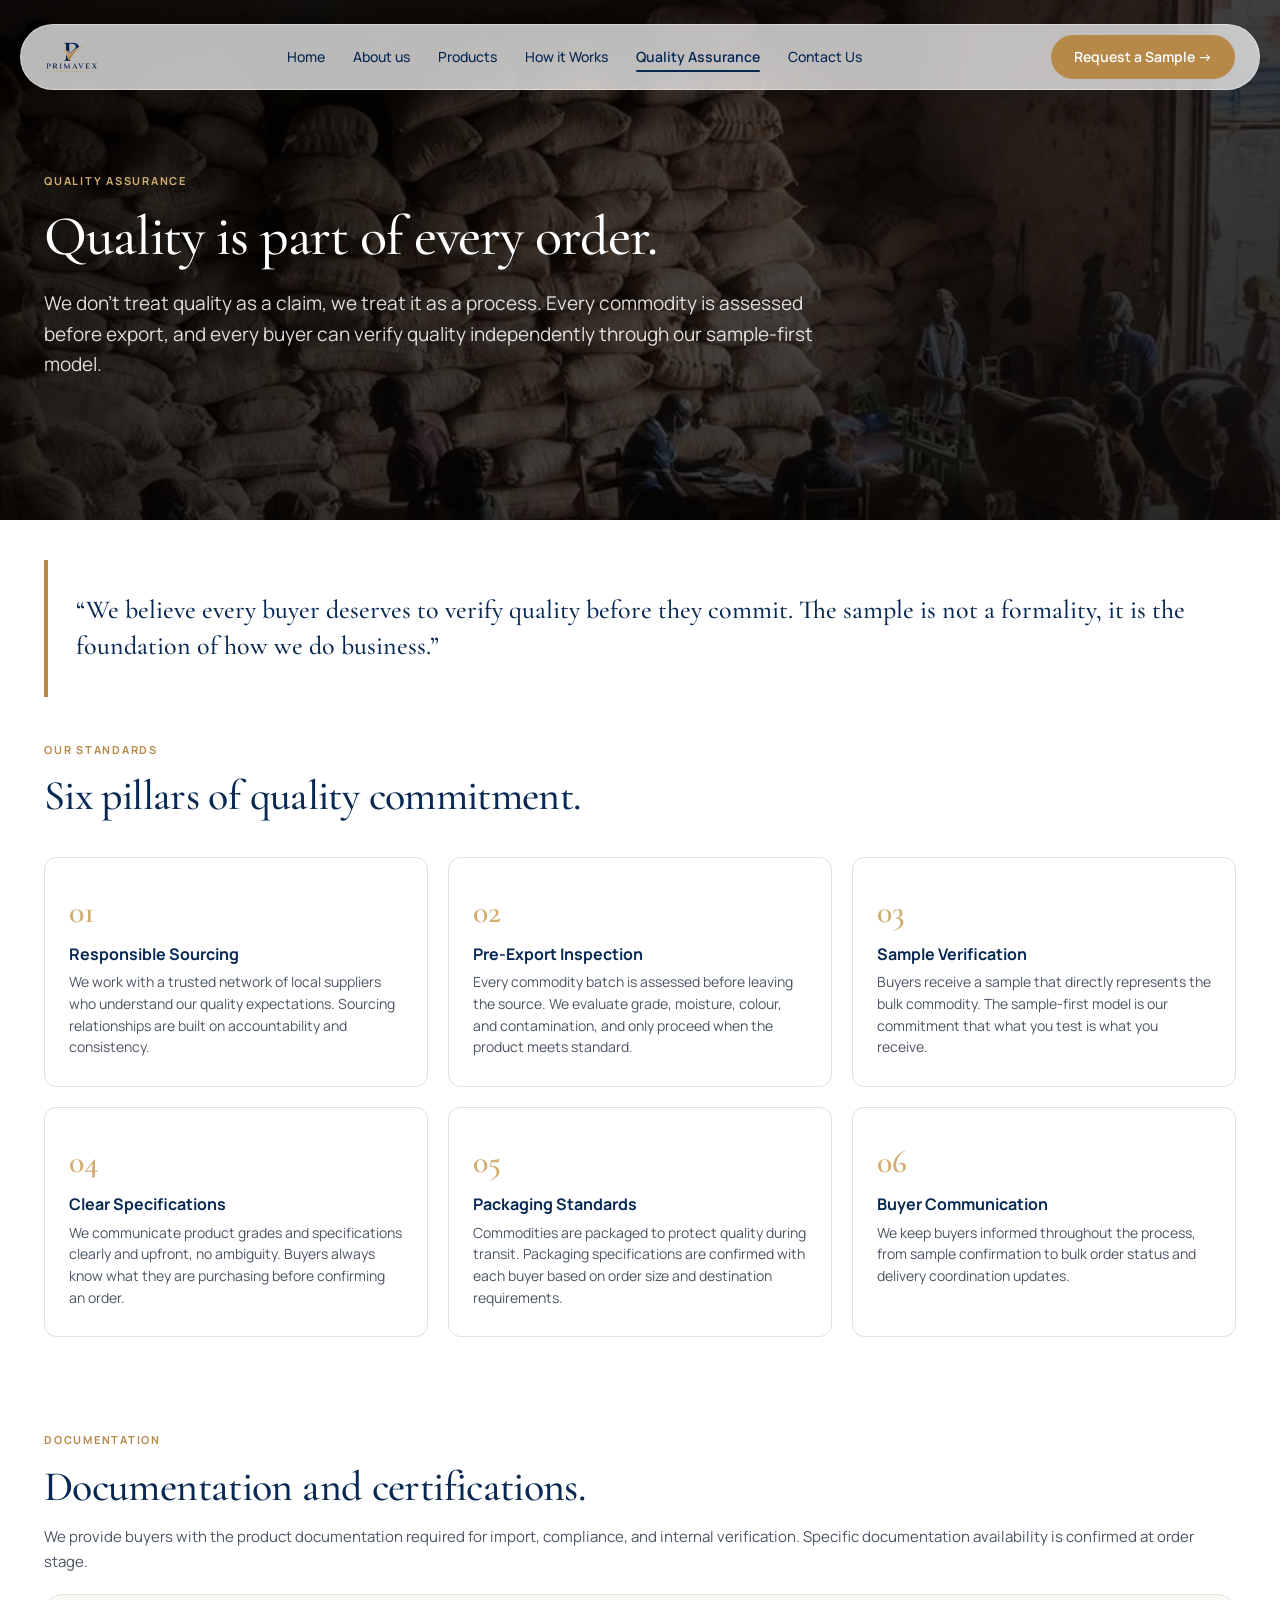
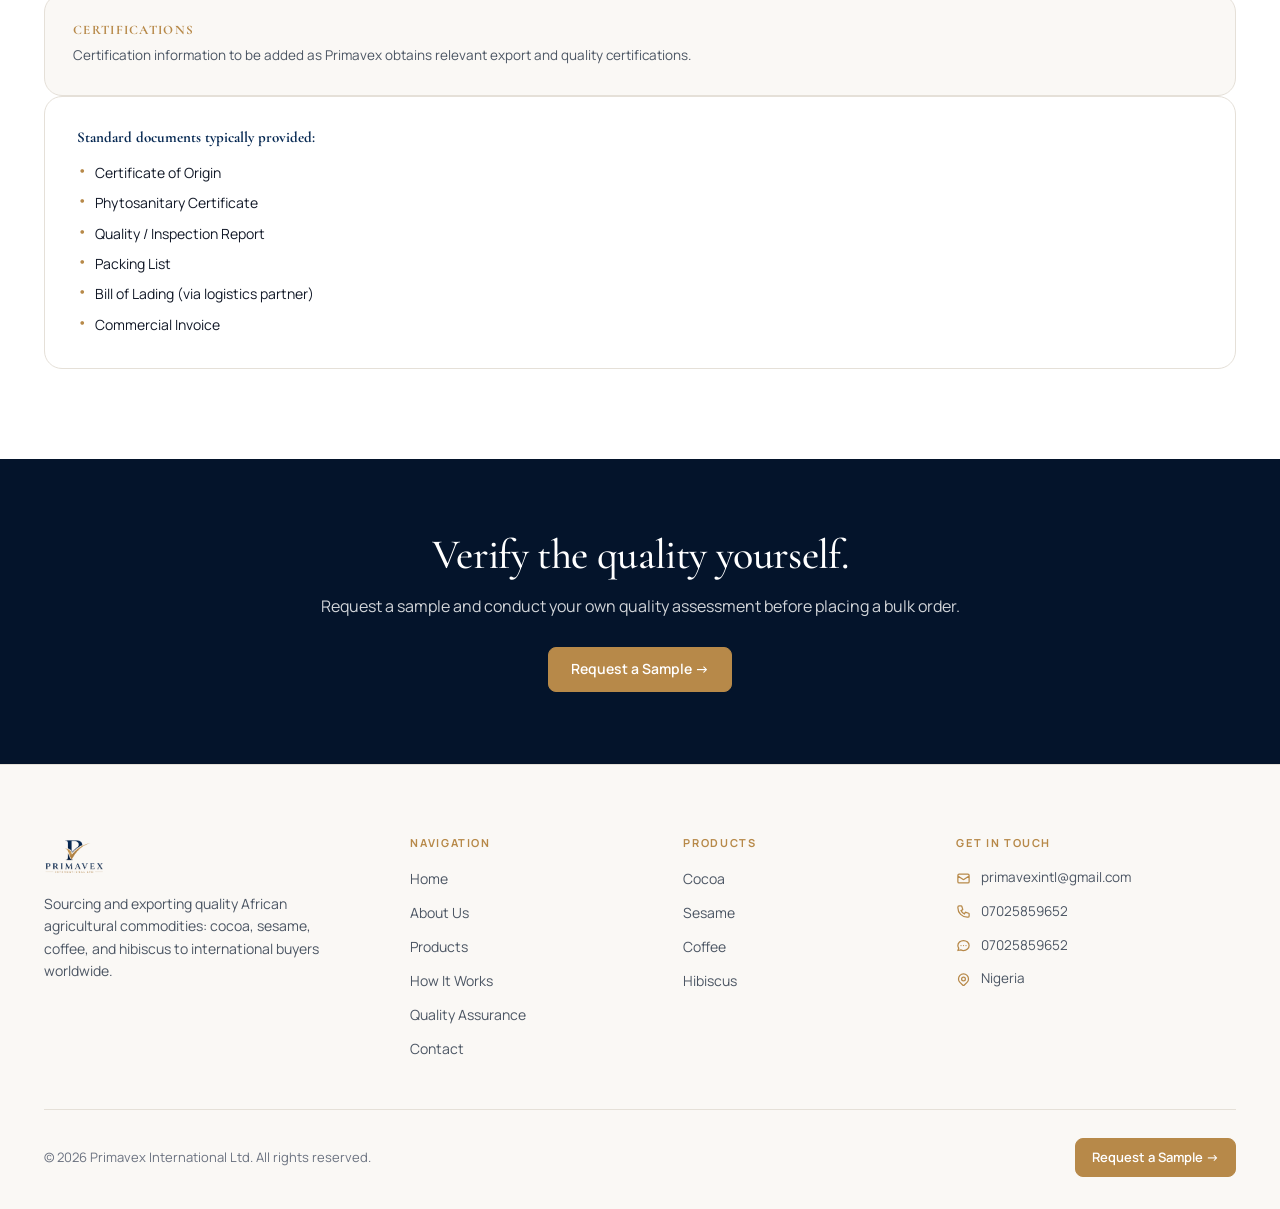
<file: quality-assurance.html>
<!DOCTYPE html>
<html lang="en">
<head>
  <meta charset="UTF-8">
  <meta name="viewport" content="width=device-width, initial-scale=1.0">
  <title>Quality Assurance | Primavex International Ltd</title>
  <meta name="description" content="Our six pillars of quality commitment and pre-export inspection standards for agricultural commodity export from Nigeria.">
  <meta name="robots" content="index, follow">
  <link rel="canonical" href="https://primavex-website.vercel.app/quality-assurance.html">

  <!-- Open Graph / Facebook -->
  <meta property="og:type" content="website">
  <meta property="og:site_name" content="Primavex International Ltd">
  <meta property="og:title" content="Quality Assurance | Primavex International Ltd">
  <meta property="og:description" content="Our six pillars of quality commitment and pre-export inspection standards for agricultural commodity export from Nigeria.">
  <meta property="og:url" content="https://primavex-website.vercel.app/quality-assurance.html">
  <meta property="og:image" content="https://primavex-website.vercel.app/assets/images/hero-qa.jpg">

  <!-- Twitter / X Card -->
  <meta name="twitter:card" content="summary_large_image">
  <meta name="twitter:title" content="Quality Assurance | Primavex International Ltd">
  <meta name="twitter:description" content="Our six pillars of quality commitment and pre-export inspection standards for agricultural commodity export from Nigeria.">
  <meta name="twitter:image" content="https://primavex-website.vercel.app/assets/images/hero-qa.jpg">

  <!-- Favicon & Touch Icons -->
  <link rel="icon" type="image/png" href="assets/images/logo.png">
  <link rel="apple-touch-icon" href="assets/images/logo.png">
  <meta name="theme-color" content="#062852">

  <!-- Stylesheet -->
  <link rel="stylesheet" href="assets/css/style.css">
</head>
<body>

  <!-- Floating Frosted Glass Header Navigation -->
  <header class="header-wrapper">
    <nav class="nav-pill" aria-label="Main Navigation">
      <a href="index.html" class="nav-brand" aria-label="Primavex Home">
        <img src="assets/images/logo.png" alt="Primavex International Ltd Logo">
      </a>
      <ul class="nav-menu">
        <li><a href="index.html" class="nav-link">Home</a></li>
        <li><a href="about.html" class="nav-link">About us</a></li>
        <li><a href="products.html" class="nav-link">Products</a></li>
        <li><a href="how-it-works.html" class="nav-link">How it Works</a></li>
        <li><a href="quality-assurance.html" class="nav-link active">Quality Assurance</a></li>
        <li><a href="contact.html" class="nav-link">Contact Us</a></li>
      </ul>
      <div class="nav-actions">
        <a href="request-sample.html" class="btn btn-gold btn-pill">Request a Sample &rarr;</a>
        <button class="mobile-toggle" aria-label="Open mobile navigation menu">
          <svg fill="none" stroke="currentColor" stroke-width="2" viewBox="0 0 24 24">
            <path stroke-linecap="round" stroke-linejoin="round" d="M4 6h16M4 12h16M4 18h16"></path>
          </svg>
        </button>
      </div>
    </nav>
  </header>

  <!-- Mobile Navigation Drawer -->
  <div class="mobile-drawer" aria-hidden="true">
    <div class="mobile-drawer-content">
      <div>
        <div class="mobile-drawer-header">
          <img src="assets/images/logo.png" alt="Primavex Logo" style="height: 32px;">
          <button class="mobile-drawer-close" aria-label="Close menu" style="background:none;border:none;cursor:pointer;font-size:24px;color:var(--primary-navy);">&times;</button>
        </div>
        <ul class="mobile-nav-links">
          <li><a href="index.html" class="nav-link">Home</a></li>
          <li><a href="about.html" class="nav-link">About us</a></li>
          <li><a href="products.html" class="nav-link">Products</a></li>
          <li><a href="how-it-works.html" class="nav-link">How it Works</a></li>
          <li><a href="quality-assurance.html" class="nav-link active">Quality Assurance</a></li>
          <li><a href="contact.html" class="nav-link">Contact Us</a></li>
        </ul>
      </div>
      <div style="margin-top: 32px;">
        <a href="request-sample.html" class="btn btn-gold btn-full">Request a Sample &rarr;</a>
      </div>
    </div>
  </div>

  <main id="main-content">
    <!-- Hero Section -->
    <section class="hero-wrapper" style="background-image: url('assets/images/hero-qa.jpg');">
      <div class="hero-overlay"></div>
      <div class="container">
        <div class="hero-content">
          <span class="eyebrow eyebrow-light">QUALITY ASSURANCE</span>
          <h1>Quality is part of every order.</h1>
          <p>We don't treat quality as a claim, we treat it as a process. Every commodity is assessed before export, and every buyer can verify quality independently through our sample-first model.</p>
        </div>
      </div>
    </section>

    <!-- Quote Banner -->
    <div class="container">
      <div class="qa-quote-banner">
        <blockquote>&ldquo;We believe every buyer deserves to verify quality before they commit. The sample is not a formality, it is the foundation of how we do business.&rdquo;</blockquote>
      </div>
    </div>

    <!-- The Six Pillars of Quality Commitment (White Background & Outline Frames) -->
    <section class="section-padding bg-white" style="padding-top: 0;">
      <div class="container">
        <div style="margin-bottom: 36px;">
          <span class="eyebrow">OUR STANDARDS</span>
          <h2>Six pillars of quality commitment.</h2>
        </div>

        <div class="pillars-grid">
          <!-- Pillar 01 -->
          <div class="pillar-card">
            <div class="pillar-num">01</div>
            <h4>Responsible Sourcing</h4>
            <p>We work with a trusted network of local suppliers who understand our quality expectations. Sourcing relationships are built on accountability and consistency.</p>
          </div>

          <!-- Pillar 02 -->
          <div class="pillar-card">
            <div class="pillar-num">02</div>
            <h4>Pre-Export Inspection</h4>
            <p>Every commodity batch is assessed before leaving the source. We evaluate grade, moisture, colour, and contamination, and only proceed when the product meets standard.</p>
          </div>

          <!-- Pillar 03 -->
          <div class="pillar-card">
            <div class="pillar-num">03</div>
            <h4>Sample Verification</h4>
            <p>Buyers receive a sample that directly represents the bulk commodity. The sample-first model is our commitment that what you test is what you receive.</p>
          </div>

          <!-- Pillar 04 -->
          <div class="pillar-card">
            <div class="pillar-num">04</div>
            <h4>Clear Specifications</h4>
            <p>We communicate product grades and specifications clearly and upfront, no ambiguity. Buyers always know what they are purchasing before confirming an order.</p>
          </div>

          <!-- Pillar 05 -->
          <div class="pillar-card">
            <div class="pillar-num">05</div>
            <h4>Packaging Standards</h4>
            <p>Commodities are packaged to protect quality during transit. Packaging specifications are confirmed with each buyer based on order size and destination requirements.</p>
          </div>

          <!-- Pillar 06 -->
          <div class="pillar-card">
            <div class="pillar-num">06</div>
            <h4>Buyer Communication</h4>
            <p>We keep buyers informed throughout the process, from sample confirmation to bulk order status and delivery coordination updates.</p>
          </div>
        </div>
      </div>
    </section>

    <!-- Documentation Section (White Background Matching Main Page) -->
    <section class="section-padding bg-white" style="padding-top: 0;">
      <div class="container">
        <div class="doc-split">
          <div>
            <span class="eyebrow">DOCUMENTATION</span>
            <h2>Documentation and certifications.</h2>
            <p style="margin-top: 14px; margin-bottom: 20px;">We provide buyers with the product documentation required for import, compliance, and internal verification. Specific documentation availability is confirmed at order stage.</p>

            <div class="frame-outline" style="background: #FAF8F5;">
              <h4 style="font-size: 13px; font-weight: 700; color: var(--primary-gold); text-transform: uppercase; letter-spacing: 0.1em; margin-bottom: 6px;">CERTIFICATIONS</h4>
              <p style="font-size: 13.5px;">Certification information to be added as Primavex obtains relevant export and quality certifications.</p>
            </div>
          </div>

          <div class="frame-outline" style="padding: 32px;">
            <h4 style="font-size: 15px; font-weight: 700; color: var(--primary-navy); margin-bottom: 16px;">Standard documents typically provided:</h4>
            <ul class="specifications-list">
              <li>Certificate of Origin</li>
              <li>Phytosanitary Certificate</li>
              <li>Quality / Inspection Report</li>
              <li>Packing List</li>
              <li>Bill of Lading (via logistics partner)</li>
              <li>Commercial Invoice</li>
            </ul>
          </div>
        </div>
      </div>
    </section>

    <!-- Pre-Footer Dark CTA Banner -->
    <section class="cta-banner">
      <div class="container">
        <div class="cta-banner-inner">
          <h2>Verify the quality yourself.</h2>
          <p>Request a sample and conduct your own quality assessment before placing a bulk order.</p>
          <div class="cta-banner-buttons">
            <a href="request-sample.html" class="btn btn-gold">Request a Sample &rarr;</a>
          </div>
        </div>
      </div>
    </section>
  </main>

  <!-- Site Footer -->
  <footer class="site-footer">
    <div class="container">
      <div class="footer-grid">
        <div class="footer-brand">
          <a href="index.html">
            <img src="assets/images/logo.png" alt="Primavex Logo">
          </a>
          <p>Sourcing and exporting quality African agricultural commodities: cocoa, sesame, coffee, and hibiscus to international buyers worldwide.</p>
        </div>
        <div>
          <h4 class="footer-heading">NAVIGATION</h4>
          <ul class="footer-links">
            <li><a href="index.html">Home</a></li>
            <li><a href="about.html">About Us</a></li>
            <li><a href="products.html">Products</a></li>
            <li><a href="how-it-works.html">How It Works</a></li>
            <li><a href="quality-assurance.html">Quality Assurance</a></li>
            <li><a href="contact.html">Contact</a></li>
          </ul>
        </div>
        <div>
          <h4 class="footer-heading">PRODUCTS</h4>
          <ul class="footer-links">
            <li><a href="products/cocoa.html">Cocoa</a></li>
            <li><a href="products/sesame.html">Sesame</a></li>
            <li><a href="products/coffee.html">Coffee</a></li>
            <li><a href="products/hibiscus.html">Hibiscus</a></li>
          </ul>
        </div>
        <div>
          <h4 class="footer-heading">GET IN TOUCH</h4>
          <ul class="footer-contact-list">
            <li class="footer-contact-item">
              <svg fill="none" stroke="currentColor" stroke-width="2" viewBox="0 0 24 24">
                <path stroke-linecap="round" stroke-linejoin="round" d="M3 8l7.89 5.26a2 2 0 002.22 0L21 8M5 19h14a2 2 0 002-2V7a2 2 0 00-2-2H5a2 2 0 00-2 2v10a2 2 0 002 2z"></path>
              </svg>
              <a href="mailto:primavexintl@gmail.com">primavexintl@gmail.com</a>
            </li>
            <li class="footer-contact-item">
              <svg fill="none" stroke="currentColor" stroke-width="2" viewBox="0 0 24 24">
                <path stroke-linecap="round" stroke-linejoin="round" d="M3 5a2 2 0 012-2h3.28a1 1 0 01.948.684l1.498 4.493a1 1 0 01-.502 1.21l-2.257 1.13a11.042 11.042 0 005.516 5.516l1.13-2.257a1 1 0 011.21-.502l4.493 1.498a1 1 0 01.684.949V19a2 2 0 01-2 2h-1C9.716 21 3 14.284 3 6V5z"></path>
              </svg>
              <a href="tel:07025859652">07025859652</a>
            </li>
            <li class="footer-contact-item">
              <svg fill="none" stroke="currentColor" stroke-width="2" viewBox="0 0 24 24">
                <path stroke-linecap="round" stroke-linejoin="round" d="M8 12h.01M12 12h.01M16 12h.01M21 12c0 4.418-4.03 8-9 8a9.863 9.863 0 01-4.255-.949L3 20l1.395-3.72C3.512 15.042 3 13.574 3 12c0-4.418 4.03-8 9-8s9 3.582 9 8z"></path>
              </svg>
              <a href="https://wa.me/2347025859652" target="_blank" rel="noopener noreferrer">07025859652</a>
            </li>
            <li class="footer-contact-item">
              <svg fill="none" stroke="currentColor" stroke-width="2" viewBox="0 0 24 24">
                <path stroke-linecap="round" stroke-linejoin="round" d="M17.657 16.657L13.414 20.9a1.998 1.998 0 01-2.827 0l-4.244-4.243a8 8 0 1111.314 0z"></path>
                <path stroke-linecap="round" stroke-linejoin="round" d="M15 11a3 3 0 11-6 0 3 3 0 016 0z"></path>
              </svg>
              <span>Nigeria</span>
            </li>
          </ul>
        </div>
      </div>
      <div class="footer-bottom">
        <div>&copy; 2026 Primavex International Ltd. All rights reserved.</div>
        <div>
          <a href="request-sample.html" class="btn btn-gold btn-sm">Request a Sample &rarr;</a>
        </div>
      </div>
    </div>
  </footer>

  <script src="assets/js/main.js"></script>
</body>
</html>
</file>
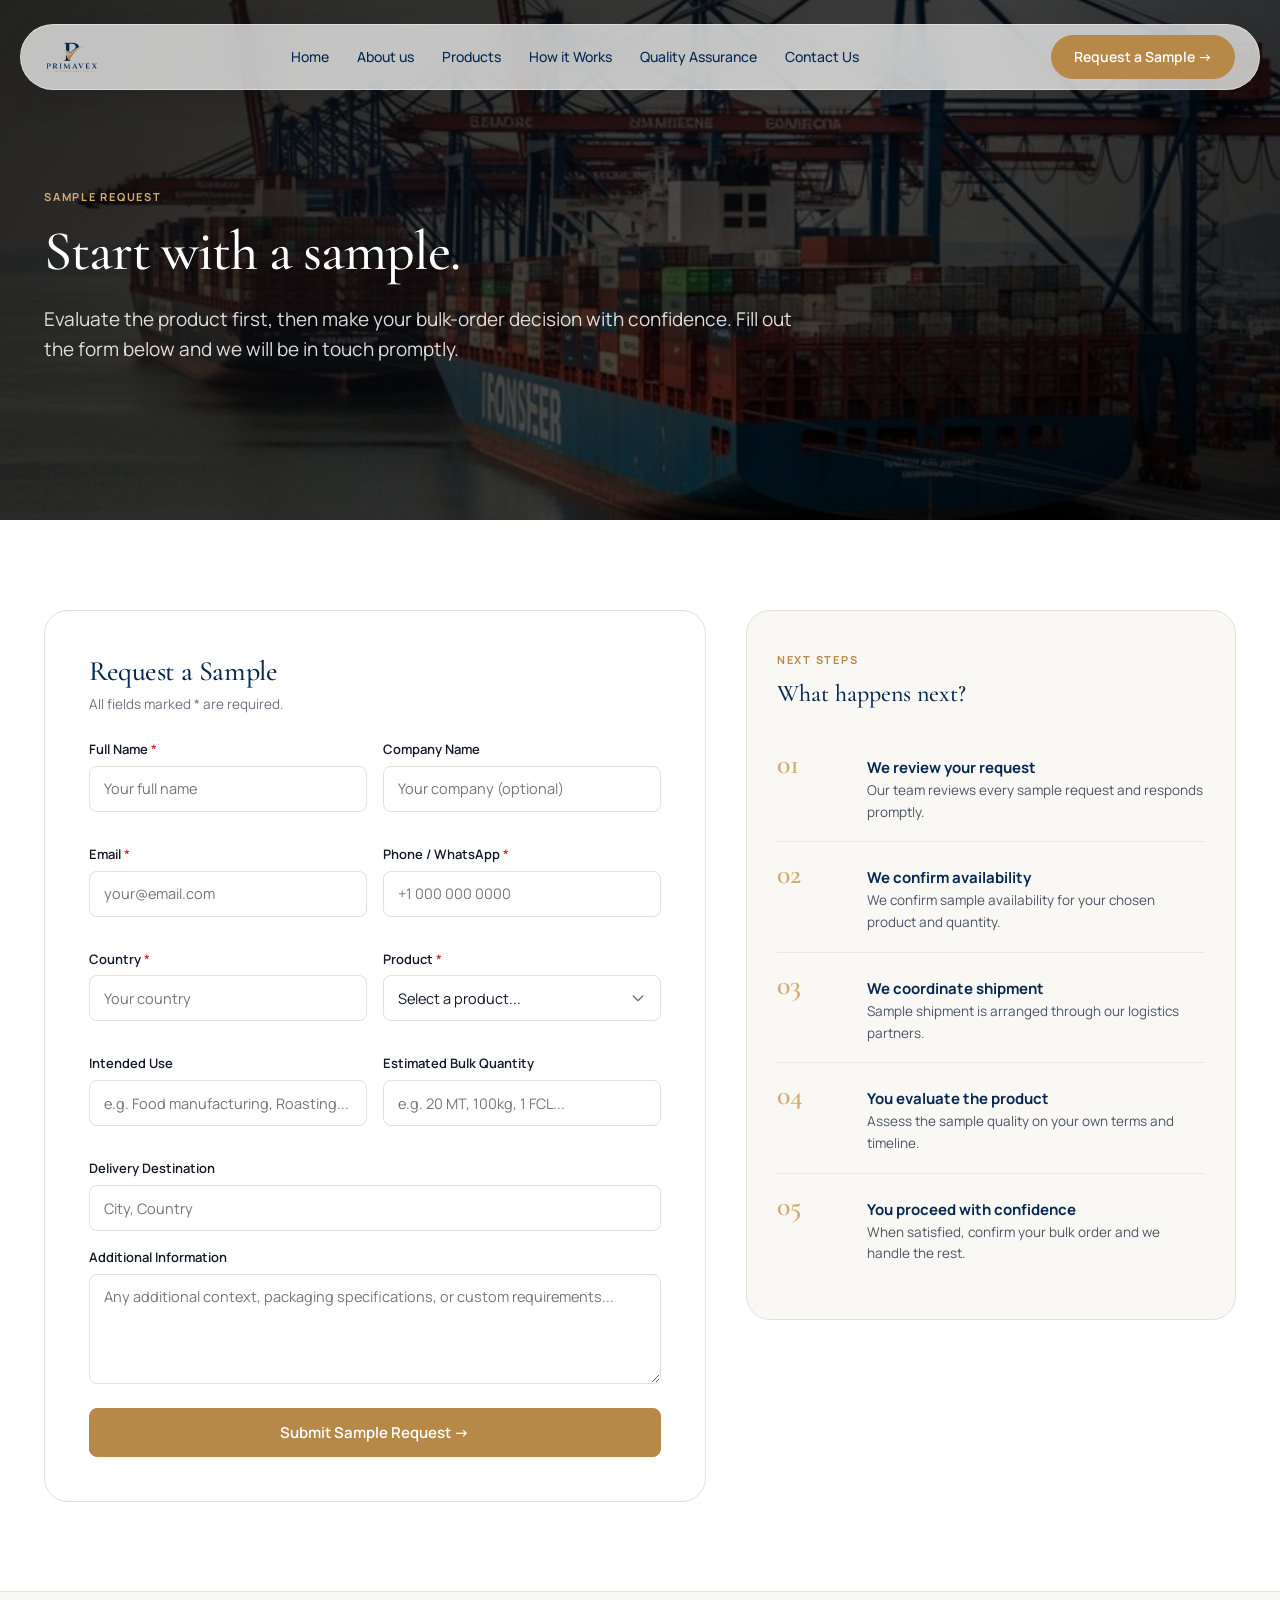
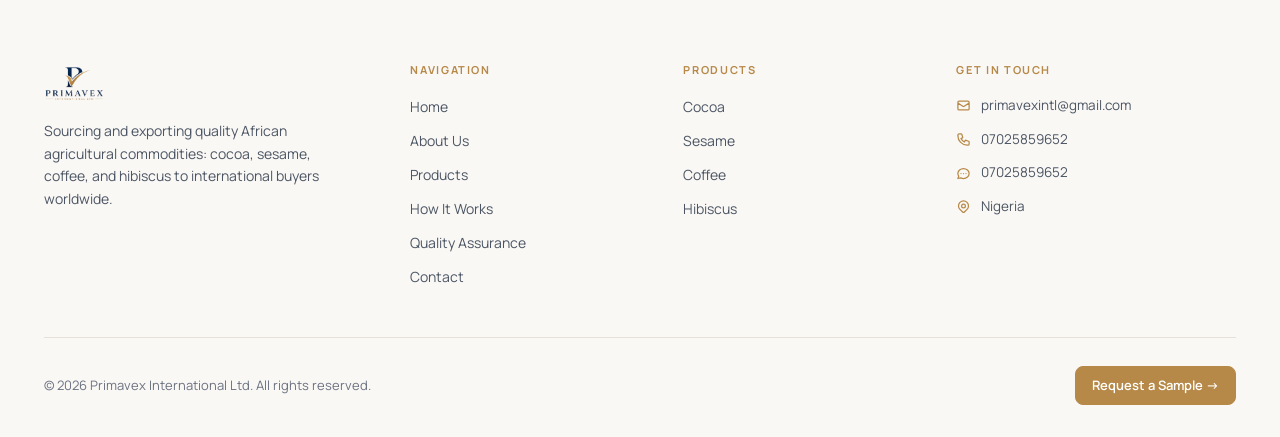
<file: request-sample.html>
<!DOCTYPE html>
<html lang="en">
<head>
  <meta charset="UTF-8">
  <meta name="viewport" content="width=device-width, initial-scale=1.0">
  <title>Request a Sample | Primavex International Ltd</title>
  <meta name="description" content="Request a free product sample of Nigerian Cocoa, Sesame, Coffee, or Hibiscus to evaluate quality before placing your bulk order.">
  <meta name="robots" content="index, follow">
  <link rel="canonical" href="https://primavex-website.vercel.app/request-sample.html">

  <!-- Open Graph / Facebook -->
  <meta property="og:type" content="website">
  <meta property="og:site_name" content="Primavex International Ltd">
  <meta property="og:title" content="Request a Sample | Primavex International Ltd">
  <meta property="og:description" content="Request a free product sample of Nigerian Cocoa, Sesame, Coffee, or Hibiscus to evaluate quality before placing your bulk order.">
  <meta property="og:url" content="https://primavex-website.vercel.app/request-sample.html">
  <meta property="og:image" content="https://primavex-website.vercel.app/assets/images/hero-sample.jpg">

  <!-- Twitter / X Card -->
  <meta name="twitter:card" content="summary_large_image">
  <meta name="twitter:title" content="Request a Sample | Primavex International Ltd">
  <meta name="twitter:description" content="Request a free product sample of Nigerian Cocoa, Sesame, Coffee, or Hibiscus to evaluate quality before placing your bulk order.">
  <meta name="twitter:image" content="https://primavex-website.vercel.app/assets/images/hero-sample.jpg">

  <!-- Favicon & Touch Icons -->
  <link rel="icon" type="image/png" href="assets/images/logo.png">
  <link rel="apple-touch-icon" href="assets/images/logo.png">
  <meta name="theme-color" content="#062852">

  <!-- Stylesheet -->
  <link rel="stylesheet" href="assets/css/style.css">
</head>
<body>

  <!-- Floating Frosted Glass Header Navigation -->
  <header class="header-wrapper">
    <nav class="nav-pill" aria-label="Main Navigation">
      <a href="index.html" class="nav-brand" aria-label="Primavex Home">
        <img src="assets/images/logo.png" alt="Primavex International Ltd Logo">
      </a>
      <ul class="nav-menu">
        <li><a href="index.html" class="nav-link">Home</a></li>
        <li><a href="about.html" class="nav-link">About us</a></li>
        <li><a href="products.html" class="nav-link">Products</a></li>
        <li><a href="how-it-works.html" class="nav-link">How it Works</a></li>
        <li><a href="quality-assurance.html" class="nav-link">Quality Assurance</a></li>
        <li><a href="contact.html" class="nav-link">Contact Us</a></li>
      </ul>
      <div class="nav-actions">
        <a href="request-sample.html" class="btn btn-gold btn-pill">Request a Sample &rarr;</a>
        <button class="mobile-toggle" aria-label="Open mobile navigation menu">
          <svg fill="none" stroke="currentColor" stroke-width="2" viewBox="0 0 24 24">
            <path stroke-linecap="round" stroke-linejoin="round" d="M4 6h16M4 12h16M4 18h16"></path>
          </svg>
        </button>
      </div>
    </nav>
  </header>

  <!-- Mobile Navigation Drawer -->
  <div class="mobile-drawer" aria-hidden="true">
    <div class="mobile-drawer-content">
      <div>
        <div class="mobile-drawer-header">
          <img src="assets/images/logo.png" alt="Primavex Logo" style="height: 32px;">
          <button class="mobile-drawer-close" aria-label="Close menu" style="background:none;border:none;cursor:pointer;font-size:24px;color:var(--primary-navy);">&times;</button>
        </div>
        <ul class="mobile-nav-links">
          <li><a href="index.html" class="nav-link">Home</a></li>
          <li><a href="about.html" class="nav-link">About us</a></li>
          <li><a href="products.html" class="nav-link">Products</a></li>
          <li><a href="how-it-works.html" class="nav-link">How it Works</a></li>
          <li><a href="quality-assurance.html" class="nav-link">Quality Assurance</a></li>
          <li><a href="contact.html" class="nav-link">Contact Us</a></li>
        </ul>
      </div>
      <div style="margin-top: 32px;">
        <a href="request-sample.html" class="btn btn-gold btn-full">Request a Sample &rarr;</a>
      </div>
    </div>
  </div>

  <main id="main-content">
    <!-- Hero Section -->
    <section class="hero-wrapper" style="background-image: url('assets/images/hero-sample.jpg');">
      <div class="hero-overlay"></div>
      <div class="container">
        <div class="hero-content">
          <span class="eyebrow eyebrow-light">SAMPLE REQUEST</span>
          <h1>Start with a sample.</h1>
          <p>Evaluate the product first, then make your bulk-order decision with confidence. Fill out the form below and we will be in touch promptly.</p>
        </div>
      </div>
    </section>

    <!-- Request a Sample Form Section (Pure White Page Background) -->
    <section class="section-padding bg-white">
      <div class="container">
        <div class="form-page-split">
          <!-- Left: Sample Form Card -->
          <div class="form-card">
            <div id="sample-form-wrapper">
              <h2>Request a Sample</h2>
              <p class="form-note">All fields marked <span class="required">*</span> are required.</p>

              <form id="sample-request-form" novalidate>
                <!-- Security Honeypot Anti-Spam Field -->
                <div style="display: none !important; opacity: 0; position: absolute; left: -9999px;" aria-hidden="true">
                  <label for="sample_bot_check">Leave this blank</label>
                  <input type="text" id="sample_bot_check" name="bot_check" tabindex="-1" autocomplete="off">
                </div>

                <div class="form-grid-2">
                  <div class="form-group" id="group-fullname">
                    <label for="fullname" class="form-label">Full Name <span class="required">*</span></label>
                    <input type="text" id="fullname" name="fullname" class="form-control" placeholder="Your full name" required>
                    <span class="error-text">Please enter your full name.</span>
                  </div>

                  <div class="form-group" id="group-company">
                    <label for="company" class="form-label">Company Name</label>
                    <input type="text" id="company" name="company" class="form-control" placeholder="Your company (optional)">
                  </div>
                </div>

                <div class="form-grid-2">
                  <div class="form-group" id="group-email">
                    <label for="email" class="form-label">Email <span class="required">*</span></label>
                    <input type="email" id="email" name="email" class="form-control" placeholder="your@email.com" required>
                    <span class="error-text">Please enter a valid business email address.</span>
                  </div>

                  <div class="form-group" id="group-phone">
                    <label for="phone" class="form-label">Phone / WhatsApp <span class="required">*</span></label>
                    <input type="tel" id="phone" name="phone" class="form-control" placeholder="+1 000 000 0000" required>
                    <span class="error-text">Please provide your phone or WhatsApp number.</span>
                  </div>
                </div>

                <div class="form-grid-2">
                  <div class="form-group" id="group-country">
                    <label for="country" class="form-label">Country <span class="required">*</span></label>
                    <input type="text" id="country" name="country" class="form-control" placeholder="Your country" required>
                    <span class="error-text">Please enter your destination country.</span>
                  </div>

                  <div class="form-group" id="group-product">
                    <label for="product" class="form-label">Product <span class="required">*</span></label>
                    <select id="product" name="product" class="form-control" required>
                      <option value="">Select a product...</option>
                      <option value="cocoa">Cocoa Beans</option>
                      <option value="sesame">Sesame Seeds</option>
                      <option value="coffee">Coffee Beans</option>
                      <option value="hibiscus">Hibiscus Flowers</option>
                      <option value="other">Other / Product not listed</option>
                    </select>
                    <span class="error-text">Please select a product.</span>
                  </div>
                </div>

                <!-- Conditional Unlisted Product Specification Field -->
                <div class="conditional-field" id="unlisted-product-field">
                  <div class="form-group">
                    <label for="unlisted-product-name" class="form-label">Specify Desired Commodity / Product Name <span class="required">*</span></label>
                    <input type="text" id="unlisted-product-name" name="unlisted_product_name" class="form-control" placeholder="e.g. Cashew Nuts, Ginger, Shea Butter, Soybeans...">
                    <span class="error-text">Please specify the unlisted product you wish to source.</span>
                  </div>
                </div>

                <div class="form-grid-2">
                  <div class="form-group" id="group-intended-use">
                    <label for="intended_use" class="form-label">Intended Use</label>
                    <input type="text" id="intended_use" name="intended_use" class="form-control" placeholder="e.g. Food manufacturing, Roasting...">
                  </div>

                  <div class="form-group" id="group-bulk-quantity">
                    <label for="bulk_quantity" class="form-label">Estimated Bulk Quantity</label>
                    <input type="text" id="bulk_quantity" name="bulk_quantity" class="form-control" placeholder="e.g. 20 MT, 100kg, 1 FCL...">
                  </div>
                </div>

                <div class="form-group" id="group-destination">
                  <label for="destination" class="form-label">Delivery Destination</label>
                  <input type="text" id="destination" name="destination" class="form-control" placeholder="City, Country">
                </div>

                <div class="form-group" id="group-notes">
                  <label for="notes" class="form-label">Additional Information</label>
                  <textarea id="notes" name="notes" class="form-control" placeholder="Any additional context, packaging specifications, or custom requirements..."></textarea>
                </div>

                <button type="submit" class="btn btn-gold btn-full btn-lg" style="margin-top: 8px;">Submit Sample Request &rarr;</button>
              </form>
            </div>

            <!-- Submission Confirmation Card -->
            <div id="sample-success-card" class="form-success-card">
              <div class="success-icon-circle">
                <svg fill="none" stroke="currentColor" stroke-width="2.5" viewBox="0 0 24 24">
                  <path stroke-linecap="round" stroke-linejoin="round" d="M5 13l4 4L19 7"></path>
                </svg>
              </div>
              <h3 style="font-size: 24px; margin-bottom: 8px;">Sample Request Received</h3>
              <p style="margin-bottom: 24px;">Thank you for requesting a sample. Our sourcing and export team will review your specifications and get in touch within 24 hours to confirm dispatch details.</p>
              <div style="background: var(--warm-surface); border: 1px solid var(--border-color); border-radius: 12px; padding: 20px; text-align: left; margin-bottom: 24px;">
                <p style="font-size: 13.5px; margin-bottom: 4px;"><strong>Need immediate assistance?</strong></p>
                <p style="font-size: 13.5px;">Contact our desk on WhatsApp: <a href="https://wa.me/2347025859652" target="_blank" rel="noopener noreferrer" style="color: var(--primary-gold); font-weight: 600;">07025859652</a></p>
              </div>
              <button type="button" class="btn btn-outline-navy" onclick="location.reload();">Submit Another Request</button>
            </div>
          </div>

          <!-- Right: What Happens Next Sidebar Card -->
          <div class="sidebar-light-card">
            <span class="eyebrow" style="margin-bottom: 12px;">NEXT STEPS</span>
            <h3 style="font-size: 24px; margin-bottom: 24px;">What happens next?</h3>

            <div class="process-steps-list">
              <div class="process-step-item" style="padding: 18px 0;">
                <div class="process-step-num" style="font-size: 28px;">01</div>
                <div class="process-step-text">
                  <h4 style="font-family: var(--font-sans); font-size: 15px; font-weight: 700; color: var(--primary-navy); margin-bottom: 4px;">We review your request</h4>
                  <p style="font-size: 13.5px;">Our team reviews every sample request and responds promptly.</p>
                </div>
              </div>

              <div class="process-step-item" style="padding: 18px 0;">
                <div class="process-step-num" style="font-size: 28px;">02</div>
                <div class="process-step-text">
                  <h4 style="font-family: var(--font-sans); font-size: 15px; font-weight: 700; color: var(--primary-navy); margin-bottom: 4px;">We confirm availability</h4>
                  <p style="font-size: 13.5px;">We confirm sample availability for your chosen product and quantity.</p>
                </div>
              </div>

              <div class="process-step-item" style="padding: 18px 0;">
                <div class="process-step-num" style="font-size: 28px;">03</div>
                <div class="process-step-text">
                  <h4 style="font-family: var(--font-sans); font-size: 15px; font-weight: 700; color: var(--primary-navy); margin-bottom: 4px;">We coordinate shipment</h4>
                  <p style="font-size: 13.5px;">Sample shipment is arranged through our logistics partners.</p>
                </div>
              </div>

              <div class="process-step-item" style="padding: 18px 0;">
                <div class="process-step-num" style="font-size: 28px;">04</div>
                <div class="process-step-text">
                  <h4 style="font-family: var(--font-sans); font-size: 15px; font-weight: 700; color: var(--primary-navy); margin-bottom: 4px;">You evaluate the product</h4>
                  <p style="font-size: 13.5px;">Assess the sample quality on your own terms and timeline.</p>
                </div>
              </div>

              <div class="process-step-item" style="padding: 18px 0;">
                <div class="process-step-num" style="font-size: 28px;">05</div>
                <div class="process-step-text">
                  <h4 style="font-family: var(--font-sans); font-size: 15px; font-weight: 700; color: var(--primary-navy); margin-bottom: 4px;">You proceed with confidence</h4>
                  <p style="font-size: 13.5px;">When satisfied, confirm your bulk order and we handle the rest.</p>
                </div>
              </div>
            </div>
          </div>
        </div>
      </div>
    </section>
  </main>

  <!-- Site Footer -->
  <footer class="site-footer">
    <div class="container">
      <div class="footer-grid">
        <div class="footer-brand">
          <a href="index.html">
            <img src="assets/images/logo.png" alt="Primavex Logo">
          </a>
          <p>Sourcing and exporting quality African agricultural commodities: cocoa, sesame, coffee, and hibiscus to international buyers worldwide.</p>
        </div>
        <div>
          <h4 class="footer-heading">NAVIGATION</h4>
          <ul class="footer-links">
            <li><a href="index.html">Home</a></li>
            <li><a href="about.html">About Us</a></li>
            <li><a href="products.html">Products</a></li>
            <li><a href="how-it-works.html">How It Works</a></li>
            <li><a href="quality-assurance.html">Quality Assurance</a></li>
            <li><a href="contact.html">Contact</a></li>
          </ul>
        </div>
        <div>
          <h4 class="footer-heading">PRODUCTS</h4>
          <ul class="footer-links">
            <li><a href="products/cocoa.html">Cocoa</a></li>
            <li><a href="products/sesame.html">Sesame</a></li>
            <li><a href="products/coffee.html">Coffee</a></li>
            <li><a href="products/hibiscus.html">Hibiscus</a></li>
          </ul>
        </div>
        <div>
          <h4 class="footer-heading">GET IN TOUCH</h4>
          <ul class="footer-contact-list">
            <li class="footer-contact-item">
              <svg fill="none" stroke="currentColor" stroke-width="2" viewBox="0 0 24 24">
                <path stroke-linecap="round" stroke-linejoin="round" d="M3 8l7.89 5.26a2 2 0 002.22 0L21 8M5 19h14a2 2 0 002-2V7a2 2 0 00-2-2H5a2 2 0 00-2 2v10a2 2 0 002 2z"></path>
              </svg>
              <a href="mailto:primavexintl@gmail.com">primavexintl@gmail.com</a>
            </li>
            <li class="footer-contact-item">
              <svg fill="none" stroke="currentColor" stroke-width="2" viewBox="0 0 24 24">
                <path stroke-linecap="round" stroke-linejoin="round" d="M3 5a2 2 0 012-2h3.28a1 1 0 01.948.684l1.498 4.493a1 1 0 01-.502 1.21l-2.257 1.13a11.042 11.042 0 005.516 5.516l1.13-2.257a1 1 0 011.21-.502l4.493 1.498a1 1 0 01.684.949V19a2 2 0 01-2 2h-1C9.716 21 3 14.284 3 6V5z"></path>
              </svg>
              <a href="tel:07025859652">07025859652</a>
            </li>
            <li class="footer-contact-item">
              <svg fill="none" stroke="currentColor" stroke-width="2" viewBox="0 0 24 24">
                <path stroke-linecap="round" stroke-linejoin="round" d="M8 12h.01M12 12h.01M16 12h.01M21 12c0 4.418-4.03 8-9 8a9.863 9.863 0 01-4.255-.949L3 20l1.395-3.72C3.512 15.042 3 13.574 3 12c0-4.418 4.03-8 9-8s9 3.582 9 8z"></path>
              </svg>
              <a href="https://wa.me/2347025859652" target="_blank" rel="noopener noreferrer">07025859652</a>
            </li>
            <li class="footer-contact-item">
              <svg fill="none" stroke="currentColor" stroke-width="2" viewBox="0 0 24 24">
                <path stroke-linecap="round" stroke-linejoin="round" d="M17.657 16.657L13.414 20.9a1.998 1.998 0 01-2.827 0l-4.244-4.243a8 8 0 1111.314 0z"></path>
                <path stroke-linecap="round" stroke-linejoin="round" d="M15 11a3 3 0 11-6 0 3 3 0 016 0z"></path>
              </svg>
              <span>Nigeria</span>
            </li>
          </ul>
        </div>
      </div>
      <div class="footer-bottom">
        <div>&copy; 2026 Primavex International Ltd. All rights reserved.</div>
        <div>
          <a href="request-sample.html" class="btn btn-gold btn-sm">Request a Sample &rarr;</a>
        </div>
      </div>
    </div>
  </footer>

  <script src="assets/js/main.js"></script>
</body>
</html>
</file>
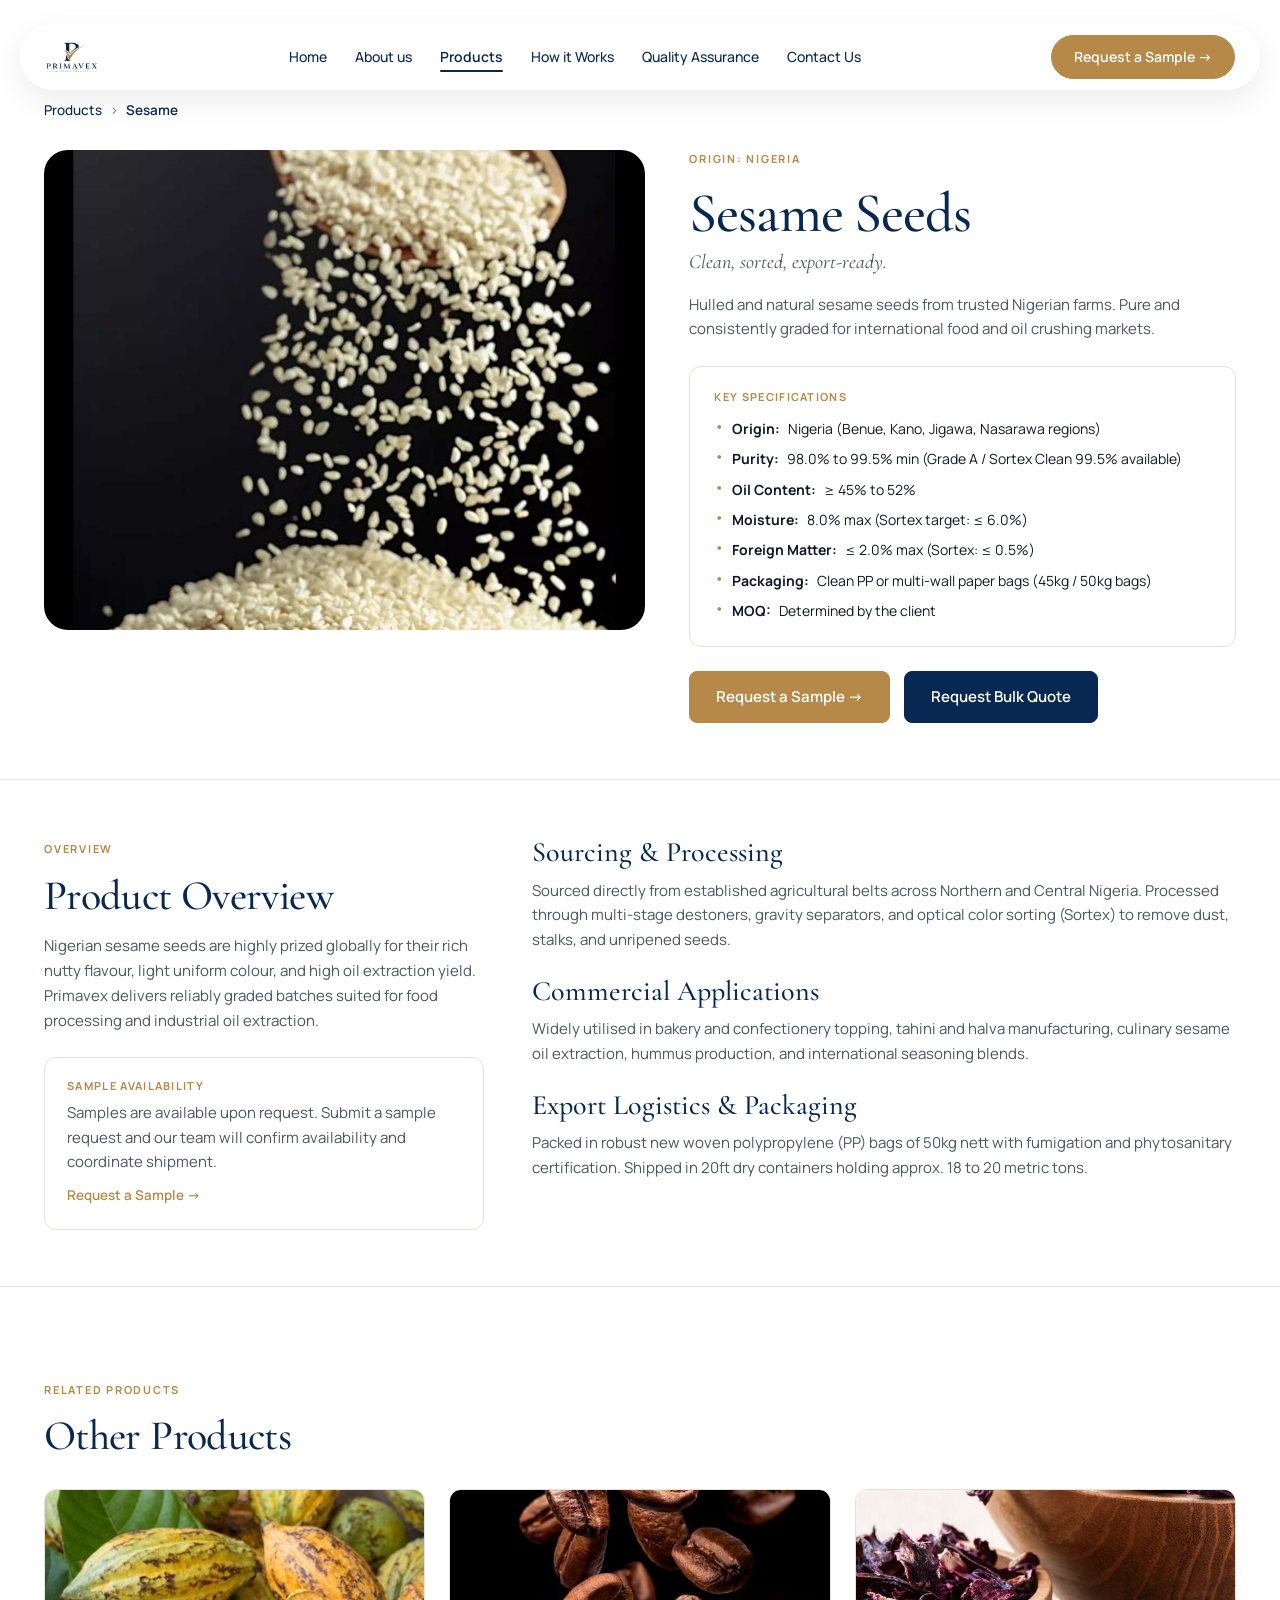
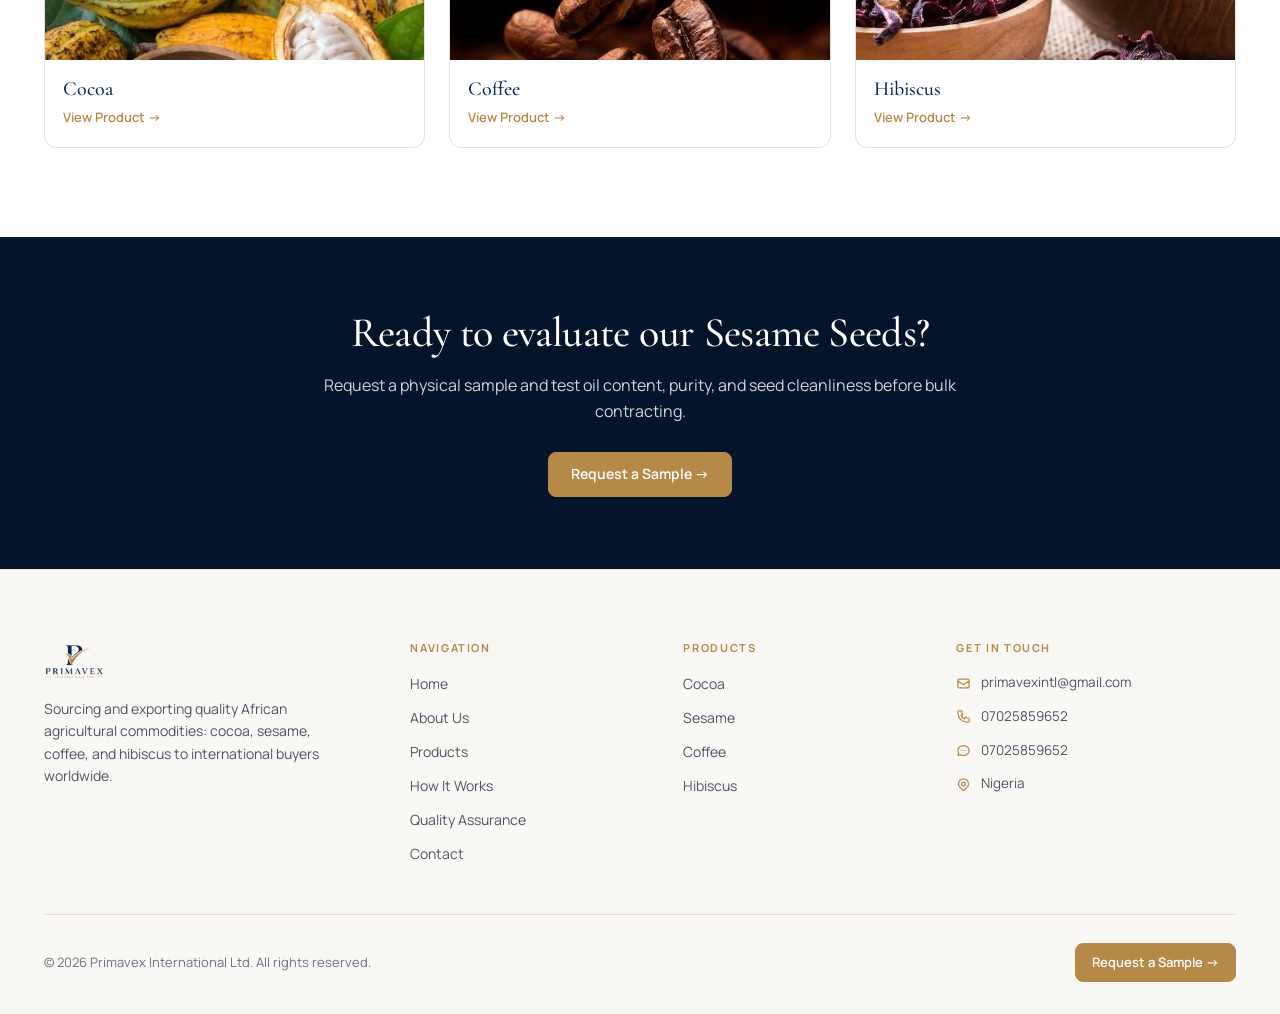
<file: sesame.html>
<!DOCTYPE html>
<html lang="en">
<head>
  <meta charset="UTF-8">
  <meta name="viewport" content="width=device-width, initial-scale=1.0">
  <title>Sesame Seeds | Primavex International Ltd</title>
  <meta name="description" content="Export-grade Nigerian Sesame Seeds. Natural and machine-cleaned, Sortex Grade A with 99.5% purity, high oil content (&ge;45%), and moisture &le;8%.">
  <link rel="stylesheet" href="../assets/css/style.css">
  <link rel="icon" type="image/png" href="../assets/images/logo.png">
</head>
<body>

  <!-- Floating Frosted Glass Header Navigation -->
  <header class="header-wrapper">
    <nav class="nav-pill" aria-label="Main Navigation">
      <a href="../index.html" class="nav-brand" aria-label="Primavex Home">
        <img src="../assets/images/logo.png" alt="Primavex International Ltd Logo">
      </a>
      <ul class="nav-menu">
        <li><a href="../index.html" class="nav-link">Home</a></li>
        <li><a href="../about.html" class="nav-link">About us</a></li>
        <li><a href="../products.html" class="nav-link active">Products</a></li>
        <li><a href="../how-it-works.html" class="nav-link">How it Works</a></li>
        <li><a href="../quality-assurance.html" class="nav-link">Quality Assurance</a></li>
        <li><a href="../contact.html" class="nav-link">Contact Us</a></li>
      </ul>
      <div class="nav-actions">
        <a href="../request-sample.html?product=sesame" class="btn btn-gold btn-pill">Request a Sample &rarr;</a>
        <button class="mobile-toggle" aria-label="Open mobile navigation menu">
          <svg fill="none" stroke="currentColor" stroke-width="2" viewBox="0 0 24 24">
            <path stroke-linecap="round" stroke-linejoin="round" d="M4 6h16M4 12h16M4 18h16"></path>
          </svg>
        </button>
      </div>
    </nav>
  </header>

  <!-- Mobile Navigation Drawer -->
  <div class="mobile-drawer" aria-hidden="true">
    <div class="mobile-drawer-content">
      <div>
        <div class="mobile-drawer-header">
          <img src="../assets/images/logo.png" alt="Primavex Logo" style="height: 32px;">
          <button class="mobile-drawer-close" aria-label="Close menu" style="background:none;border:none;cursor:pointer;font-size:24px;color:var(--primary-navy);">&times;</button>
        </div>
        <ul class="mobile-nav-links">
          <li><a href="../index.html" class="nav-link">Home</a></li>
          <li><a href="../about.html" class="nav-link">About us</a></li>
          <li><a href="../products.html" class="nav-link active">Products</a></li>
          <li><a href="../how-it-works.html" class="nav-link">How it Works</a></li>
          <li><a href="../quality-assurance.html" class="nav-link">Quality Assurance</a></li>
          <li><a href="../contact.html" class="nav-link">Contact Us</a></li>
        </ul>
      </div>
      <div style="margin-top: 32px;">
        <a href="../request-sample.html?product=sesame" class="btn btn-gold btn-full">Request a Sample &rarr;</a>
      </div>
    </div>
  </div>

  <main id="main-content" style="padding-top: 100px;">
    <div class="container">
      <!-- Breadcrumbs -->
      <nav class="breadcrumbs" aria-label="Breadcrumb">
        <a href="../products.html">Products</a>
        <span>&rsaquo;</span>
        <span style="color: var(--primary-navy); font-weight: 600;">Sesame</span>
      </nav>

      <!-- Product Hero Split -->
      <div class="product-detail-split">
        <div class="product-hero-image-box">
          <img src="../assets/images/sesame.jpg" alt="Natural white and golden sesame seeds">
        </div>
        <div class="product-detail-info">
          <span class="eyebrow">ORIGIN: NIGERIA</span>
          <h1>Sesame Seeds</h1>
          <p class="product-detail-subtitle">Clean, sorted, export-ready.</p>
          <p>Hulled and natural sesame seeds from trusted Nigerian farms. Pure and consistently graded for international food and oil crushing markets.</p>

          <!-- Outline-Only Specifications Box -->
          <div class="specifications-box">
            <h4 class="specifications-box-title">KEY SPECIFICATIONS</h4>
            <ul class="specifications-list">
              <li><strong>Origin:</strong> Nigeria (Benue, Kano, Jigawa, Nasarawa regions)</li>
              <li><strong>Purity:</strong> 98.0% to 99.5% min (Grade A / Sortex Clean 99.5% available)</li>
              <li><strong>Oil Content:</strong> &ge; 45% to 52%</li>
              <li><strong>Moisture:</strong> 8.0% max (Sortex target: &le; 6.0%)</li>
              <li><strong>Foreign Matter:</strong> &le; 2.0% max (Sortex: &le; 0.5%)</li>
              <li><strong>Packaging:</strong> Clean PP or multi-wall paper bags (45kg / 50kg bags)</li>
              <li><strong>MOQ:</strong> Determined by the client</li>
            </ul>
          </div>

          <div style="display: flex; gap: 14px; flex-wrap: wrap;">
            <a href="../request-sample.html?product=sesame" class="btn btn-gold btn-lg">Request a Sample &rarr;</a>
            <a href="../contact.html?product=sesame&type=quote" class="btn btn-navy btn-lg">Request Bulk Quote</a>
          </div>
        </div>
      </div>
    </div>

    <!-- Product Overview Section -->
    <section class="product-overview-section">
      <div class="container">
        <div class="overview-split">
          <div>
            <span class="eyebrow">OVERVIEW</span>
            <h2>Product Overview</h2>
            <p style="margin-top: 14px;">Nigerian sesame seeds are highly prized globally for their rich nutty flavour, light uniform colour, and high oil extraction yield. Primavex delivers reliably graded batches suited for food processing and industrial oil extraction.</p>

            <div class="sample-availability-box">
              <h4>SAMPLE AVAILABILITY</h4>
              <p>Samples are available upon request. Submit a sample request and our team will confirm availability and coordinate shipment.</p>
              <a href="../request-sample.html?product=sesame" style="display: inline-block; margin-top: 10px; font-weight: 600; color: var(--primary-gold); font-size: 13.5px;">Request a Sample &rarr;</a>
            </div>
          </div>

          <div>
            <h3 style="margin-bottom: 10px;">Sourcing &amp; Processing</h3>
            <p style="margin-bottom: 22px;">Sourced directly from established agricultural belts across Northern and Central Nigeria. Processed through multi-stage destoners, gravity separators, and optical color sorting (Sortex) to remove dust, stalks, and unripened seeds.</p>

            <h3 style="margin-bottom: 10px;">Commercial Applications</h3>
            <p style="margin-bottom: 22px;">Widely utilised in bakery and confectionery topping, tahini and halva manufacturing, culinary sesame oil extraction, hummus production, and international seasoning blends.</p>

            <h3 style="margin-bottom: 10px;">Export Logistics &amp; Packaging</h3>
            <p>Packed in robust new woven polypropylene (PP) bags of 50kg nett with fumigation and phytosanitary certification. Shipped in 20ft dry containers holding approx. 18 to 20 metric tons.</p>
          </div>
        </div>
      </div>
    </section>

    <!-- Related Products Grid -->
    <section class="section-padding bg-white">
      <div class="container">
        <div style="margin-bottom: 24px;">
          <span class="eyebrow">RELATED PRODUCTS</span>
          <h2>Other Products</h2>
        </div>
        <div class="related-products-grid">
          <a href="cocoa.html" class="related-product-card">
            <img src="../assets/images/cocoa.jpg" alt="Cocoa Beans">
            <div class="related-product-card-body">
              <h4>Cocoa</h4>
              <span>View Product &rarr;</span>
            </div>
          </a>
          <a href="coffee.html" class="related-product-card">
            <img src="../assets/images/coffee.jpg" alt="Coffee Beans">
            <div class="related-product-card-body">
              <h4>Coffee</h4>
              <span>View Product &rarr;</span>
            </div>
          </a>
          <a href="hibiscus.html" class="related-product-card">
            <img src="../assets/images/hibiscus.jpg" alt="Hibiscus Flowers">
            <div class="related-product-card-body">
              <h4>Hibiscus</h4>
              <span>View Product &rarr;</span>
            </div>
          </a>
        </div>
      </div>
    </section>

    <!-- Pre-Footer Dark CTA Banner -->
    <section class="cta-banner">
      <div class="container">
        <div class="cta-banner-inner">
          <h2>Ready to evaluate our Sesame Seeds?</h2>
          <p>Request a physical sample and test oil content, purity, and seed cleanliness before bulk contracting.</p>
          <div class="cta-banner-buttons">
            <a href="../request-sample.html?product=sesame" class="btn btn-gold">Request a Sample &rarr;</a>
          </div>
        </div>
      </div>
    </section>
  </main>

  <!-- Site Footer -->
  <footer class="site-footer">
    <div class="container">
      <div class="footer-grid">
        <div class="footer-brand">
          <a href="../index.html">
            <img src="../assets/images/logo.png" alt="Primavex Logo">
          </a>
          <p>Sourcing and exporting quality African agricultural commodities: cocoa, sesame, coffee, and hibiscus to international buyers worldwide.</p>
        </div>
        <div>
          <h4 class="footer-heading">NAVIGATION</h4>
          <ul class="footer-links">
            <li><a href="../index.html">Home</a></li>
            <li><a href="../about.html">About Us</a></li>
            <li><a href="../products.html">Products</a></li>
            <li><a href="../how-it-works.html">How It Works</a></li>
            <li><a href="../quality-assurance.html">Quality Assurance</a></li>
            <li><a href="../contact.html">Contact</a></li>
          </ul>
        </div>
        <div>
          <h4 class="footer-heading">PRODUCTS</h4>
          <ul class="footer-links">
            <li><a href="cocoa.html">Cocoa</a></li>
            <li><a href="sesame.html">Sesame</a></li>
            <li><a href="coffee.html">Coffee</a></li>
            <li><a href="hibiscus.html">Hibiscus</a></li>
          </ul>
        </div>
        <div>
          <h4 class="footer-heading">GET IN TOUCH</h4>
          <ul class="footer-contact-list">
            <li class="footer-contact-item">
              <svg fill="none" stroke="currentColor" stroke-width="2" viewBox="0 0 24 24">
                <path stroke-linecap="round" stroke-linejoin="round" d="M3 8l7.89 5.26a2 2 0 002.22 0L21 8M5 19h14a2 2 0 002-2V7a2 2 0 00-2-2H5a2 2 0 00-2 2v10a2 2 0 002 2z"></path>
              </svg>
              <a href="mailto:primavexintl@gmail.com">primavexintl@gmail.com</a>
            </li>
            <li class="footer-contact-item">
              <svg fill="none" stroke="currentColor" stroke-width="2" viewBox="0 0 24 24">
                <path stroke-linecap="round" stroke-linejoin="round" d="M3 5a2 2 0 012-2h3.28a1 1 0 01.948.684l1.498 4.493a1 1 0 01-.502 1.21l-2.257 1.13a11.042 11.042 0 005.516 5.516l1.13-2.257a1 1 0 011.21-.502l4.493 1.498a1 1 0 01.684.949V19a2 2 0 01-2 2h-1C9.716 21 3 14.284 3 6V5z"></path>
              </svg>
              <a href="tel:07025859652">07025859652</a>
            </li>
            <li class="footer-contact-item">
              <svg fill="none" stroke="currentColor" stroke-width="2" viewBox="0 0 24 24">
                <path stroke-linecap="round" stroke-linejoin="round" d="M8 12h.01M12 12h.01M16 12h.01M21 12c0 4.418-4.03 8-9 8a9.863 9.863 0 01-4.255-.949L3 20l1.395-3.72C3.512 15.042 3 13.574 3 12c0-4.418 4.03-8 9-8s9 3.582 9 8z"></path>
              </svg>
              <a href="https://wa.me/2347025859652" target="_blank" rel="noopener">07025859652</a>
            </li>
            <li class="footer-contact-item">
              <svg fill="none" stroke="currentColor" stroke-width="2" viewBox="0 0 24 24">
                <path stroke-linecap="round" stroke-linejoin="round" d="M17.657 16.657L13.414 20.9a1.998 1.998 0 01-2.827 0l-4.244-4.243a8 8 0 1111.314 0z"></path>
                <path stroke-linecap="round" stroke-linejoin="round" d="M15 11a3 3 0 11-6 0 3 3 0 016 0z"></path>
              </svg>
              <span>Nigeria</span>
            </li>
          </ul>
        </div>
      </div>
      <div class="footer-bottom">
        <div>&copy; 2026 Primavex International Ltd. All rights reserved.</div>
        <div>
          <a href="../request-sample.html" class="btn btn-gold btn-sm">Request a Sample &rarr;</a>
        </div>
      </div>
    </div>
  </footer>

  <script src="../assets/js/main.js"></script>
</body>
</html>
</file>
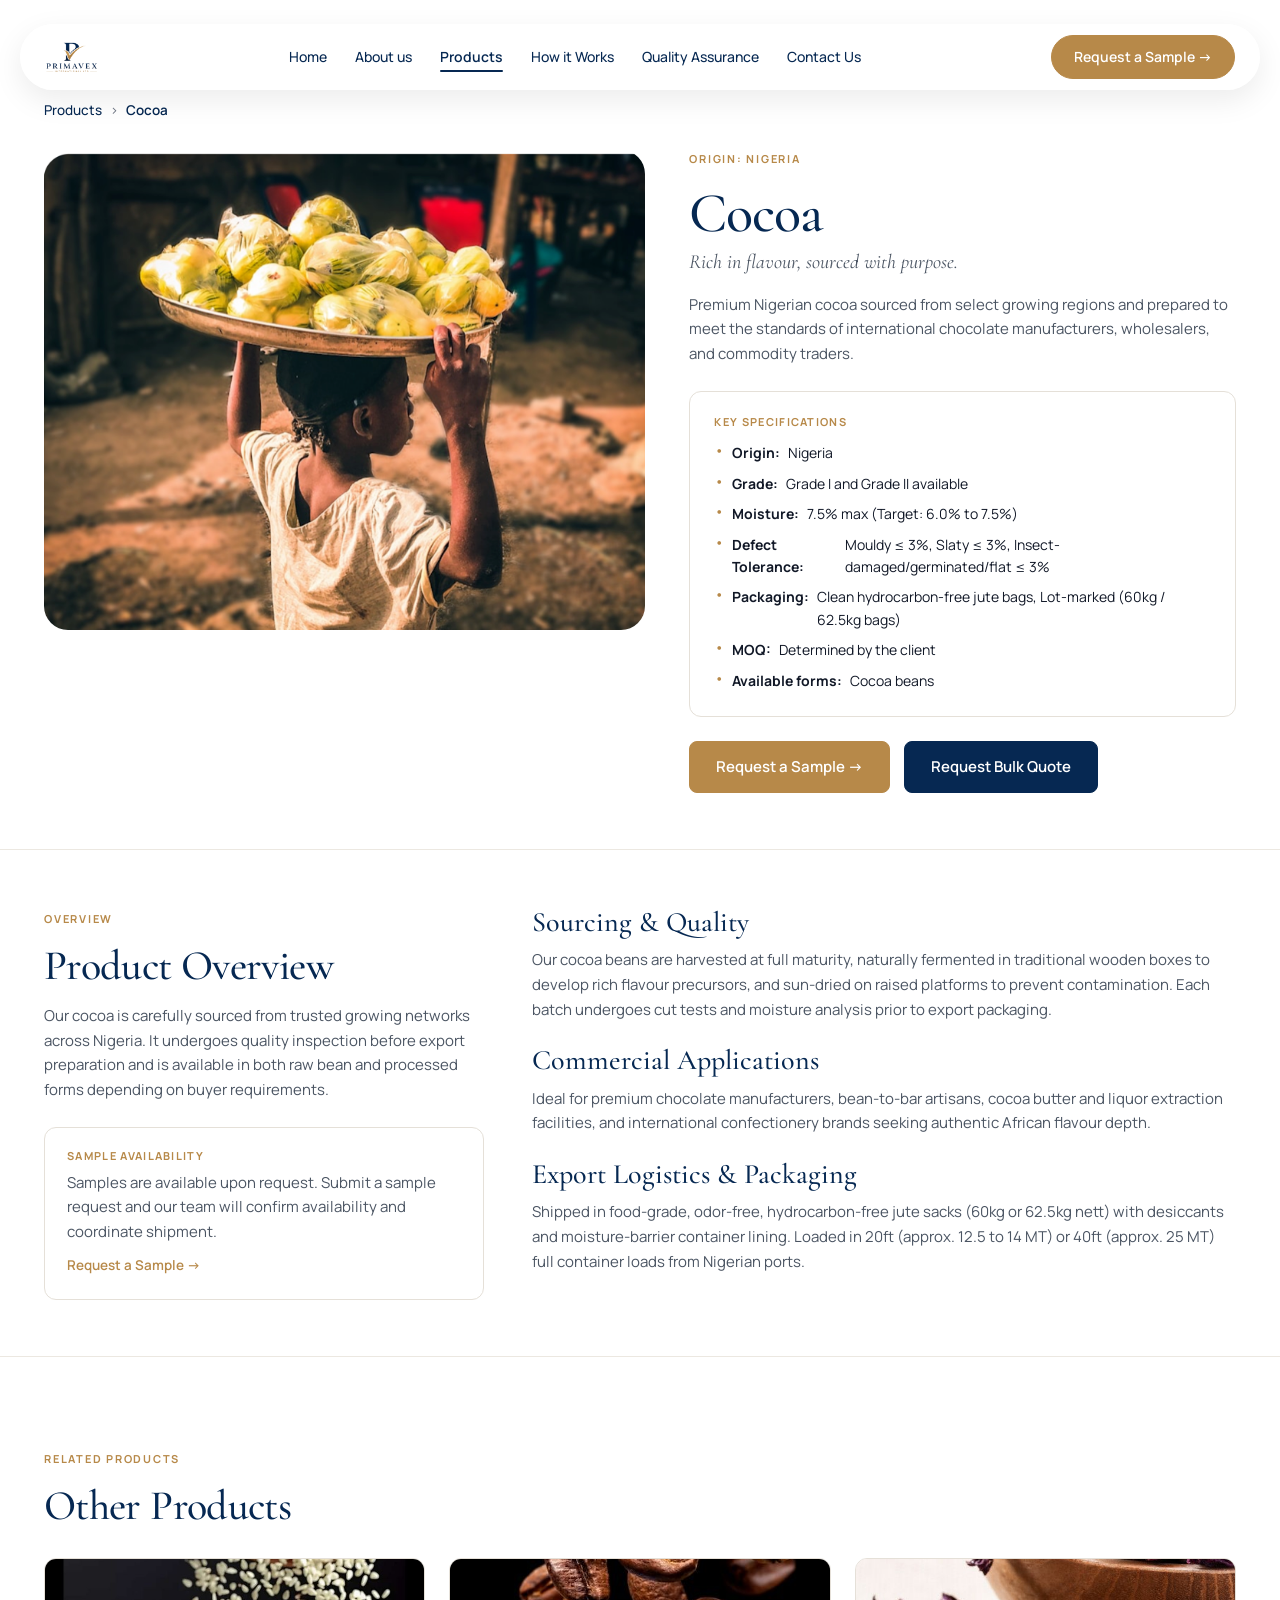
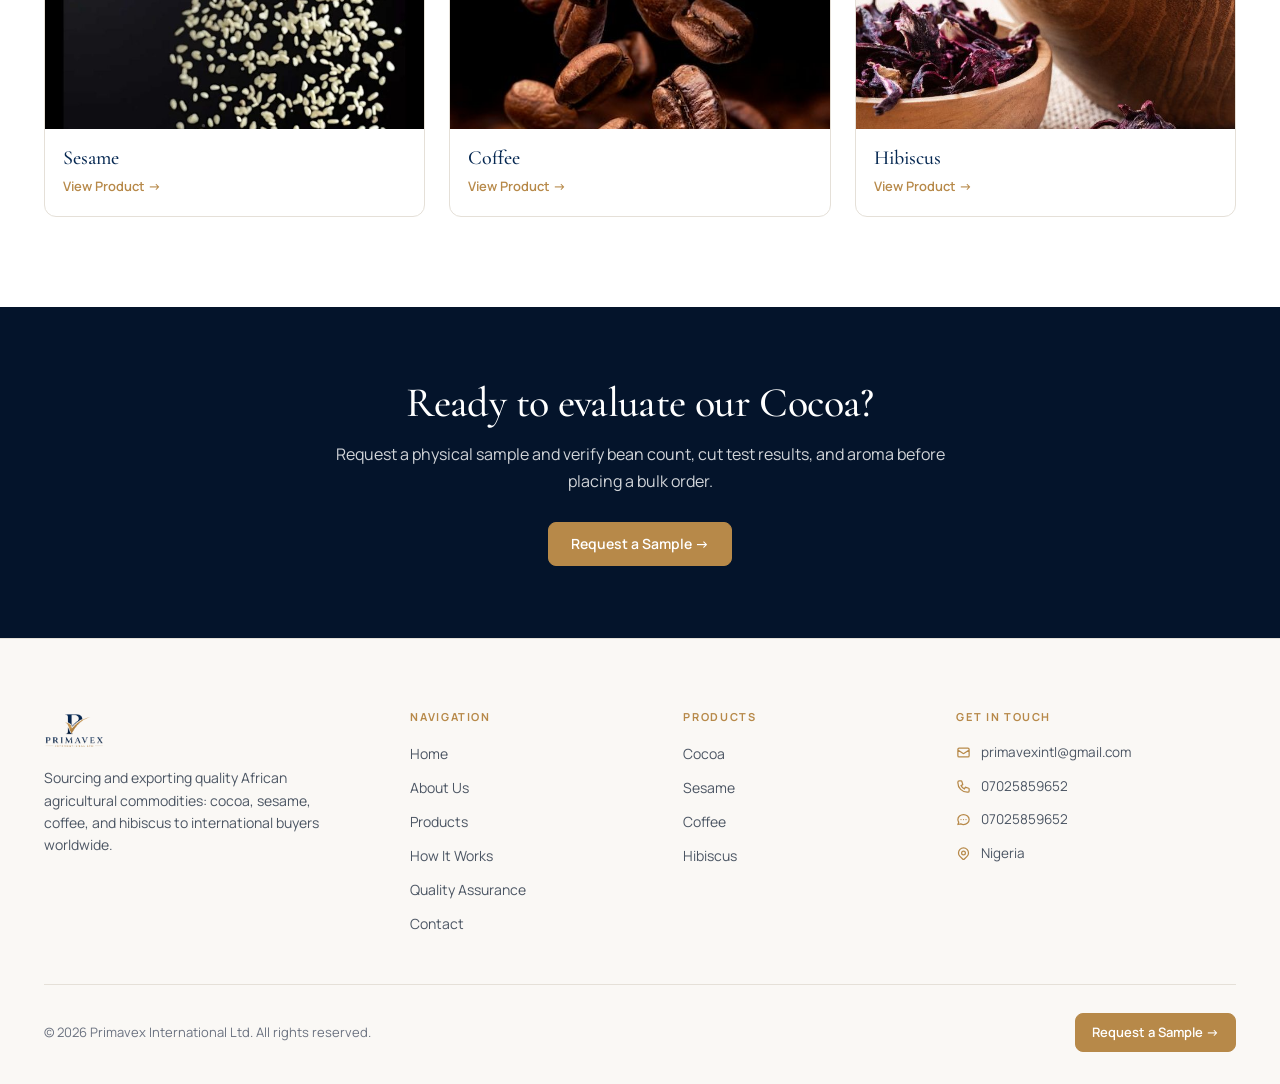
<file: products/cocoa.html>
<!DOCTYPE html>
<html lang="en">
<head>
  <meta charset="UTF-8">
  <meta name="viewport" content="width=device-width, initial-scale=1.0">
  <title>Cocoa Beans Specification | Primavex International Ltd</title>
  <meta name="description" content="Premium Nigerian Cocoa Beans. Well-fermented, sun-dried, Grade I and Grade II available with full international export specifications.">
  <meta name="robots" content="index, follow">
  <link rel="canonical" href="https://primavex-website.vercel.app/products/cocoa.html">

  <!-- Open Graph / Facebook -->
  <meta property="og:type" content="website">
  <meta property="og:site_name" content="Primavex International Ltd">
  <meta property="og:title" content="Cocoa Beans Specification | Primavex International Ltd">
  <meta property="og:description" content="Premium Nigerian Cocoa Beans. Well-fermented, sun-dried, Grade I and Grade II available with full international export specifications.">
  <meta property="og:url" content="https://primavex-website.vercel.app/products/cocoa.html">
  <meta property="og:image" content="https://primavex-website.vercel.app/assets/images/cocoa.jpg">

  <!-- Twitter / X Card -->
  <meta name="twitter:card" content="summary_large_image">
  <meta name="twitter:title" content="Cocoa Beans Specification | Primavex International Ltd">
  <meta name="twitter:description" content="Premium Nigerian Cocoa Beans. Well-fermented, sun-dried, Grade I and Grade II available with full international export specifications.">
  <meta name="twitter:image" content="https://primavex-website.vercel.app/assets/images/cocoa.jpg">

  <!-- Favicon & Touch Icons -->
  <link rel="icon" type="image/png" href="../assets/images/logo.png">
  <link rel="apple-touch-icon" href="../assets/images/logo.png">
  <meta name="theme-color" content="#062852">

  <!-- Stylesheet -->
  <link rel="stylesheet" href="../assets/css/style.css">
</head>
<body>

  <!-- Floating Frosted Glass Header Navigation -->
  <header class="header-wrapper">
    <nav class="nav-pill" aria-label="Main Navigation">
      <a href="../index.html" class="nav-brand" aria-label="Primavex Home">
        <img src="../assets/images/logo.png" alt="Primavex International Ltd Logo">
      </a>
      <ul class="nav-menu">
        <li><a href="../index.html" class="nav-link">Home</a></li>
        <li><a href="../about.html" class="nav-link">About us</a></li>
        <li><a href="../products.html" class="nav-link active">Products</a></li>
        <li><a href="../how-it-works.html" class="nav-link">How it Works</a></li>
        <li><a href="../quality-assurance.html" class="nav-link">Quality Assurance</a></li>
        <li><a href="../contact.html" class="nav-link">Contact Us</a></li>
      </ul>
      <div class="nav-actions">
        <a href="../request-sample.html?product=cocoa" class="btn btn-gold btn-pill">Request a Sample &rarr;</a>
        <button class="mobile-toggle" aria-label="Open mobile navigation menu">
          <svg fill="none" stroke="currentColor" stroke-width="2" viewBox="0 0 24 24">
            <path stroke-linecap="round" stroke-linejoin="round" d="M4 6h16M4 12h16M4 18h16"></path>
          </svg>
        </button>
      </div>
    </nav>
  </header>

  <!-- Mobile Navigation Drawer -->
  <div class="mobile-drawer" aria-hidden="true">
    <div class="mobile-drawer-content">
      <div>
        <div class="mobile-drawer-header">
          <img src="../assets/images/logo.png" alt="Primavex Logo" style="height: 32px;">
          <button class="mobile-drawer-close" aria-label="Close menu" style="background:none;border:none;cursor:pointer;font-size:24px;color:var(--primary-navy);">&times;</button>
        </div>
        <ul class="mobile-nav-links">
          <li><a href="../index.html" class="nav-link">Home</a></li>
          <li><a href="../about.html" class="nav-link">About us</a></li>
          <li><a href="../products.html" class="nav-link active">Products</a></li>
          <li><a href="../how-it-works.html" class="nav-link">How it Works</a></li>
          <li><a href="../quality-assurance.html" class="nav-link">Quality Assurance</a></li>
          <li><a href="../contact.html" class="nav-link">Contact Us</a></li>
        </ul>
      </div>
      <div style="margin-top: 32px;">
        <a href="../request-sample.html?product=cocoa" class="btn btn-gold btn-full">Request a Sample &rarr;</a>
      </div>
    </div>
  </div>

  <main id="main-content" style="padding-top: 100px;">
    <div class="container">
      <!-- Breadcrumbs -->
      <nav class="breadcrumbs" aria-label="Breadcrumb">
        <a href="../products.html">Products</a>
        <span>&rsaquo;</span>
        <span style="color: var(--primary-navy); font-weight: 600;">Cocoa</span>
      </nav>

      <!-- Product Hero Split -->
      <div class="product-detail-split">
        <div class="product-hero-image-box">
          <img src="../assets/images/cocoa-farmer.png" alt="Nigerian cocoa harvest in basket">
        </div>
        <div class="product-detail-info">
          <span class="eyebrow">ORIGIN: NIGERIA</span>
          <h1>Cocoa</h1>
          <p class="product-detail-subtitle">Rich in flavour, sourced with purpose.</p>
          <p>Premium Nigerian cocoa sourced from select growing regions and prepared to meet the standards of international chocolate manufacturers, wholesalers, and commodity traders.</p>

          <!-- Outline-Only Specifications Box -->
          <div class="specifications-box">
            <h4 class="specifications-box-title">KEY SPECIFICATIONS</h4>
            <ul class="specifications-list">
              <li><strong>Origin:</strong> Nigeria</li>
              <li><strong>Grade:</strong> Grade I and Grade II available</li>
              <li><strong>Moisture:</strong> 7.5% max (Target: 6.0% to 7.5%)</li>
              <li><strong>Defect Tolerance:</strong> Mouldy &le; 3%, Slaty &le; 3%, Insect-damaged/germinated/flat &le; 3%</li>
              <li><strong>Packaging:</strong> Clean hydrocarbon-free jute bags, Lot-marked (60kg / 62.5kg bags)</li>
              <li><strong>MOQ:</strong> Determined by the client</li>
              <li><strong>Available forms:</strong> Cocoa beans</li>
            </ul>
          </div>

          <div class="product-actions-group" style="display: flex; gap: 14px; flex-wrap: wrap;">
            <a href="../request-sample.html?product=cocoa" class="btn btn-gold btn-lg">Request a Sample &rarr;</a>
            <a href="../contact.html?product=cocoa&type=quote" class="btn btn-navy btn-lg">Request Bulk Quote</a>
          </div>
        </div>
      </div>
    </div>

    <!-- Product Overview Section -->
    <section class="product-overview-section">
      <div class="container">
        <div class="overview-split">
          <div>
            <span class="eyebrow">OVERVIEW</span>
            <h2>Product Overview</h2>
            <p style="margin-top: 14px;">Our cocoa is carefully sourced from trusted growing networks across Nigeria. It undergoes quality inspection before export preparation and is available in both raw bean and processed forms depending on buyer requirements.</p>

            <div class="sample-availability-box">
              <h4>SAMPLE AVAILABILITY</h4>
              <p>Samples are available upon request. Submit a sample request and our team will confirm availability and coordinate shipment.</p>
              <a href="../request-sample.html?product=cocoa" style="display: inline-block; margin-top: 10px; font-weight: 600; color: var(--primary-gold); font-size: 13.5px;">Request a Sample &rarr;</a>
            </div>
          </div>

          <div>
            <h3 style="margin-bottom: 10px;">Sourcing &amp; Quality</h3>
            <p style="margin-bottom: 22px;">Our cocoa beans are harvested at full maturity, naturally fermented in traditional wooden boxes to develop rich flavour precursors, and sun-dried on raised platforms to prevent contamination. Each batch undergoes cut tests and moisture analysis prior to export packaging.</p>

            <h3 style="margin-bottom: 10px;">Commercial Applications</h3>
            <p style="margin-bottom: 22px;">Ideal for premium chocolate manufacturers, bean-to-bar artisans, cocoa butter and liquor extraction facilities, and international confectionery brands seeking authentic African flavour depth.</p>

            <h3 style="margin-bottom: 10px;">Export Logistics &amp; Packaging</h3>
            <p>Shipped in food-grade, odor-free, hydrocarbon-free jute sacks (60kg or 62.5kg nett) with desiccants and moisture-barrier container lining. Loaded in 20ft (approx. 12.5 to 14 MT) or 40ft (approx. 25 MT) full container loads from Nigerian ports.</p>
          </div>
        </div>
      </div>
    </section>

    <!-- Related Products Grid -->
    <section class="section-padding bg-white">
      <div class="container">
        <div style="margin-bottom: 24px;">
          <span class="eyebrow">RELATED PRODUCTS</span>
          <h2>Other Products</h2>
        </div>
        <div class="related-products-grid">
          <a href="sesame.html" class="related-product-card">
            <img src="../assets/images/sesame.jpg" alt="Sesame Seeds">
            <div class="related-product-card-body">
              <h4>Sesame</h4>
              <span>View Product &rarr;</span>
            </div>
          </a>
          <a href="coffee.html" class="related-product-card">
            <img src="../assets/images/coffee.jpg" alt="Coffee Beans">
            <div class="related-product-card-body">
              <h4>Coffee</h4>
              <span>View Product &rarr;</span>
            </div>
          </a>
          <a href="hibiscus.html" class="related-product-card">
            <img src="../assets/images/hibiscus.jpg" alt="Hibiscus Flowers">
            <div class="related-product-card-body">
              <h4>Hibiscus</h4>
              <span>View Product &rarr;</span>
            </div>
          </a>
        </div>
      </div>
    </section>

    <!-- Pre-Footer Dark CTA Banner -->
    <section class="cta-banner">
      <div class="container">
        <div class="cta-banner-inner">
          <h2>Ready to evaluate our Cocoa?</h2>
          <p>Request a physical sample and verify bean count, cut test results, and aroma before placing a bulk order.</p>
          <div class="cta-banner-buttons">
            <a href="../request-sample.html?product=cocoa" class="btn btn-gold">Request a Sample &rarr;</a>
          </div>
        </div>
      </div>
    </section>
  </main>

  <!-- Site Footer -->
  <footer class="site-footer">
    <div class="container">
      <div class="footer-grid">
        <div class="footer-brand">
          <a href="../index.html">
            <img src="../assets/images/logo.png" alt="Primavex Logo">
          </a>
          <p>Sourcing and exporting quality African agricultural commodities: cocoa, sesame, coffee, and hibiscus to international buyers worldwide.</p>
        </div>
        <div>
          <h4 class="footer-heading">NAVIGATION</h4>
          <ul class="footer-links">
            <li><a href="../index.html">Home</a></li>
            <li><a href="../about.html">About Us</a></li>
            <li><a href="../products.html">Products</a></li>
            <li><a href="../how-it-works.html">How It Works</a></li>
            <li><a href="../quality-assurance.html">Quality Assurance</a></li>
            <li><a href="../contact.html">Contact</a></li>
          </ul>
        </div>
        <div>
          <h4 class="footer-heading">PRODUCTS</h4>
          <ul class="footer-links">
            <li><a href="cocoa.html">Cocoa</a></li>
            <li><a href="sesame.html">Sesame</a></li>
            <li><a href="coffee.html">Coffee</a></li>
            <li><a href="hibiscus.html">Hibiscus</a></li>
          </ul>
        </div>
        <div>
          <h4 class="footer-heading">GET IN TOUCH</h4>
          <ul class="footer-contact-list">
            <li class="footer-contact-item">
              <svg fill="none" stroke="currentColor" stroke-width="2" viewBox="0 0 24 24">
                <path stroke-linecap="round" stroke-linejoin="round" d="M3 8l7.89 5.26a2 2 0 002.22 0L21 8M5 19h14a2 2 0 002-2V7a2 2 0 00-2-2H5a2 2 0 00-2 2v10a2 2 0 002 2z"></path>
              </svg>
              <a href="mailto:primavexintl@gmail.com">primavexintl@gmail.com</a>
            </li>
            <li class="footer-contact-item">
              <svg fill="none" stroke="currentColor" stroke-width="2" viewBox="0 0 24 24">
                <path stroke-linecap="round" stroke-linejoin="round" d="M3 5a2 2 0 012-2h3.28a1 1 0 01.948.684l1.498 4.493a1 1 0 01-.502 1.21l-2.257 1.13a11.042 11.042 0 005.516 5.516l1.13-2.257a1 1 0 011.21-.502l4.493 1.498a1 1 0 01.684.949V19a2 2 0 01-2 2h-1C9.716 21 3 14.284 3 6V5z"></path>
              </svg>
              <a href="tel:07025859652">07025859652</a>
            </li>
            <li class="footer-contact-item">
              <svg fill="none" stroke="currentColor" stroke-width="2" viewBox="0 0 24 24">
                <path stroke-linecap="round" stroke-linejoin="round" d="M8 12h.01M12 12h.01M16 12h.01M21 12c0 4.418-4.03 8-9 8a9.863 9.863 0 01-4.255-.949L3 20l1.395-3.72C3.512 15.042 3 13.574 3 12c0-4.418 4.03-8 9-8s9 3.582 9 8z"></path>
              </svg>
              <a href="https://wa.me/2347025859652" target="_blank" rel="noopener noreferrer">07025859652</a>
            </li>
            <li class="footer-contact-item">
              <svg fill="none" stroke="currentColor" stroke-width="2" viewBox="0 0 24 24">
                <path stroke-linecap="round" stroke-linejoin="round" d="M17.657 16.657L13.414 20.9a1.998 1.998 0 01-2.827 0l-4.244-4.243a8 8 0 1111.314 0z"></path>
                <path stroke-linecap="round" stroke-linejoin="round" d="M15 11a3 3 0 11-6 0 3 3 0 016 0z"></path>
              </svg>
              <span>Nigeria</span>
            </li>
          </ul>
        </div>
      </div>
      <div class="footer-bottom">
        <div>&copy; 2026 Primavex International Ltd. All rights reserved.</div>
        <div>
          <a href="../request-sample.html" class="btn btn-gold btn-sm">Request a Sample &rarr;</a>
        </div>
      </div>
    </div>
  </footer>

  <script src="../assets/js/main.js"></script>
</body>
</html>
</file>
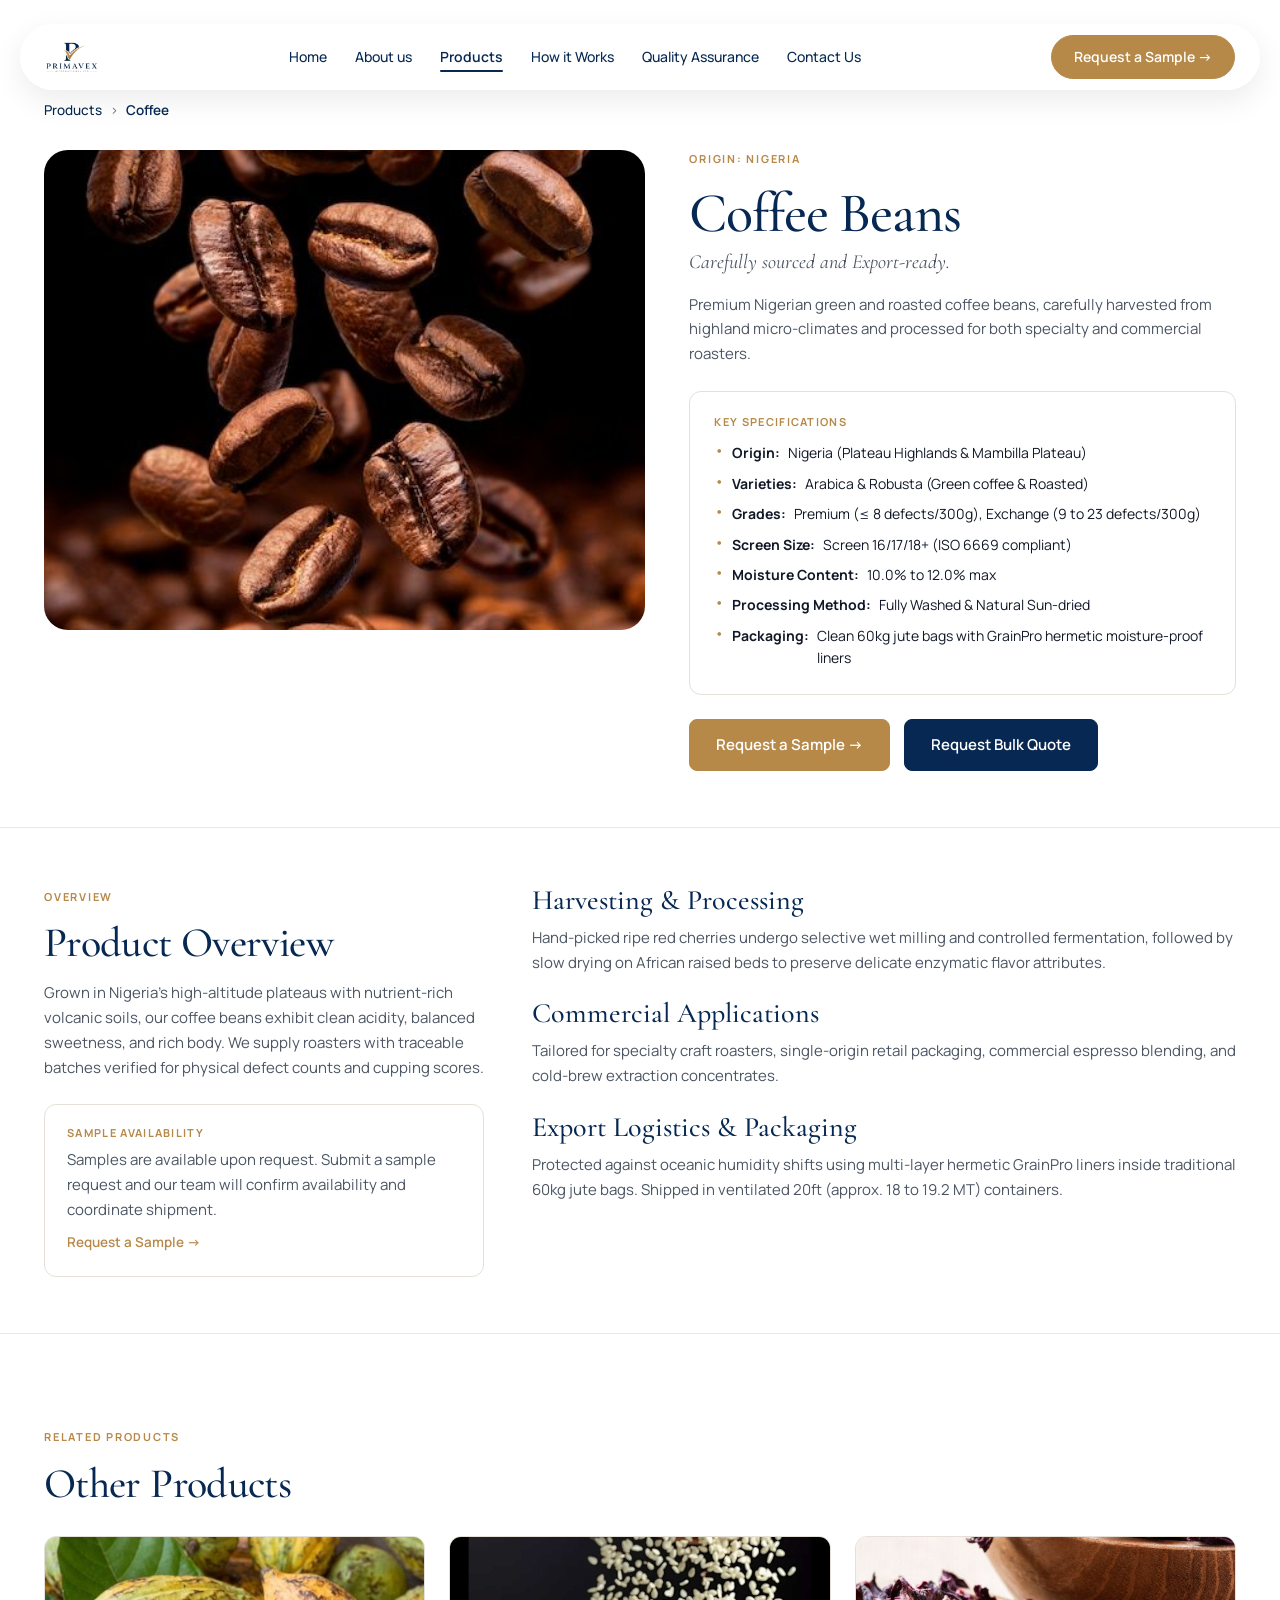
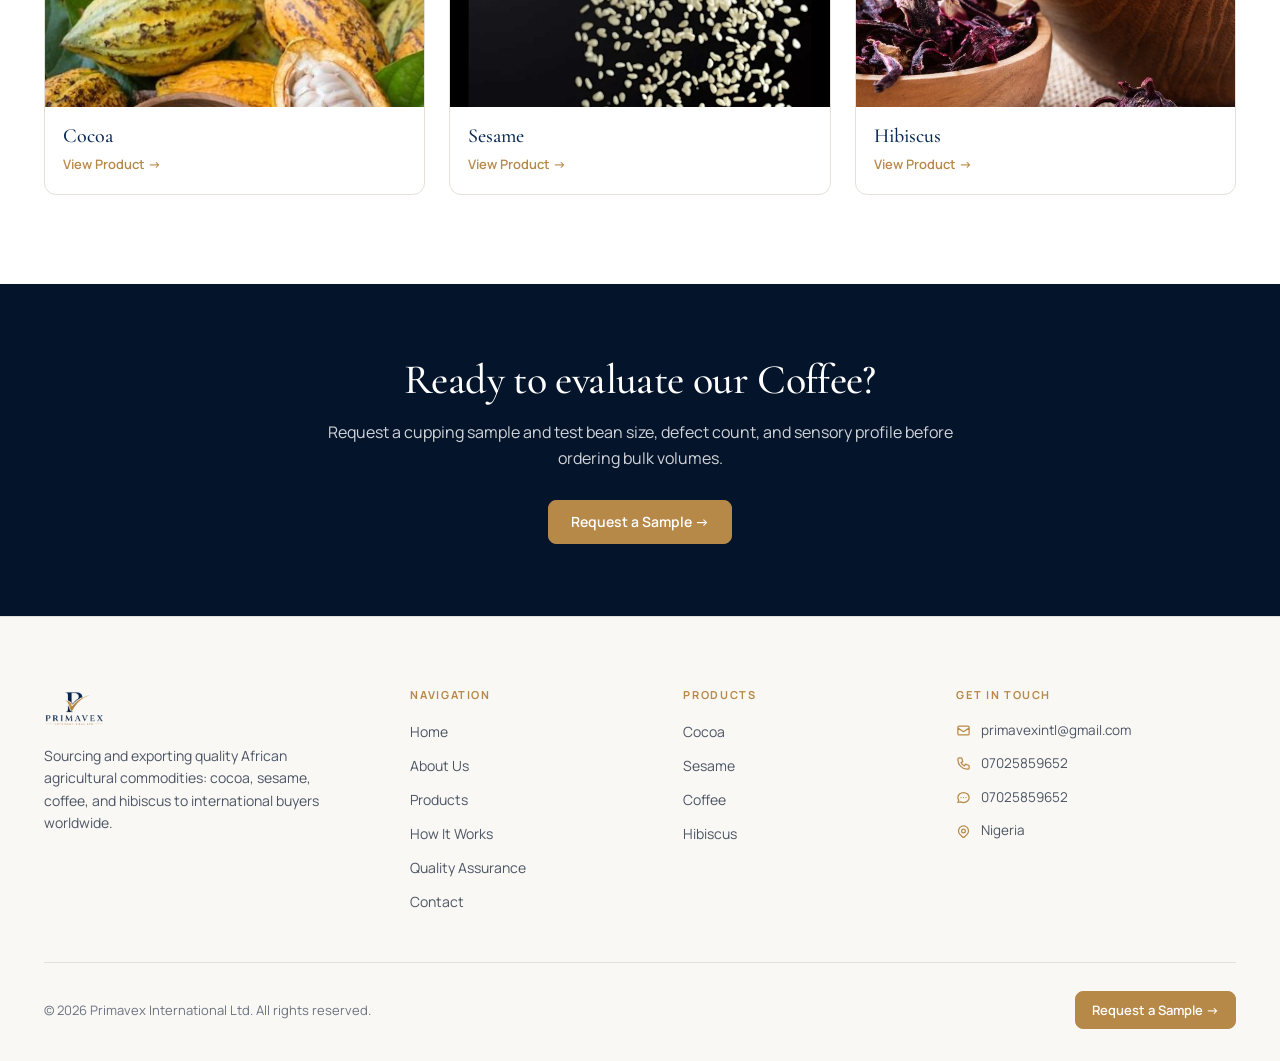
<file: products/coffee.html>
<!DOCTYPE html>
<html lang="en">
<head>
  <meta charset="UTF-8">
  <meta name="viewport" content="width=device-width, initial-scale=1.0">
  <title>Coffee Beans Specification | Primavex International Ltd</title>
  <meta name="description" content="Export-grade Nigerian Green Coffee Beans (Arabica and Robusta). Premium & Exchange grades, screen-sized, moisture 10-12% with GrainPro hermetic lining.">
  <meta name="robots" content="index, follow">
  <link rel="canonical" href="https://primavex-website.vercel.app/products/coffee.html">

  <!-- Open Graph / Facebook -->
  <meta property="og:type" content="website">
  <meta property="og:site_name" content="Primavex International Ltd">
  <meta property="og:title" content="Coffee Beans Specification | Primavex International Ltd">
  <meta property="og:description" content="Export-grade Nigerian Green Coffee Beans (Arabica and Robusta). Premium & Exchange grades, screen-sized, moisture 10-12% with GrainPro hermetic lining.">
  <meta property="og:url" content="https://primavex-website.vercel.app/products/coffee.html">
  <meta property="og:image" content="https://primavex-website.vercel.app/assets/images/coffee.jpg">

  <!-- Twitter / X Card -->
  <meta name="twitter:card" content="summary_large_image">
  <meta name="twitter:title" content="Coffee Beans Specification | Primavex International Ltd">
  <meta name="twitter:description" content="Export-grade Nigerian Green Coffee Beans (Arabica and Robusta). Premium & Exchange grades, screen-sized, moisture 10-12% with GrainPro hermetic lining.">
  <meta name="twitter:image" content="https://primavex-website.vercel.app/assets/images/coffee.jpg">

  <!-- Favicon & Touch Icons -->
  <link rel="icon" type="image/png" href="../assets/images/logo.png">
  <link rel="apple-touch-icon" href="../assets/images/logo.png">
  <meta name="theme-color" content="#062852">

  <!-- Stylesheet -->
  <link rel="stylesheet" href="../assets/css/style.css">
</head>
<body>

  <!-- Floating Frosted Glass Header Navigation -->
  <header class="header-wrapper">
    <nav class="nav-pill" aria-label="Main Navigation">
      <a href="../index.html" class="nav-brand" aria-label="Primavex Home">
        <img src="../assets/images/logo.png" alt="Primavex International Ltd Logo">
      </a>
      <ul class="nav-menu">
        <li><a href="../index.html" class="nav-link">Home</a></li>
        <li><a href="../about.html" class="nav-link">About us</a></li>
        <li><a href="../products.html" class="nav-link active">Products</a></li>
        <li><a href="../how-it-works.html" class="nav-link">How it Works</a></li>
        <li><a href="../quality-assurance.html" class="nav-link">Quality Assurance</a></li>
        <li><a href="../contact.html" class="nav-link">Contact Us</a></li>
      </ul>
      <div class="nav-actions">
        <a href="../request-sample.html?product=coffee" class="btn btn-gold btn-pill">Request a Sample &rarr;</a>
        <button class="mobile-toggle" aria-label="Open mobile navigation menu">
          <svg fill="none" stroke="currentColor" stroke-width="2" viewBox="0 0 24 24">
            <path stroke-linecap="round" stroke-linejoin="round" d="M4 6h16M4 12h16M4 18h16"></path>
          </svg>
        </button>
      </div>
    </nav>
  </header>

  <!-- Mobile Navigation Drawer -->
  <div class="mobile-drawer" aria-hidden="true">
    <div class="mobile-drawer-content">
      <div>
        <div class="mobile-drawer-header">
          <img src="../assets/images/logo.png" alt="Primavex Logo" style="height: 32px;">
          <button class="mobile-drawer-close" aria-label="Close menu" style="background:none;border:none;cursor:pointer;font-size:24px;color:var(--primary-navy);">&times;</button>
        </div>
        <ul class="mobile-nav-links">
          <li><a href="../index.html" class="nav-link">Home</a></li>
          <li><a href="../about.html" class="nav-link">About us</a></li>
          <li><a href="../products.html" class="nav-link active">Products</a></li>
          <li><a href="../how-it-works.html" class="nav-link">How it Works</a></li>
          <li><a href="../quality-assurance.html" class="nav-link">Quality Assurance</a></li>
          <li><a href="../contact.html" class="nav-link">Contact Us</a></li>
        </ul>
      </div>
      <div style="margin-top: 32px;">
        <a href="../request-sample.html?product=coffee" class="btn btn-gold btn-full">Request a Sample &rarr;</a>
      </div>
    </div>
  </div>

  <main id="main-content" style="padding-top: 100px;">
    <div class="container">
      <!-- Breadcrumbs -->
      <nav class="breadcrumbs" aria-label="Breadcrumb">
        <a href="../products.html">Products</a>
        <span>&rsaquo;</span>
        <span style="color: var(--primary-navy); font-weight: 600;">Coffee</span>
      </nav>

      <!-- Product Hero Split -->
      <div class="product-detail-split">
        <div class="product-hero-image-box">
          <img src="../assets/images/coffee.jpg" alt="Rich Nigerian coffee beans">
        </div>
        <div class="product-detail-info">
          <span class="eyebrow">ORIGIN: NIGERIA</span>
          <h1>Coffee Beans</h1>
          <p class="product-detail-subtitle">Carefully sourced and Export-ready.</p>
          <p>Premium Nigerian green and roasted coffee beans, carefully harvested from highland micro-climates and processed for both specialty and commercial roasters.</p>

          <!-- Outline-Only Specifications Box -->
          <div class="specifications-box">
            <h4 class="specifications-box-title">KEY SPECIFICATIONS</h4>
            <ul class="specifications-list">
              <li><strong>Origin:</strong> Nigeria (Plateau Highlands &amp; Mambilla Plateau)</li>
              <li><strong>Varieties:</strong> Arabica &amp; Robusta (Green coffee &amp; Roasted)</li>
              <li><strong>Grades:</strong> Premium (&le; 8 defects/300g), Exchange (9 to 23 defects/300g)</li>
              <li><strong>Screen Size:</strong> Screen 16/17/18+ (ISO 6669 compliant)</li>
              <li><strong>Moisture Content:</strong> 10.0% to 12.0% max</li>
              <li><strong>Processing Method:</strong> Fully Washed &amp; Natural Sun-dried</li>
              <li><strong>Packaging:</strong> Clean 60kg jute bags with GrainPro hermetic moisture-proof liners</li>
            </ul>
          </div>

          <div class="product-actions-group" style="display: flex; gap: 14px; flex-wrap: wrap;">
            <a href="../request-sample.html?product=coffee" class="btn btn-gold btn-lg">Request a Sample &rarr;</a>
            <a href="../contact.html?product=coffee&type=quote" class="btn btn-navy btn-lg">Request Bulk Quote</a>
          </div>
        </div>
      </div>
    </div>

    <!-- Product Overview Section -->
    <section class="product-overview-section">
      <div class="container">
        <div class="overview-split">
          <div>
            <span class="eyebrow">OVERVIEW</span>
            <h2>Product Overview</h2>
            <p style="margin-top: 14px;">Grown in Nigeria's high-altitude plateaus with nutrient-rich volcanic soils, our coffee beans exhibit clean acidity, balanced sweetness, and rich body. We supply roasters with traceable batches verified for physical defect counts and cupping scores.</p>

            <div class="sample-availability-box">
              <h4>SAMPLE AVAILABILITY</h4>
              <p>Samples are available upon request. Submit a sample request and our team will confirm availability and coordinate shipment.</p>
              <a href="../request-sample.html?product=coffee" style="display: inline-block; margin-top: 10px; font-weight: 600; color: var(--primary-gold); font-size: 13.5px;">Request a Sample &rarr;</a>
            </div>
          </div>

          <div>
            <h3 style="margin-bottom: 10px;">Harvesting &amp; Processing</h3>
            <p style="margin-bottom: 22px;">Hand-picked ripe red cherries undergo selective wet milling and controlled fermentation, followed by slow drying on African raised beds to preserve delicate enzymatic flavor attributes.</p>

            <h3 style="margin-bottom: 10px;">Commercial Applications</h3>
            <p style="margin-bottom: 22px;">Tailored for specialty craft roasters, single-origin retail packaging, commercial espresso blending, and cold-brew extraction concentrates.</p>

            <h3 style="margin-bottom: 10px;">Export Logistics &amp; Packaging</h3>
            <p>Protected against oceanic humidity shifts using multi-layer hermetic GrainPro liners inside traditional 60kg jute bags. Shipped in ventilated 20ft (approx. 18 to 19.2 MT) containers.</p>
          </div>
        </div>
      </div>
    </section>

    <!-- Related Products Grid -->
    <section class="section-padding bg-white">
      <div class="container">
        <div style="margin-bottom: 24px;">
          <span class="eyebrow">RELATED PRODUCTS</span>
          <h2>Other Products</h2>
        </div>
        <div class="related-products-grid">
          <a href="cocoa.html" class="related-product-card">
            <img src="../assets/images/cocoa.jpg" alt="Cocoa Beans">
            <div class="related-product-card-body">
              <h4>Cocoa</h4>
              <span>View Product &rarr;</span>
            </div>
          </a>
          <a href="sesame.html" class="related-product-card">
            <img src="../assets/images/sesame.jpg" alt="Sesame Seeds">
            <div class="related-product-card-body">
              <h4>Sesame</h4>
              <span>View Product &rarr;</span>
            </div>
          </a>
          <a href="hibiscus.html" class="related-product-card">
            <img src="../assets/images/hibiscus.jpg" alt="Hibiscus Flowers">
            <div class="related-product-card-body">
              <h4>Hibiscus</h4>
              <span>View Product &rarr;</span>
            </div>
          </a>
        </div>
      </div>
    </section>

    <!-- Pre-Footer Dark CTA Banner -->
    <section class="cta-banner">
      <div class="container">
        <div class="cta-banner-inner">
          <h2>Ready to evaluate our Coffee?</h2>
          <p>Request a cupping sample and test bean size, defect count, and sensory profile before ordering bulk volumes.</p>
          <div class="cta-banner-buttons">
            <a href="../request-sample.html?product=coffee" class="btn btn-gold">Request a Sample &rarr;</a>
          </div>
        </div>
      </div>
    </section>
  </main>

  <!-- Site Footer -->
  <footer class="site-footer">
    <div class="container">
      <div class="footer-grid">
        <div class="footer-brand">
          <a href="../index.html">
            <img src="../assets/images/logo.png" alt="Primavex Logo">
          </a>
          <p>Sourcing and exporting quality African agricultural commodities: cocoa, sesame, coffee, and hibiscus to international buyers worldwide.</p>
        </div>
        <div>
          <h4 class="footer-heading">NAVIGATION</h4>
          <ul class="footer-links">
            <li><a href="../index.html">Home</a></li>
            <li><a href="../about.html">About Us</a></li>
            <li><a href="../products.html">Products</a></li>
            <li><a href="../how-it-works.html">How It Works</a></li>
            <li><a href="../quality-assurance.html">Quality Assurance</a></li>
            <li><a href="../contact.html">Contact</a></li>
          </ul>
        </div>
        <div>
          <h4 class="footer-heading">PRODUCTS</h4>
          <ul class="footer-links">
            <li><a href="cocoa.html">Cocoa</a></li>
            <li><a href="sesame.html">Sesame</a></li>
            <li><a href="coffee.html">Coffee</a></li>
            <li><a href="hibiscus.html">Hibiscus</a></li>
          </ul>
        </div>
        <div>
          <h4 class="footer-heading">GET IN TOUCH</h4>
          <ul class="footer-contact-list">
            <li class="footer-contact-item">
              <svg fill="none" stroke="currentColor" stroke-width="2" viewBox="0 0 24 24">
                <path stroke-linecap="round" stroke-linejoin="round" d="M3 8l7.89 5.26a2 2 0 002.22 0L21 8M5 19h14a2 2 0 002-2V7a2 2 0 00-2-2H5a2 2 0 00-2 2v10a2 2 0 002 2z"></path>
              </svg>
              <a href="mailto:primavexintl@gmail.com">primavexintl@gmail.com</a>
            </li>
            <li class="footer-contact-item">
              <svg fill="none" stroke="currentColor" stroke-width="2" viewBox="0 0 24 24">
                <path stroke-linecap="round" stroke-linejoin="round" d="M3 5a2 2 0 012-2h3.28a1 1 0 01.948.684l1.498 4.493a1 1 0 01-.502 1.21l-2.257 1.13a11.042 11.042 0 005.516 5.516l1.13-2.257a1 1 0 011.21-.502l4.493 1.498a1 1 0 01.684.949V19a2 2 0 01-2 2h-1C9.716 21 3 14.284 3 6V5z"></path>
              </svg>
              <a href="tel:07025859652">07025859652</a>
            </li>
            <li class="footer-contact-item">
              <svg fill="none" stroke="currentColor" stroke-width="2" viewBox="0 0 24 24">
                <path stroke-linecap="round" stroke-linejoin="round" d="M8 12h.01M12 12h.01M16 12h.01M21 12c0 4.418-4.03 8-9 8a9.863 9.863 0 01-4.255-.949L3 20l1.395-3.72C3.512 15.042 3 13.574 3 12c0-4.418 4.03-8 9-8s9 3.582 9 8z"></path>
              </svg>
              <a href="https://wa.me/2347025859652" target="_blank" rel="noopener noreferrer">07025859652</a>
            </li>
            <li class="footer-contact-item">
              <svg fill="none" stroke="currentColor" stroke-width="2" viewBox="0 0 24 24">
                <path stroke-linecap="round" stroke-linejoin="round" d="M17.657 16.657L13.414 20.9a1.998 1.998 0 01-2.827 0l-4.244-4.243a8 8 0 1111.314 0z"></path>
                <path stroke-linecap="round" stroke-linejoin="round" d="M15 11a3 3 0 11-6 0 3 3 0 016 0z"></path>
              </svg>
              <span>Nigeria</span>
            </li>
          </ul>
        </div>
      </div>
      <div class="footer-bottom">
        <div>&copy; 2026 Primavex International Ltd. All rights reserved.</div>
        <div>
          <a href="../request-sample.html" class="btn btn-gold btn-sm">Request a Sample &rarr;</a>
        </div>
      </div>
    </div>
  </footer>

  <script src="../assets/js/main.js"></script>
</body>
</html>
</file>
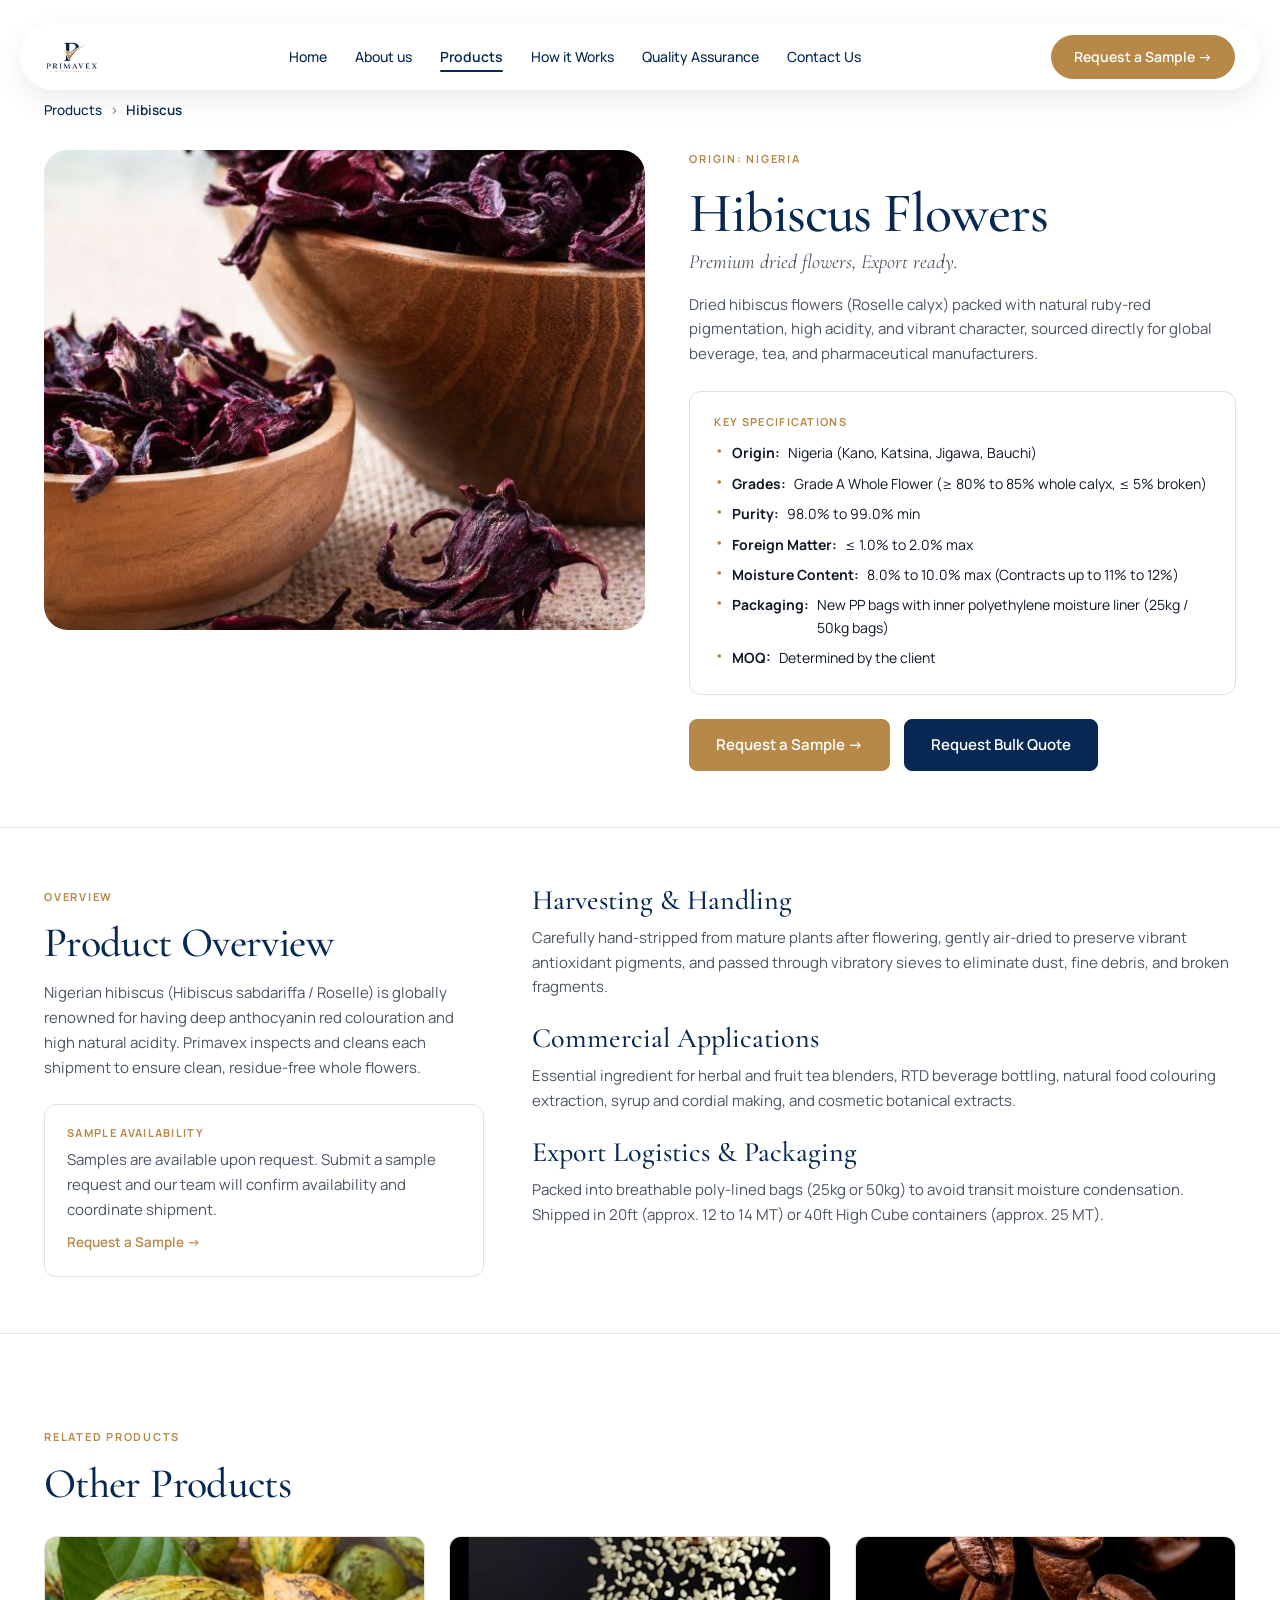
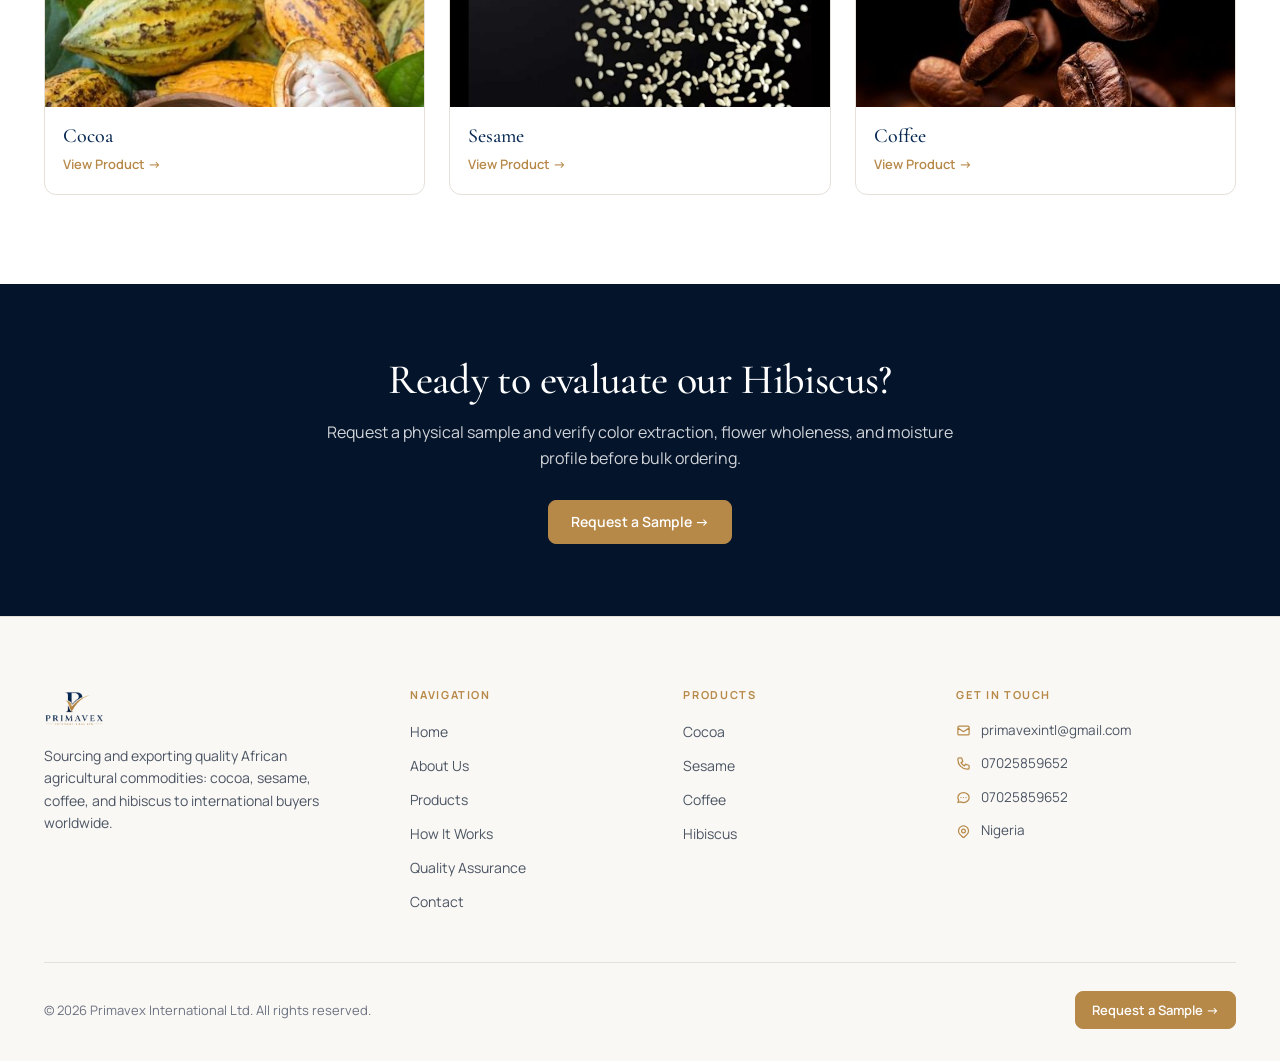
<file: products/hibiscus.html>
<!DOCTYPE html>
<html lang="en">
<head>
  <meta charset="UTF-8">
  <meta name="viewport" content="width=device-width, initial-scale=1.0">
  <title>Hibiscus Flowers Specification | Primavex International Ltd</title>
  <meta name="description" content="Export-grade Nigerian Dried Hibiscus Flower Calyx (Roselle). Grade A Whole Flower, deep red pigmentation, 98-99% purity, moisture 8-10%.">
  <meta name="robots" content="index, follow">
  <link rel="canonical" href="https://primavex-website.vercel.app/products/hibiscus.html">

  <!-- Open Graph / Facebook -->
  <meta property="og:type" content="website">
  <meta property="og:site_name" content="Primavex International Ltd">
  <meta property="og:title" content="Hibiscus Flowers Specification | Primavex International Ltd">
  <meta property="og:description" content="Export-grade Nigerian Dried Hibiscus Flower Calyx (Roselle). Grade A Whole Flower, deep red pigmentation, 98-99% purity, moisture 8-10%.">
  <meta property="og:url" content="https://primavex-website.vercel.app/products/hibiscus.html">
  <meta property="og:image" content="https://primavex-website.vercel.app/assets/images/hibiscus.jpg">

  <!-- Twitter / X Card -->
  <meta name="twitter:card" content="summary_large_image">
  <meta name="twitter:title" content="Hibiscus Flowers Specification | Primavex International Ltd">
  <meta name="twitter:description" content="Export-grade Nigerian Dried Hibiscus Flower Calyx (Roselle). Grade A Whole Flower, deep red pigmentation, 98-99% purity, moisture 8-10%.">
  <meta name="twitter:image" content="https://primavex-website.vercel.app/assets/images/hibiscus.jpg">

  <!-- Favicon & Touch Icons -->
  <link rel="icon" type="image/png" href="../assets/images/logo.png">
  <link rel="apple-touch-icon" href="../assets/images/logo.png">
  <meta name="theme-color" content="#062852">

  <!-- Stylesheet -->
  <link rel="stylesheet" href="../assets/css/style.css">
</head>
<body>

  <!-- Floating Frosted Glass Header Navigation -->
  <header class="header-wrapper">
    <nav class="nav-pill" aria-label="Main Navigation">
      <a href="../index.html" class="nav-brand" aria-label="Primavex Home">
        <img src="../assets/images/logo.png" alt="Primavex International Ltd Logo">
      </a>
      <ul class="nav-menu">
        <li><a href="../index.html" class="nav-link">Home</a></li>
        <li><a href="../about.html" class="nav-link">About us</a></li>
        <li><a href="../products.html" class="nav-link active">Products</a></li>
        <li><a href="../how-it-works.html" class="nav-link">How it Works</a></li>
        <li><a href="../quality-assurance.html" class="nav-link">Quality Assurance</a></li>
        <li><a href="../contact.html" class="nav-link">Contact Us</a></li>
      </ul>
      <div class="nav-actions">
        <a href="../request-sample.html?product=hibiscus" class="btn btn-gold btn-pill">Request a Sample &rarr;</a>
        <button class="mobile-toggle" aria-label="Open mobile navigation menu">
          <svg fill="none" stroke="currentColor" stroke-width="2" viewBox="0 0 24 24">
            <path stroke-linecap="round" stroke-linejoin="round" d="M4 6h16M4 12h16M4 18h16"></path>
          </svg>
        </button>
      </div>
    </nav>
  </header>

  <!-- Mobile Navigation Drawer -->
  <div class="mobile-drawer" aria-hidden="true">
    <div class="mobile-drawer-content">
      <div>
        <div class="mobile-drawer-header">
          <img src="../assets/images/logo.png" alt="Primavex Logo" style="height: 32px;">
          <button class="mobile-drawer-close" aria-label="Close menu" style="background:none;border:none;cursor:pointer;font-size:24px;color:var(--primary-navy);">&times;</button>
        </div>
        <ul class="mobile-nav-links">
          <li><a href="../index.html" class="nav-link">Home</a></li>
          <li><a href="../about.html" class="nav-link">About us</a></li>
          <li><a href="../products.html" class="nav-link active">Products</a></li>
          <li><a href="../how-it-works.html" class="nav-link">How it Works</a></li>
          <li><a href="../quality-assurance.html" class="nav-link">Quality Assurance</a></li>
          <li><a href="../contact.html" class="nav-link">Contact Us</a></li>
        </ul>
      </div>
      <div style="margin-top: 32px;">
        <a href="../request-sample.html?product=hibiscus" class="btn btn-gold btn-full">Request a Sample &rarr;</a>
      </div>
    </div>
  </div>

  <main id="main-content" style="padding-top: 100px;">
    <div class="container">
      <!-- Breadcrumbs -->
      <nav class="breadcrumbs" aria-label="Breadcrumb">
        <a href="../products.html">Products</a>
        <span>&rsaquo;</span>
        <span style="color: var(--primary-navy); font-weight: 600;">Hibiscus</span>
      </nav>

      <!-- Product Hero Split -->
      <div class="product-detail-split">
        <div class="product-hero-image-box">
          <img src="../assets/images/hibiscus.jpg" alt="Vibrant dried Nigerian hibiscus calyx in wooden bowl">
        </div>
        <div class="product-detail-info">
          <span class="eyebrow">ORIGIN: NIGERIA</span>
          <h1>Hibiscus Flowers</h1>
          <p class="product-detail-subtitle">Premium dried flowers, Export ready.</p>
          <p>Dried hibiscus flowers (Roselle calyx) packed with natural ruby-red pigmentation, high acidity, and vibrant character, sourced directly for global beverage, tea, and pharmaceutical manufacturers.</p>

          <!-- Outline-Only Specifications Box -->
          <div class="specifications-box">
            <h4 class="specifications-box-title">KEY SPECIFICATIONS</h4>
            <ul class="specifications-list">
              <li><strong>Origin:</strong> Nigeria (Kano, Katsina, Jigawa, Bauchi)</li>
              <li><strong>Grades:</strong> Grade A Whole Flower (&ge; 80% to 85% whole calyx, &le; 5% broken)</li>
              <li><strong>Purity:</strong> 98.0% to 99.0% min</li>
              <li><strong>Foreign Matter:</strong> &le; 1.0% to 2.0% max</li>
              <li><strong>Moisture Content:</strong> 8.0% to 10.0% max (Contracts up to 11% to 12%)</li>
              <li><strong>Packaging:</strong> New PP bags with inner polyethylene moisture liner (25kg / 50kg bags)</li>
              <li><strong>MOQ:</strong> Determined by the client</li>
            </ul>
          </div>

          <div class="product-actions-group" style="display: flex; gap: 14px; flex-wrap: wrap;">
            <a href="../request-sample.html?product=hibiscus" class="btn btn-gold btn-lg">Request a Sample &rarr;</a>
            <a href="../contact.html?product=hibiscus&type=quote" class="btn btn-navy btn-lg">Request Bulk Quote</a>
          </div>
        </div>
      </div>
    </div>

    <!-- Product Overview Section -->
    <section class="product-overview-section">
      <div class="container">
        <div class="overview-split">
          <div>
            <span class="eyebrow">OVERVIEW</span>
            <h2>Product Overview</h2>
            <p style="margin-top: 14px;">Nigerian hibiscus (Hibiscus sabdariffa / Roselle) is globally renowned for having deep anthocyanin red colouration and high natural acidity. Primavex inspects and cleans each shipment to ensure clean, residue-free whole flowers.</p>

            <div class="sample-availability-box">
              <h4>SAMPLE AVAILABILITY</h4>
              <p>Samples are available upon request. Submit a sample request and our team will confirm availability and coordinate shipment.</p>
              <a href="../request-sample.html?product=hibiscus" style="display: inline-block; margin-top: 10px; font-weight: 600; color: var(--primary-gold); font-size: 13.5px;">Request a Sample &rarr;</a>
            </div>
          </div>

          <div>
            <h3 style="margin-bottom: 10px;">Harvesting &amp; Handling</h3>
            <p style="margin-bottom: 22px;">Carefully hand-stripped from mature plants after flowering, gently air-dried to preserve vibrant antioxidant pigments, and passed through vibratory sieves to eliminate dust, fine debris, and broken fragments.</p>

            <h3 style="margin-bottom: 10px;">Commercial Applications</h3>
            <p style="margin-bottom: 22px;">Essential ingredient for herbal and fruit tea blenders, RTD beverage bottling, natural food colouring extraction, syrup and cordial making, and cosmetic botanical extracts.</p>

            <h3 style="margin-bottom: 10px;">Export Logistics &amp; Packaging</h3>
            <p>Packed into breathable poly-lined bags (25kg or 50kg) to avoid transit moisture condensation. Shipped in 20ft (approx. 12 to 14 MT) or 40ft High Cube containers (approx. 25 MT).</p>
          </div>
        </div>
      </div>
    </section>

    <!-- Related Products Grid -->
    <section class="section-padding bg-white">
      <div class="container">
        <div style="margin-bottom: 24px;">
          <span class="eyebrow">RELATED PRODUCTS</span>
          <h2>Other Products</h2>
        </div>
        <div class="related-products-grid">
          <a href="cocoa.html" class="related-product-card">
            <img src="../assets/images/cocoa.jpg" alt="Cocoa Beans">
            <div class="related-product-card-body">
              <h4>Cocoa</h4>
              <span>View Product &rarr;</span>
            </div>
          </a>
          <a href="sesame.html" class="related-product-card">
            <img src="../assets/images/sesame.jpg" alt="Sesame Seeds">
            <div class="related-product-card-body">
              <h4>Sesame</h4>
              <span>View Product &rarr;</span>
            </div>
          </a>
          <a href="coffee.html" class="related-product-card">
            <img src="../assets/images/coffee.jpg" alt="Coffee Beans">
            <div class="related-product-card-body">
              <h4>Coffee</h4>
              <span>View Product &rarr;</span>
            </div>
          </a>
        </div>
      </div>
    </section>

    <!-- Pre-Footer Dark CTA Banner -->
    <section class="cta-banner">
      <div class="container">
        <div class="cta-banner-inner">
          <h2>Ready to evaluate our Hibiscus?</h2>
          <p>Request a physical sample and verify color extraction, flower wholeness, and moisture profile before bulk ordering.</p>
          <div class="cta-banner-buttons">
            <a href="../request-sample.html?product=hibiscus" class="btn btn-gold">Request a Sample &rarr;</a>
          </div>
        </div>
      </div>
    </section>
  </main>

  <!-- Site Footer -->
  <footer class="site-footer">
    <div class="container">
      <div class="footer-grid">
        <div class="footer-brand">
          <a href="../index.html">
            <img src="../assets/images/logo.png" alt="Primavex Logo">
          </a>
          <p>Sourcing and exporting quality African agricultural commodities: cocoa, sesame, coffee, and hibiscus to international buyers worldwide.</p>
        </div>
        <div>
          <h4 class="footer-heading">NAVIGATION</h4>
          <ul class="footer-links">
            <li><a href="../index.html">Home</a></li>
            <li><a href="../about.html">About Us</a></li>
            <li><a href="../products.html">Products</a></li>
            <li><a href="../how-it-works.html">How It Works</a></li>
            <li><a href="../quality-assurance.html">Quality Assurance</a></li>
            <li><a href="../contact.html">Contact</a></li>
          </ul>
        </div>
        <div>
          <h4 class="footer-heading">PRODUCTS</h4>
          <ul class="footer-links">
            <li><a href="cocoa.html">Cocoa</a></li>
            <li><a href="sesame.html">Sesame</a></li>
            <li><a href="coffee.html">Coffee</a></li>
            <li><a href="hibiscus.html">Hibiscus</a></li>
          </ul>
        </div>
        <div>
          <h4 class="footer-heading">GET IN TOUCH</h4>
          <ul class="footer-contact-list">
            <li class="footer-contact-item">
              <svg fill="none" stroke="currentColor" stroke-width="2" viewBox="0 0 24 24">
                <path stroke-linecap="round" stroke-linejoin="round" d="M3 8l7.89 5.26a2 2 0 002.22 0L21 8M5 19h14a2 2 0 002-2V7a2 2 0 00-2-2H5a2 2 0 00-2 2v10a2 2 0 002 2z"></path>
              </svg>
              <a href="mailto:primavexintl@gmail.com">primavexintl@gmail.com</a>
            </li>
            <li class="footer-contact-item">
              <svg fill="none" stroke="currentColor" stroke-width="2" viewBox="0 0 24 24">
                <path stroke-linecap="round" stroke-linejoin="round" d="M3 5a2 2 0 012-2h3.28a1 1 0 01.948.684l1.498 4.493a1 1 0 01-.502 1.21l-2.257 1.13a11.042 11.042 0 005.516 5.516l1.13-2.257a1 1 0 011.21-.502l4.493 1.498a1 1 0 01.684.949V19a2 2 0 01-2 2h-1C9.716 21 3 14.284 3 6V5z"></path>
              </svg>
              <a href="tel:07025859652">07025859652</a>
            </li>
            <li class="footer-contact-item">
              <svg fill="none" stroke="currentColor" stroke-width="2" viewBox="0 0 24 24">
                <path stroke-linecap="round" stroke-linejoin="round" d="M8 12h.01M12 12h.01M16 12h.01M21 12c0 4.418-4.03 8-9 8a9.863 9.863 0 01-4.255-.949L3 20l1.395-3.72C3.512 15.042 3 13.574 3 12c0-4.418 4.03-8 9-8s9 3.582 9 8z"></path>
              </svg>
              <a href="https://wa.me/2347025859652" target="_blank" rel="noopener noreferrer">07025859652</a>
            </li>
            <li class="footer-contact-item">
              <svg fill="none" stroke="currentColor" stroke-width="2" viewBox="0 0 24 24">
                <path stroke-linecap="round" stroke-linejoin="round" d="M17.657 16.657L13.414 20.9a1.998 1.998 0 01-2.827 0l-4.244-4.243a8 8 0 1111.314 0z"></path>
                <path stroke-linecap="round" stroke-linejoin="round" d="M15 11a3 3 0 11-6 0 3 3 0 016 0z"></path>
              </svg>
              <span>Nigeria</span>
            </li>
          </ul>
        </div>
      </div>
      <div class="footer-bottom">
        <div>&copy; 2026 Primavex International Ltd. All rights reserved.</div>
        <div>
          <a href="../request-sample.html" class="btn btn-gold btn-sm">Request a Sample &rarr;</a>
        </div>
      </div>
    </div>
  </footer>

  <script src="../assets/js/main.js"></script>
</body>
</html>
</file>
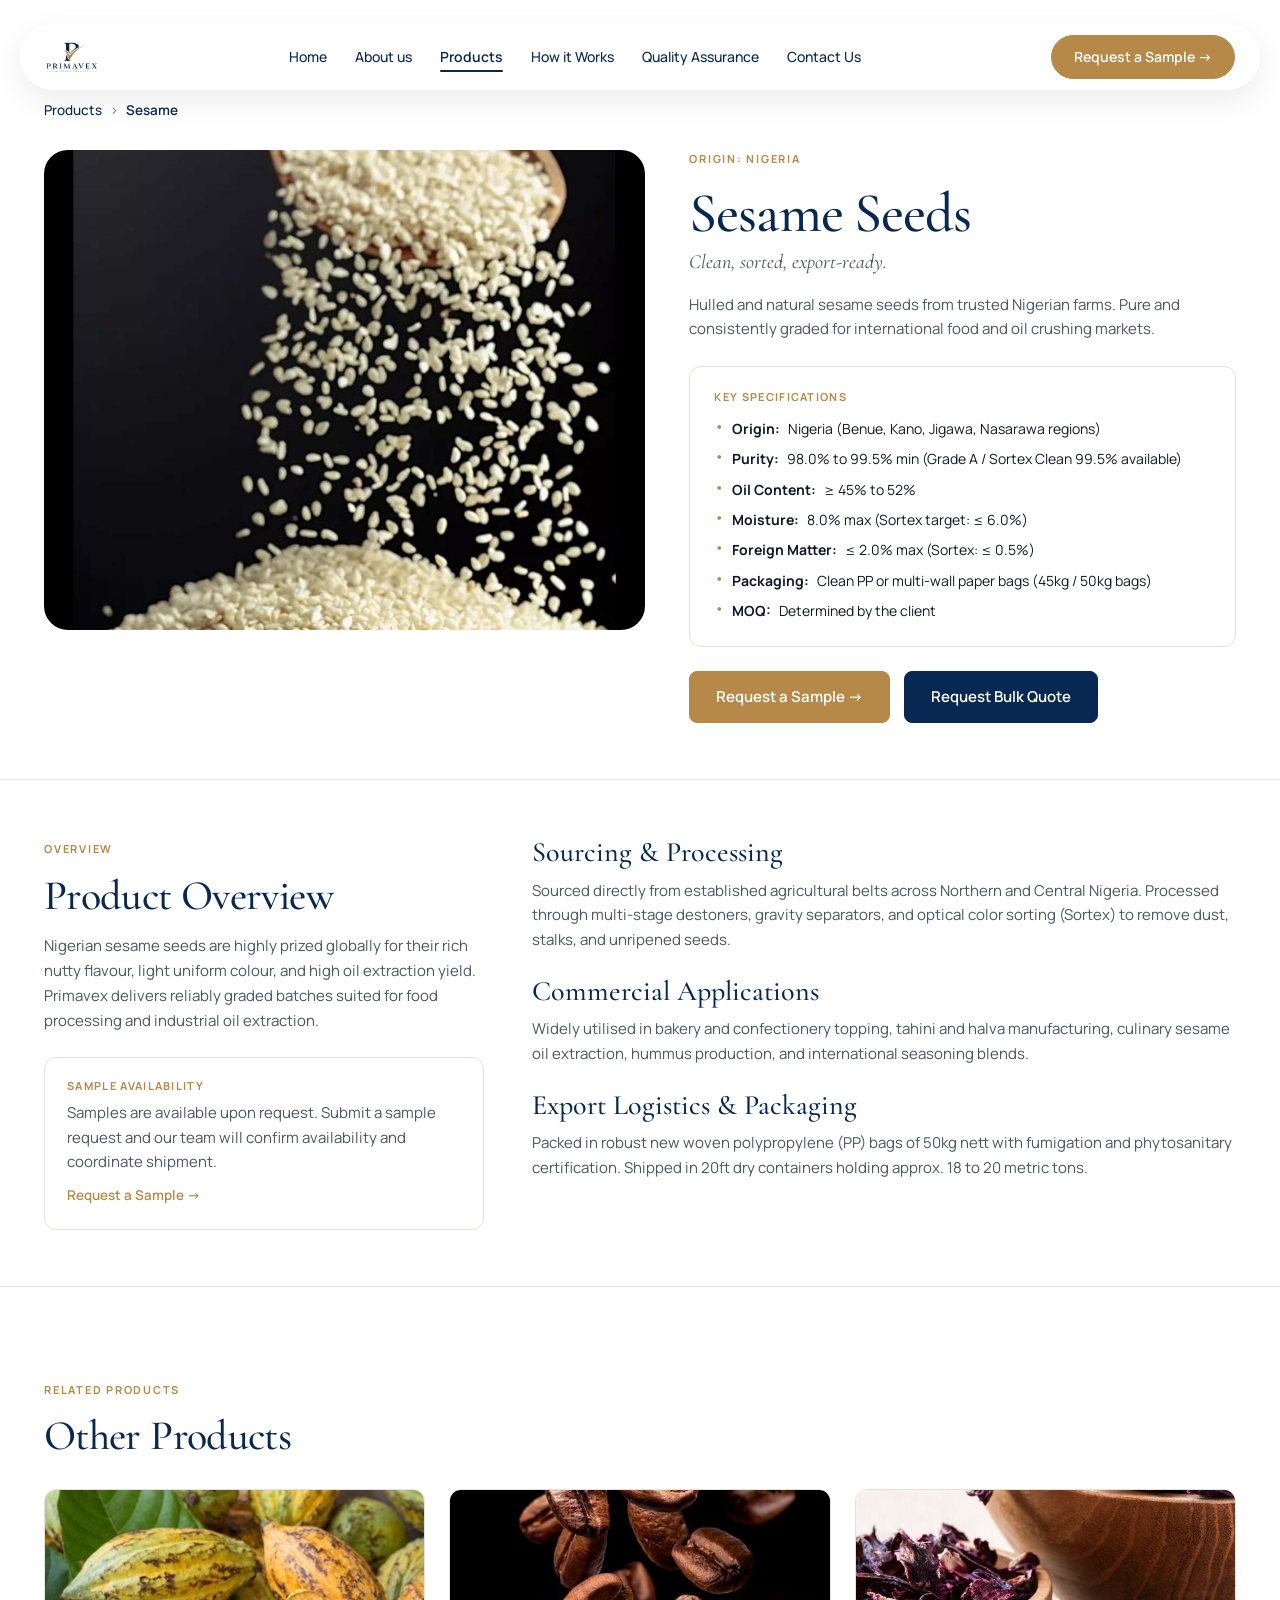
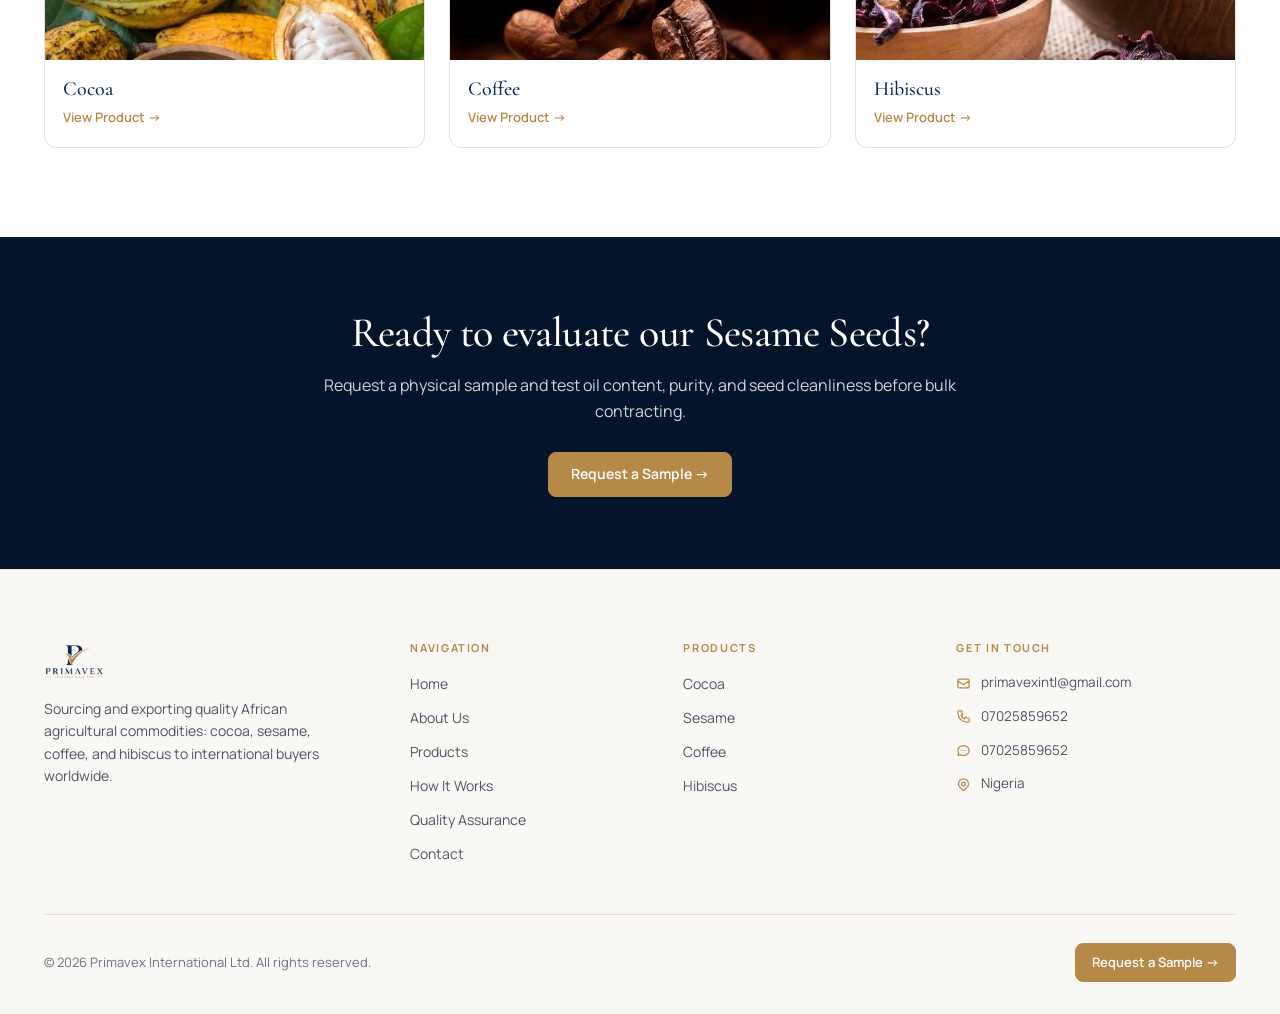
<file: products/sesame.html>
<!DOCTYPE html>
<html lang="en">
<head>
  <meta charset="UTF-8">
  <meta name="viewport" content="width=device-width, initial-scale=1.0">
  <title>Sesame Seeds Specification | Primavex International Ltd</title>
  <meta name="description" content="Export-grade Nigerian Sesame Seeds. Natural and machine-cleaned, Sortex Grade A with 99.5% purity, high oil content (>=45%), and moisture <=8%.">
  <meta name="robots" content="index, follow">
  <link rel="canonical" href="https://primavex-website.vercel.app/products/sesame.html">

  <!-- Open Graph / Facebook -->
  <meta property="og:type" content="website">
  <meta property="og:site_name" content="Primavex International Ltd">
  <meta property="og:title" content="Sesame Seeds Specification | Primavex International Ltd">
  <meta property="og:description" content="Export-grade Nigerian Sesame Seeds. Natural and machine-cleaned, Sortex Grade A with 99.5% purity, high oil content (>=45%), and moisture <=8%.">
  <meta property="og:url" content="https://primavex-website.vercel.app/products/sesame.html">
  <meta property="og:image" content="https://primavex-website.vercel.app/assets/images/sesame.jpg">

  <!-- Twitter / X Card -->
  <meta name="twitter:card" content="summary_large_image">
  <meta name="twitter:title" content="Sesame Seeds Specification | Primavex International Ltd">
  <meta name="twitter:description" content="Export-grade Nigerian Sesame Seeds. Natural and machine-cleaned, Sortex Grade A with 99.5% purity, high oil content (>=45%), and moisture <=8%.">
  <meta name="twitter:image" content="https://primavex-website.vercel.app/assets/images/sesame.jpg">

  <!-- Favicon & Touch Icons -->
  <link rel="icon" type="image/png" href="../assets/images/logo.png">
  <link rel="apple-touch-icon" href="../assets/images/logo.png">
  <meta name="theme-color" content="#062852">

  <!-- Stylesheet -->
  <link rel="stylesheet" href="../assets/css/style.css">
</head>
<body>

  <!-- Floating Frosted Glass Header Navigation -->
  <header class="header-wrapper">
    <nav class="nav-pill" aria-label="Main Navigation">
      <a href="../index.html" class="nav-brand" aria-label="Primavex Home">
        <img src="../assets/images/logo.png" alt="Primavex International Ltd Logo">
      </a>
      <ul class="nav-menu">
        <li><a href="../index.html" class="nav-link">Home</a></li>
        <li><a href="../about.html" class="nav-link">About us</a></li>
        <li><a href="../products.html" class="nav-link active">Products</a></li>
        <li><a href="../how-it-works.html" class="nav-link">How it Works</a></li>
        <li><a href="../quality-assurance.html" class="nav-link">Quality Assurance</a></li>
        <li><a href="../contact.html" class="nav-link">Contact Us</a></li>
      </ul>
      <div class="nav-actions">
        <a href="../request-sample.html?product=sesame" class="btn btn-gold btn-pill">Request a Sample &rarr;</a>
        <button class="mobile-toggle" aria-label="Open mobile navigation menu">
          <svg fill="none" stroke="currentColor" stroke-width="2" viewBox="0 0 24 24">
            <path stroke-linecap="round" stroke-linejoin="round" d="M4 6h16M4 12h16M4 18h16"></path>
          </svg>
        </button>
      </div>
    </nav>
  </header>

  <!-- Mobile Navigation Drawer -->
  <div class="mobile-drawer" aria-hidden="true">
    <div class="mobile-drawer-content">
      <div>
        <div class="mobile-drawer-header">
          <img src="../assets/images/logo.png" alt="Primavex Logo" style="height: 32px;">
          <button class="mobile-drawer-close" aria-label="Close menu" style="background:none;border:none;cursor:pointer;font-size:24px;color:var(--primary-navy);">&times;</button>
        </div>
        <ul class="mobile-nav-links">
          <li><a href="../index.html" class="nav-link">Home</a></li>
          <li><a href="../about.html" class="nav-link">About us</a></li>
          <li><a href="../products.html" class="nav-link active">Products</a></li>
          <li><a href="../how-it-works.html" class="nav-link">How it Works</a></li>
          <li><a href="../quality-assurance.html" class="nav-link">Quality Assurance</a></li>
          <li><a href="../contact.html" class="nav-link">Contact Us</a></li>
        </ul>
      </div>
      <div style="margin-top: 32px;">
        <a href="../request-sample.html?product=sesame" class="btn btn-gold btn-full">Request a Sample &rarr;</a>
      </div>
    </div>
  </div>

  <main id="main-content" style="padding-top: 100px;">
    <div class="container">
      <!-- Breadcrumbs -->
      <nav class="breadcrumbs" aria-label="Breadcrumb">
        <a href="../products.html">Products</a>
        <span>&rsaquo;</span>
        <span style="color: var(--primary-navy); font-weight: 600;">Sesame</span>
      </nav>

      <!-- Product Hero Split -->
      <div class="product-detail-split">
        <div class="product-hero-image-box">
          <img src="../assets/images/sesame.jpg" alt="Natural white and golden sesame seeds">
        </div>
        <div class="product-detail-info">
          <span class="eyebrow">ORIGIN: NIGERIA</span>
          <h1>Sesame Seeds</h1>
          <p class="product-detail-subtitle">Clean, sorted, export-ready.</p>
          <p>Hulled and natural sesame seeds from trusted Nigerian farms. Pure and consistently graded for international food and oil crushing markets.</p>

          <!-- Outline-Only Specifications Box -->
          <div class="specifications-box">
            <h4 class="specifications-box-title">KEY SPECIFICATIONS</h4>
            <ul class="specifications-list">
              <li><strong>Origin:</strong> Nigeria (Benue, Kano, Jigawa, Nasarawa regions)</li>
              <li><strong>Purity:</strong> 98.0% to 99.5% min (Grade A / Sortex Clean 99.5% available)</li>
              <li><strong>Oil Content:</strong> &ge; 45% to 52%</li>
              <li><strong>Moisture:</strong> 8.0% max (Sortex target: &le; 6.0%)</li>
              <li><strong>Foreign Matter:</strong> &le; 2.0% max (Sortex: &le; 0.5%)</li>
              <li><strong>Packaging:</strong> Clean PP or multi-wall paper bags (45kg / 50kg bags)</li>
              <li><strong>MOQ:</strong> Determined by the client</li>
            </ul>
          </div>

          <div class="product-actions-group" style="display: flex; gap: 14px; flex-wrap: wrap;">
            <a href="../request-sample.html?product=sesame" class="btn btn-gold btn-lg">Request a Sample &rarr;</a>
            <a href="../contact.html?product=sesame&type=quote" class="btn btn-navy btn-lg">Request Bulk Quote</a>
          </div>
        </div>
      </div>
    </div>

    <!-- Product Overview Section -->
    <section class="product-overview-section">
      <div class="container">
        <div class="overview-split">
          <div>
            <span class="eyebrow">OVERVIEW</span>
            <h2>Product Overview</h2>
            <p style="margin-top: 14px;">Nigerian sesame seeds are highly prized globally for their rich nutty flavour, light uniform colour, and high oil extraction yield. Primavex delivers reliably graded batches suited for food processing and industrial oil extraction.</p>

            <div class="sample-availability-box">
              <h4>SAMPLE AVAILABILITY</h4>
              <p>Samples are available upon request. Submit a sample request and our team will confirm availability and coordinate shipment.</p>
              <a href="../request-sample.html?product=sesame" style="display: inline-block; margin-top: 10px; font-weight: 600; color: var(--primary-gold); font-size: 13.5px;">Request a Sample &rarr;</a>
            </div>
          </div>

          <div>
            <h3 style="margin-bottom: 10px;">Sourcing &amp; Processing</h3>
            <p style="margin-bottom: 22px;">Sourced directly from established agricultural belts across Northern and Central Nigeria. Processed through multi-stage destoners, gravity separators, and optical color sorting (Sortex) to remove dust, stalks, and unripened seeds.</p>

            <h3 style="margin-bottom: 10px;">Commercial Applications</h3>
            <p style="margin-bottom: 22px;">Widely utilised in bakery and confectionery topping, tahini and halva manufacturing, culinary sesame oil extraction, hummus production, and international seasoning blends.</p>

            <h3 style="margin-bottom: 10px;">Export Logistics &amp; Packaging</h3>
            <p>Packed in robust new woven polypropylene (PP) bags of 50kg nett with fumigation and phytosanitary certification. Shipped in 20ft dry containers holding approx. 18 to 20 metric tons.</p>
          </div>
        </div>
      </div>
    </section>

    <!-- Related Products Grid -->
    <section class="section-padding bg-white">
      <div class="container">
        <div style="margin-bottom: 24px;">
          <span class="eyebrow">RELATED PRODUCTS</span>
          <h2>Other Products</h2>
        </div>
        <div class="related-products-grid">
          <a href="cocoa.html" class="related-product-card">
            <img src="../assets/images/cocoa.jpg" alt="Cocoa Beans">
            <div class="related-product-card-body">
              <h4>Cocoa</h4>
              <span>View Product &rarr;</span>
            </div>
          </a>
          <a href="coffee.html" class="related-product-card">
            <img src="../assets/images/coffee.jpg" alt="Coffee Beans">
            <div class="related-product-card-body">
              <h4>Coffee</h4>
              <span>View Product &rarr;</span>
            </div>
          </a>
          <a href="hibiscus.html" class="related-product-card">
            <img src="../assets/images/hibiscus.jpg" alt="Hibiscus Flowers">
            <div class="related-product-card-body">
              <h4>Hibiscus</h4>
              <span>View Product &rarr;</span>
            </div>
          </a>
        </div>
      </div>
    </section>

    <!-- Pre-Footer Dark CTA Banner -->
    <section class="cta-banner">
      <div class="container">
        <div class="cta-banner-inner">
          <h2>Ready to evaluate our Sesame Seeds?</h2>
          <p>Request a physical sample and test oil content, purity, and seed cleanliness before bulk contracting.</p>
          <div class="cta-banner-buttons">
            <a href="../request-sample.html?product=sesame" class="btn btn-gold">Request a Sample &rarr;</a>
          </div>
        </div>
      </div>
    </section>
  </main>

  <!-- Site Footer -->
  <footer class="site-footer">
    <div class="container">
      <div class="footer-grid">
        <div class="footer-brand">
          <a href="../index.html">
            <img src="../assets/images/logo.png" alt="Primavex Logo">
          </a>
          <p>Sourcing and exporting quality African agricultural commodities: cocoa, sesame, coffee, and hibiscus to international buyers worldwide.</p>
        </div>
        <div>
          <h4 class="footer-heading">NAVIGATION</h4>
          <ul class="footer-links">
            <li><a href="../index.html">Home</a></li>
            <li><a href="../about.html">About Us</a></li>
            <li><a href="../products.html">Products</a></li>
            <li><a href="../how-it-works.html">How It Works</a></li>
            <li><a href="../quality-assurance.html">Quality Assurance</a></li>
            <li><a href="../contact.html">Contact</a></li>
          </ul>
        </div>
        <div>
          <h4 class="footer-heading">PRODUCTS</h4>
          <ul class="footer-links">
            <li><a href="cocoa.html">Cocoa</a></li>
            <li><a href="sesame.html">Sesame</a></li>
            <li><a href="coffee.html">Coffee</a></li>
            <li><a href="hibiscus.html">Hibiscus</a></li>
          </ul>
        </div>
        <div>
          <h4 class="footer-heading">GET IN TOUCH</h4>
          <ul class="footer-contact-list">
            <li class="footer-contact-item">
              <svg fill="none" stroke="currentColor" stroke-width="2" viewBox="0 0 24 24">
                <path stroke-linecap="round" stroke-linejoin="round" d="M3 8l7.89 5.26a2 2 0 002.22 0L21 8M5 19h14a2 2 0 002-2V7a2 2 0 00-2-2H5a2 2 0 00-2 2v10a2 2 0 002 2z"></path>
              </svg>
              <a href="mailto:primavexintl@gmail.com">primavexintl@gmail.com</a>
            </li>
            <li class="footer-contact-item">
              <svg fill="none" stroke="currentColor" stroke-width="2" viewBox="0 0 24 24">
                <path stroke-linecap="round" stroke-linejoin="round" d="M3 5a2 2 0 012-2h3.28a1 1 0 01.948.684l1.498 4.493a1 1 0 01-.502 1.21l-2.257 1.13a11.042 11.042 0 005.516 5.516l1.13-2.257a1 1 0 011.21-.502l4.493 1.498a1 1 0 01.684.949V19a2 2 0 01-2 2h-1C9.716 21 3 14.284 3 6V5z"></path>
              </svg>
              <a href="tel:07025859652">07025859652</a>
            </li>
            <li class="footer-contact-item">
              <svg fill="none" stroke="currentColor" stroke-width="2" viewBox="0 0 24 24">
                <path stroke-linecap="round" stroke-linejoin="round" d="M8 12h.01M12 12h.01M16 12h.01M21 12c0 4.418-4.03 8-9 8a9.863 9.863 0 01-4.255-.949L3 20l1.395-3.72C3.512 15.042 3 13.574 3 12c0-4.418 4.03-8 9-8s9 3.582 9 8z"></path>
              </svg>
              <a href="https://wa.me/2347025859652" target="_blank" rel="noopener noreferrer">07025859652</a>
            </li>
            <li class="footer-contact-item">
              <svg fill="none" stroke="currentColor" stroke-width="2" viewBox="0 0 24 24">
                <path stroke-linecap="round" stroke-linejoin="round" d="M17.657 16.657L13.414 20.9a1.998 1.998 0 01-2.827 0l-4.244-4.243a8 8 0 1111.314 0z"></path>
                <path stroke-linecap="round" stroke-linejoin="round" d="M15 11a3 3 0 11-6 0 3 3 0 016 0z"></path>
              </svg>
              <span>Nigeria</span>
            </li>
          </ul>
        </div>
      </div>
      <div class="footer-bottom">
        <div>&copy; 2026 Primavex International Ltd. All rights reserved.</div>
        <div>
          <a href="../request-sample.html" class="btn btn-gold btn-sm">Request a Sample &rarr;</a>
        </div>
      </div>
    </div>
  </footer>

  <script src="../assets/js/main.js"></script>
</body>
</html>
</file>
<file: assets/css/style.css>
/* ==========================================================================
   PRIMAVEX INTERNATIONAL LTD | MAIN STYLESHEET
   Accurate visual translation strictly adhering to Figma designs
   ========================================================================== */

@import url('https://fonts.googleapis.com/css2?family=Cormorant+Garamond:ital,wght@0,400;0,500;0,600;0,700;1,400;1,600&family=Manrope:wght@300;400;500;600;700&display=swap');

:root {
  /* Brand Color Palette */
  --primary-navy: #062852;
  --deep-navy: #051A3A;
  --dark-black: #000000;
  --dark-banner: #04142B;
  --primary-gold: #B78949;
  --soft-gold: #D2AE73;
  --light-gold: #E5C38E;
  
  /* Surfaces & Neutrals */
  --white: #FFFFFF;
  --page-bg: #FFFFFF;
  --off-white: #FFFFFF;
  --subtle-gray: #F9FAFB;
  --warm-surface: #FAF8F5;
  --footer-bg: #FAF8F5;
  
  /* Text & Borders */
  --neutral-dark: #111827;
  --neutral-body: #4B5563;
  --neutral-light: #6B7280;
  --border-color: #E5E0D8;
  --border-subtle: #ECE8E1;

  /* Typography */
  --font-serif: 'Cormorant Garamond', Georgia, serif;
  --font-sans: 'Manrope', -apple-system, BlinkMacSystemFont, 'Segoe UI', Roboto, sans-serif;

  /* Dimensions & Spacing */
  --container-max: 1240px;
  --radius-sm: 8px;
  --radius-md: 12px;
  --radius-lg: 18px;
  --radius-xl: 24px;
  --radius-hero: 28px;
  --radius-full: 9999px;

  /* Shadows */
  --shadow-sm: 0 1px 3px rgba(0, 0, 0, 0.04);
  --shadow-md: 0 4px 16px rgba(0, 0, 0, 0.06);
  --shadow-lg: 0 10px 30px rgba(0, 0, 0, 0.08);
}

/* Base Reset & Defaults */
*, *::before, *::after {
  box-sizing: border-box;
  margin: 0;
  padding: 0;
}

html {
  font-size: 16px;
  scroll-behavior: smooth;
  -webkit-font-smoothing: antialiased;
  -moz-osx-font-smoothing: grayscale;
  overflow-x: hidden;
}

body {
  font-family: var(--font-sans);
  font-size: 15px;
  line-height: 1.6;
  color: var(--neutral-body);
  background-color: var(--page-bg);
  min-height: 100vh;
  display: flex;
  flex-direction: column;
  overflow-x: hidden;
  width: 100%;
}

img, svg, video {
  display: block;
  max-width: 100%;
  height: auto;
}

a {
  color: inherit;
  text-decoration: none;
  transition: all 0.2s ease;
}

button, input, select, textarea {
  font-family: inherit;
  font-size: inherit;
}

/* Typography Scale */
h1, h2, h3, h4, .font-serif {
  font-family: var(--font-serif);
  color: var(--primary-navy);
  font-weight: 500;
  line-height: 1.15;
}

h1 {
  font-size: clamp(36px, 4.8vw, 56px);
  letter-spacing: -0.02em;
}

h2 {
  font-size: clamp(28px, 3.6vw, 42px);
  letter-spacing: -0.015em;
}

h3 {
  font-size: clamp(20px, 2.2vw, 28px);
}

h4 {
  font-size: 18px;
}

p {
  color: var(--neutral-body);
  font-size: 15px;
  line-height: 1.65;
}

.text-gold {
  color: var(--primary-gold);
}

.text-navy {
  color: var(--primary-navy);
}

.text-white {
  color: var(--white);
}

.text-muted {
  color: var(--neutral-light);
}

/* Eyebrow Label (Clean uppercase typography without decorative dash) */
.eyebrow {
  display: inline-flex;
  align-items: center;
  font-family: var(--font-sans);
  font-size: 11px;
  font-weight: 700;
  letter-spacing: 0.16em;
  text-transform: uppercase;
  color: var(--primary-gold);
  margin-bottom: 14px;
}

.eyebrow-light {
  color: var(--soft-gold);
}

/* Containers */
.container {
  width: 100%;
  max-width: var(--container-max);
  margin-left: auto;
  margin-right: auto;
  padding-left: 24px;
  padding-right: 24px;
}

.section-padding {
  padding-top: clamp(56px, 7vw, 90px);
  padding-bottom: clamp(56px, 7vw, 90px);
}

.bg-white {
  background-color: var(--white);
}

.bg-warm-surface {
  background-color: var(--warm-surface);
}

/* Floating Glass Header Navigation */
.header-wrapper {
  position: absolute;
  top: 24px;
  left: 0;
  width: 100%;
  z-index: 100;
  display: flex;
  justify-content: center;
  padding: 0 20px;
}

.nav-pill {
  width: 100%;
  max-width: var(--container-max);
  background: rgba(255, 255, 255, 0.72);
  backdrop-filter: blur(20px);
  -webkit-backdrop-filter: blur(20px);
  border: 1px solid rgba(255, 255, 255, 0.4);
  border-radius: var(--radius-full);
  padding: 10px 24px;
  display: flex;
  align-items: center;
  justify-content: space-between;
  box-shadow: 0 10px 30px rgba(0, 0, 0, 0.08);
  transition: all 0.3s ease;
}

.nav-brand {
  display: flex;
  align-items: center;
}

.nav-brand img {
  height: 34px;
  width: auto;
  object-fit: contain;
}

.nav-menu {
  display: flex;
  align-items: center;
  list-style: none;
  gap: 28px;
}

.nav-link {
  font-family: var(--font-sans);
  font-size: 14px;
  font-weight: 500;
  color: var(--primary-navy);
  position: relative;
  padding: 4px 0;
}

.nav-link:hover {
  color: var(--primary-gold);
}

.nav-link.active {
  color: var(--primary-navy);
  font-weight: 600;
}

.nav-link.active::after {
  content: '';
  position: absolute;
  bottom: -2px;
  left: 0;
  width: 100%;
  height: 2px;
  background-color: var(--primary-navy);
  border-radius: 2px;
}

.nav-actions {
  display: flex;
  align-items: center;
  gap: 16px;
}

/* Mobile Toggle */
.mobile-toggle {
  display: none;
  background: transparent;
  border: none;
  cursor: pointer;
  padding: 6px;
  color: var(--primary-navy);
}

.mobile-toggle svg {
  width: 24px;
  height: 24px;
}

/* Mobile Drawer */
.mobile-drawer {
  position: fixed;
  top: 0;
  left: 0;
  width: 100%;
  height: 100%;
  background: rgba(0, 0, 0, 0.6);
  backdrop-filter: blur(8px);
  z-index: 200;
  opacity: 0;
  visibility: hidden;
  transition: all 0.3s ease;
}

.mobile-drawer.open {
  opacity: 1;
  visibility: visible;
}

.mobile-drawer-content {
  position: absolute;
  top: 0;
  right: 0;
  width: 85%;
  max-width: 340px;
  height: 100%;
  background: var(--white);
  padding: 32px 24px;
  display: flex;
  flex-direction: column;
  justify-content: space-between;
  transform: translateX(100%);
  transition: transform 0.3s cubic-bezier(0.16, 1, 0.3, 1);
  box-shadow: -10px 0 30px rgba(0, 0, 0, 0.15);
}

.mobile-drawer.open .mobile-drawer-content {
  transform: translateX(0);
}

.mobile-drawer-header {
  display: flex;
  align-items: center;
  justify-content: space-between;
  margin-bottom: 32px;
}

.mobile-nav-links {
  display: flex;
  flex-direction: column;
  gap: 20px;
  list-style: none;
}

.mobile-nav-links .nav-link {
  font-size: 17px;
  display: block;
}

/* Buttons */
.btn {
  display: inline-flex;
  align-items: center;
  justify-content: center;
  gap: 8px;
  font-family: var(--font-sans);
  font-size: 14px;
  font-weight: 600;
  padding: 10px 22px;
  border-radius: var(--radius-sm);
  border: 1px solid transparent;
  cursor: pointer;
  text-decoration: none;
  transition: all 0.2s ease;
  white-space: nowrap;
}

.btn-gold {
  background-color: var(--primary-gold);
  color: var(--white);
  border-color: var(--primary-gold);
}

.btn-gold:hover {
  background-color: #a4783d;
  border-color: #a4783d;
}

.btn-navy {
  background-color: var(--primary-navy);
  color: var(--white);
  border-color: var(--primary-navy);
}

.btn-navy:hover {
  background-color: #041a37;
  border-color: #041a37;
}

.btn-outline-white {
  background-color: transparent;
  color: var(--white);
  border-color: rgba(255, 255, 255, 0.5);
}

.btn-outline-white:hover {
  background-color: rgba(255, 255, 255, 0.1);
  border-color: var(--white);
}

.btn-outline-navy {
  background-color: transparent;
  color: var(--primary-navy);
  border-color: var(--border-color);
}

.btn-outline-navy:hover {
  border-color: var(--primary-navy);
  background-color: var(--subtle-gray);
}

.btn-white {
  background-color: var(--white);
  color: var(--primary-navy);
  border-color: var(--white);
}

.btn-white:hover {
  background-color: #f3f4f6;
}

.btn-pill {
  border-radius: var(--radius-full);
}

.btn-sm {
  padding: 8px 16px;
  font-size: 13px;
}

.btn-lg {
  padding: 13px 26px;
  font-size: 15px;
}

.btn-full {
  width: 100%;
}

/* Hero Sections (Full-viewport / Full-width, NO rounded corner radius on background) */
.hero-wrapper {
  position: relative;
  min-height: 520px;
  display: flex;
  align-items: center;
  padding-top: 130px;
  padding-bottom: 70px;
  background-color: var(--deep-navy);
  background-size: cover;
  background-position: center;
  background-repeat: no-repeat;
  color: var(--white);
  overflow: hidden;
  border-radius: 0;
  margin: 0;
  width: 100%;
}

.hero-overlay {
  position: absolute;
  inset: 0;
  background: linear-gradient(135deg, rgba(0, 0, 0, 0.85) 0%, rgba(0, 0, 0, 0.7) 55%, rgba(0, 0, 0, 0.85) 100%);
}

.hero-content {
  position: relative;
  z-index: 10;
  max-width: 780px;
}

.hero-content h1 {
  color: var(--white);
  margin-bottom: 20px;
}

.hero-content p {
  color: rgba(255, 255, 255, 0.85);
  font-size: clamp(16px, 1.8vw, 19px);
  line-height: 1.6;
  margin-bottom: 32px;
}

.hero-split-content {
  display: grid;
  grid-template-columns: 1fr 1fr;
  gap: 40px;
  align-items: flex-end;
}

.hero-cta-group {
  display: flex;
  flex-wrap: wrap;
  gap: 16px;
  align-items: center;
}

/* Feature Highlights Bar */
.feature-bar {
  background: var(--white);
  padding: 36px 0 24px 0;
  border-bottom: 1px solid var(--border-subtle);
}

.feature-bar-grid {
  display: grid;
  grid-template-columns: repeat(4, 1fr);
  gap: 24px;
}

.feature-bar-item {
  display: flex;
  align-items: flex-start;
  gap: 14px;
}

.feature-icon-box {
  width: 42px;
  height: 42px;
  border-radius: var(--radius-sm);
  background: #FAF8F5;
  border: 1px solid #EFEAE2;
  color: var(--primary-gold);
  display: flex;
  align-items: center;
  justify-content: center;
  flex-shrink: 0;
}

.feature-bar-item h4 {
  font-family: var(--font-sans);
  font-size: 14.5px;
  font-weight: 700;
  color: var(--primary-navy);
  margin-bottom: 4px;
}

.feature-bar-item p {
  font-size: 13px;
  line-height: 1.5;
  color: var(--neutral-body);
}

/* Product Showcase (Home) */
.product-showcase-grid {
  display: grid;
  grid-template-columns: 1fr 1.25fr;
  gap: 48px;
  align-items: center;
}

.product-cards-2x2 {
  display: grid;
  grid-template-columns: repeat(2, 1fr);
  gap: 20px;
}

.showcase-product-card {
  position: relative;
  height: 220px;
  border-radius: var(--radius-lg);
  overflow: hidden;
  background-size: cover;
  background-position: center;
  display: flex;
  flex-direction: column;
  justify-content: space-between;
  padding: 16px;
  box-shadow: var(--shadow-sm);
  transition: transform 0.3s ease, box-shadow 0.3s ease;
  text-decoration: none;
}

.showcase-product-card::before {
  content: '';
  position: absolute;
  inset: 0;
  background: linear-gradient(180deg, rgba(0, 0, 0, 0.15) 0%, rgba(0, 0, 0, 0.65) 100%);
  transition: opacity 0.3s ease;
}

.showcase-product-card:hover {
  transform: translateY(-4px);
  box-shadow: var(--shadow-lg);
}

.showcase-product-card:hover::before {
  background: linear-gradient(180deg, rgba(0, 0, 0, 0.1) 0%, rgba(0, 0, 0, 0.8) 100%);
}

.showcase-badge {
  position: relative;
  z-index: 2;
  align-self: flex-start;
  background: rgba(255, 255, 255, 0.85);
  backdrop-filter: blur(8px);
  color: var(--primary-navy);
  font-size: 12px;
  font-weight: 700;
  padding: 4px 12px;
  border-radius: var(--radius-full);
}

.showcase-arrow-btn {
  position: relative;
  z-index: 2;
  align-self: flex-end;
  width: 32px;
  height: 32px;
  border-radius: var(--radius-full);
  background: var(--primary-navy);
  color: var(--white);
  display: flex;
  align-items: center;
  justify-content: center;
  transition: background-color 0.2s ease, transform 0.2s ease;
}

.showcase-product-card:hover .showcase-arrow-btn {
  background: var(--primary-gold);
  transform: rotate(45deg);
}

/* 5-Step Process (Home & How It Works) */
.process-split {
  display: grid;
  grid-template-columns: 1fr 1.35fr;
  gap: 56px;
  align-items: flex-start;
}

.process-steps-list {
  display: flex;
  flex-direction: column;
}

.process-step-item {
  display: grid;
  grid-template-columns: 70px 1fr;
  gap: 20px;
  padding: 24px 0;
  border-bottom: 1px solid var(--border-subtle);
  align-items: baseline;
}

.process-step-item:last-child {
  border-bottom: none;
}

.process-step-num {
  font-family: var(--font-serif);
  font-size: 38px;
  color: var(--soft-gold);
  line-height: 1;
  font-weight: 600;
}

.process-step-text h3 {
  font-family: var(--font-serif);
  font-size: 22px;
  color: var(--primary-navy);
  margin-bottom: 6px;
}

.process-step-text p {
  font-size: 14.5px;
  color: var(--neutral-body);
  line-height: 1.6;
}

/* Editorial 2-Column Split */
.editorial-split {
  display: grid;
  grid-template-columns: 1fr 1fr;
  gap: 56px;
  align-items: center;
}

.editorial-img-box {
  border-radius: var(--radius-xl);
  overflow: hidden;
}

.editorial-img-box img {
  width: 100%;
  height: 420px;
  object-fit: cover;
}

/* Outline-Only vs Filled Frame Rules (Strict Figma Fidelity) */
.frame-outline {
  background: var(--white);
  border: 1px solid var(--border-color);
  border-radius: var(--radius-lg);
  padding: 28px;
}

.frame-black {
  background: var(--dark-black);
  color: var(--white);
  border-radius: var(--radius-xl);
  padding: 40px 32px;
}

.frame-black h2, .frame-black h3, .frame-black h4 {
  color: var(--white);
}

.frame-black p {
  color: rgba(255, 255, 255, 0.85);
}

/* Quality Assurance Teaser (Home) */
.qa-teaser-grid {
  display: grid;
  grid-template-columns: 1.05fr 1.35fr;
  gap: 24px;
}

.qa-subcards-grid {
  display: grid;
  grid-template-columns: repeat(2, 1fr);
  gap: 16px;
}

.qa-subcard {
  background: var(--white);
  border: 1px solid var(--border-color);
  border-radius: var(--radius-md);
  padding: 24px;
}

.qa-subcard h4 {
  font-family: var(--font-sans);
  font-size: 15px;
  font-weight: 700;
  color: var(--primary-navy);
  margin-bottom: 8px;
}

.qa-subcard p {
  font-size: 13.5px;
}

/* Global Reach Map Section (No dark border outline!) */
.global-reach-box {
  text-align: center;
  max-width: 700px;
  margin: 0 auto 36px auto;
}

.map-container {
  border-radius: var(--radius-xl);
  overflow: hidden;
  /* NO dark outline/border! Clean image matching Figma */
}

.map-container img {
  width: 100%;
  height: auto;
  display: block;
}

/* Pre-Footer Dark CTA Banner */
.cta-banner {
  background-color: var(--dark-banner);
  color: var(--white);
  text-align: center;
  padding: 72px 24px;
}

.cta-banner-inner {
  max-width: 640px;
  margin: 0 auto;
}

.cta-banner h2 {
  color: var(--white);
  margin-bottom: 14px;
}

.cta-banner p {
  color: rgba(255, 255, 255, 0.82);
  font-size: 16px;
  margin-bottom: 28px;
}

.cta-banner-buttons {
  display: flex;
  justify-content: center;
  gap: 14px;
  flex-wrap: wrap;
}

/* Products Catalog Page */
.products-catalog-grid {
  display: grid;
  grid-template-columns: repeat(2, 1fr);
  gap: 28px;
}

.product-card-large {
  background: var(--white);
  border: 1px solid var(--border-color);
  border-radius: var(--radius-xl);
  overflow: hidden;
  display: flex;
  flex-direction: column;
}

.product-card-image {
  height: 260px;
  width: 100%;
  object-fit: cover;
}

.product-card-body {
  padding: 28px;
  display: flex;
  flex-direction: column;
  flex-grow: 1;
}

.product-meta-tags {
  display: flex;
  align-items: center;
  gap: 10px;
  margin-bottom: 14px;
}

.tag-badge {
  color: var(--primary-gold);
  font-size: 11px;
  font-weight: 700;
  text-transform: uppercase;
  letter-spacing: 0.1em;
}

.origin-text {
  font-size: 13px;
  color: var(--neutral-light);
}

.product-card-body h3 {
  font-family: var(--font-serif);
  font-size: 24px;
  color: var(--primary-navy);
  margin-bottom: 10px;
}

.product-card-body p {
  font-size: 14.5px;
  margin-bottom: 24px;
  flex-grow: 1;
}

.product-card-actions {
  display: flex;
  align-items: center;
  gap: 12px;
  flex-wrap: wrap;
}

/* Product Detail Page */
.breadcrumbs {
  display: flex;
  align-items: center;
  gap: 8px;
  font-size: 13.5px;
  color: var(--neutral-light);
  margin-bottom: 28px;
}

.breadcrumbs a {
  color: var(--primary-navy);
  font-weight: 500;
}

.product-detail-split {
  display: grid;
  grid-template-columns: 1.1fr 1fr;
  gap: 44px;
  align-items: flex-start;
  margin-bottom: 56px;
}

.product-hero-image-box {
  border-radius: var(--radius-xl);
  overflow: hidden;
}

.product-hero-image-box img {
  width: 100%;
  height: 480px;
  object-fit: cover;
}

.product-detail-info {
  display: flex;
  flex-direction: column;
}

.product-detail-subtitle {
  font-family: var(--font-serif);
  font-style: italic;
  font-size: 20px;
  color: var(--neutral-body);
  margin-bottom: 14px;
}

/* Outline-only specifications box (No unnecessary background fill!) */
.specifications-box {
  background: transparent;
  border: 1px solid var(--border-color);
  border-radius: var(--radius-md);
  padding: 24px;
  margin: 24px 0;
}

.specifications-box-title {
  font-family: var(--font-sans);
  font-size: 11px;
  font-weight: 700;
  text-transform: uppercase;
  letter-spacing: 0.12em;
  color: var(--primary-gold);
  margin-bottom: 14px;
}

.specifications-list {
  list-style: none;
  display: flex;
  flex-direction: column;
  gap: 8px;
}

.specifications-list li {
  font-size: 14px;
  color: var(--neutral-dark);
  display: flex;
  align-items: flex-start;
  gap: 8px;
}

.specifications-list li::before {
  content: '•';
  color: var(--primary-gold);
  font-size: 16px;
  line-height: 1;
}

.product-overview-section {
  background: var(--white);
  padding: 56px 0;
  border-top: 1px solid var(--border-subtle);
  border-bottom: 1px solid var(--border-subtle);
}

.overview-split {
  display: grid;
  grid-template-columns: 1fr 1.6fr;
  gap: 48px;
}

.sample-availability-box {
  background: transparent;
  border: 1px solid var(--border-color);
  border-radius: var(--radius-md);
  padding: 22px;
  margin-top: 24px;
}

.sample-availability-box h4 {
  font-family: var(--font-sans);
  font-size: 11px;
  font-weight: 700;
  text-transform: uppercase;
  letter-spacing: 0.12em;
  color: var(--primary-gold);
  margin-bottom: 8px;
}

/* Related Products Grid */
.related-products-grid {
  display: grid;
  grid-template-columns: repeat(3, 1fr);
  gap: 24px;
  margin-top: 28px;
}

.related-product-card {
  background: var(--white);
  border: 1px solid var(--border-color);
  border-radius: var(--radius-md);
  overflow: hidden;
  text-decoration: none;
  transition: transform 0.2s ease;
}

.related-product-card:hover {
  transform: translateY(-3px);
}

.related-product-card img {
  height: 170px;
  width: 100%;
  object-fit: cover;
}

.related-product-card-body {
  padding: 18px;
}

.related-product-card-body h4 {
  font-family: var(--font-serif);
  font-size: 20px;
  color: var(--primary-navy);
  margin-bottom: 4px;
}

.related-product-card-body span {
  font-size: 13px;
  color: var(--primary-gold);
  font-weight: 600;
}

/* Quality Assurance Page (Six Pillars) */
.qa-quote-banner {
  background: var(--white);
  border-left: 4px solid var(--primary-gold);
  padding: 32px 0 32px 28px;
  margin: 40px auto;
  max-width: var(--container-max);
}

.qa-quote-banner blockquote {
  font-family: var(--font-serif);
  font-size: clamp(20px, 2.2vw, 26px);
  font-weight: 500;
  color: var(--primary-navy);
  line-height: 1.4;
}

.pillars-grid {
  display: grid;
  grid-template-columns: repeat(3, 1fr);
  gap: 20px;
}

.pillar-card {
  background: var(--white);
  border: 1px solid var(--border-color);
  border-radius: var(--radius-md);
  padding: 28px 24px;
}

.pillar-num {
  font-family: var(--font-serif);
  font-size: 32px;
  color: var(--soft-gold);
  font-weight: 600;
  margin-bottom: 8px;
}

.pillar-card h4 {
  font-family: var(--font-sans);
  font-size: 16px;
  font-weight: 700;
  color: var(--primary-navy);
  margin-bottom: 8px;
}

.pillar-card p {
  font-size: 14px;
  line-height: 1.55;
}

/* Form Styles & Layout (White Page Background) */
.form-page-split {
  display: grid;
  grid-template-columns: 1.35fr 1fr;
  gap: 40px;
  align-items: flex-start;
}

.contact-page-split {
  display: grid;
  grid-template-columns: 1fr 1.65fr;
  gap: 40px;
  align-items: flex-start;
}

.form-card {
  background: var(--white);
  border: 1px solid var(--border-color);
  border-radius: var(--radius-xl);
  padding: clamp(28px, 4vw, 44px);
}

.form-card h2 {
  font-size: 28px;
  margin-bottom: 6px;
}

.form-note {
  font-size: 13.5px;
  color: var(--neutral-light);
  margin-bottom: 24px;
}

.form-grid-2 {
  display: grid;
  grid-template-columns: repeat(2, 1fr);
  gap: 16px;
  margin-bottom: 16px;
}

.form-grid-3 {
  display: grid;
  grid-template-columns: repeat(3, 1fr);
  gap: 16px;
  margin-bottom: 16px;
}

.form-group {
  margin-bottom: 16px;
  display: flex;
  flex-direction: column;
}

.form-label {
  font-family: var(--font-sans);
  font-size: 13px;
  font-weight: 600;
  color: var(--neutral-dark);
  margin-bottom: 6px;
}

.form-label .required {
  color: #DC2626;
}

.form-control {
  width: 100%;
  height: 46px;
  padding: 11px 14px;
  border: 1px solid var(--border-color);
  border-radius: var(--radius-sm);
  font-family: var(--font-sans);
  font-size: 14.5px;
  line-height: 1.5;
  color: var(--neutral-dark);
  background-color: var(--white);
  box-sizing: border-box;
  transition: border-color 0.2s ease, box-shadow 0.2s ease;
}

select.form-control {
  appearance: none;
  -webkit-appearance: none;
  -moz-appearance: none;
  padding: 11px 38px 11px 14px;
  background-image: url("data:image/svg+xml,%3Csvg xmlns='http://www.w3.org/2000/svg' fill='none' viewBox='0 0 24 24' stroke='%236B7280' stroke-width='2'%3E%3Cpath stroke-linecap='round' stroke-linejoin='round' d='M19 9l-7 7-7-7'%3E%3C/path%3E%3C/svg%3E");
  background-repeat: no-repeat;
  background-position: right 14px center;
  background-size: 16px 16px;
  cursor: pointer;
}

.form-control:focus {
  outline: none;
  border-color: var(--primary-gold);
  box-shadow: 0 0 0 3px rgba(183, 137, 73, 0.12);
}

.form-control.error {
  border-color: #DC2626;
  background-color: #FEF2F2;
}

.error-text {
  color: #DC2626;
  font-size: 12px;
  margin-top: 4px;
  display: none;
}

.form-group.has-error .error-text {
  display: block;
}

textarea.form-control {
  height: auto;
  min-height: 110px;
  resize: vertical;
}

.conditional-field {
  display: none;
  background: var(--warm-surface);
  border: 1px solid var(--border-color);
  border-radius: var(--radius-sm);
  padding: 16px;
  margin-bottom: 16px;
}

.conditional-field.active {
  display: block;
}

/* Sidebar Cards */
.sidebar-light-card {
  background: var(--warm-surface);
  border: 1px solid var(--border-color);
  border-radius: var(--radius-xl);
  padding: 36px 30px;
}

.contact-sidebar-black {
  background: var(--dark-black);
  color: var(--white);
  border-radius: var(--radius-xl);
  padding: 40px 32px;
}

.contact-sidebar-black h3 {
  color: var(--white);
  font-size: 24px;
  margin-bottom: 28px;
}

.contact-info-list {
  list-style: none;
  display: flex;
  flex-direction: column;
  gap: 20px;
}

.contact-info-item {
  display: flex;
  align-items: flex-start;
  gap: 14px;
}

.contact-icon-box {
  width: 36px;
  height: 36px;
  border-radius: var(--radius-sm);
  background: rgba(255, 255, 255, 0.1);
  color: var(--soft-gold);
  display: flex;
  align-items: center;
  justify-content: center;
  flex-shrink: 0;
}

.contact-label {
  font-size: 10.5px;
  text-transform: uppercase;
  letter-spacing: 0.12em;
  color: var(--primary-gold);
  font-weight: 700;
  margin-bottom: 2px;
}

.contact-value {
  font-size: 14.5px;
  color: rgba(255, 255, 255, 0.9);
}

.contact-value a:hover {
  color: var(--soft-gold);
}

/* Form Confirmation Card */
.form-success-card {
  display: none;
  text-align: center;
  padding: 44px 20px;
}

.form-success-card.active {
  display: block;
}

.success-icon-circle {
  width: 56px;
  height: 56px;
  border-radius: var(--radius-full);
  background: rgba(183, 137, 73, 0.15);
  color: var(--primary-gold);
  display: flex;
  align-items: center;
  justify-content: center;
  margin: 0 auto 16px auto;
}

.success-icon-circle svg {
  width: 28px;
  height: 28px;
}

/* Site Footer */
.site-footer {
  background-color: var(--footer-bg);
  border-top: 1px solid var(--border-color);
  padding-top: 72px;
  padding-bottom: 32px;
  margin-top: auto;
}

.footer-grid {
  display: grid;
  grid-template-columns: 1.4fr 1fr 1fr 1.2fr;
  gap: 40px;
  margin-bottom: 48px;
}

.footer-brand img {
  height: 38px;
  width: auto;
  margin-bottom: 18px;
}

.footer-brand p {
  font-size: 14px;
  line-height: 1.6;
  max-width: 300px;
}

.footer-heading {
  font-family: var(--font-sans);
  font-size: 11px;
  font-weight: 700;
  text-transform: uppercase;
  letter-spacing: 0.15em;
  color: var(--primary-gold);
  margin-bottom: 18px;
}

.footer-links {
  list-style: none;
  display: flex;
  flex-direction: column;
  gap: 10px;
}

.footer-links a {
  font-size: 14px;
  color: var(--neutral-body);
}

.footer-links a:hover {
  color: var(--primary-navy);
}

.footer-contact-list {
  list-style: none;
  display: flex;
  flex-direction: column;
  gap: 12px;
}

.footer-contact-item {
  display: flex;
  align-items: center;
  gap: 10px;
  font-size: 13.5px;
  color: var(--neutral-body);
}

.footer-contact-item svg {
  width: 15px;
  height: 15px;
  color: var(--primary-gold);
  flex-shrink: 0;
}

.footer-bottom {
  display: flex;
  align-items: center;
  justify-content: space-between;
  padding-top: 28px;
  border-top: 1px solid var(--border-color);
  font-size: 13px;
  color: var(--neutral-light);
}

/* ==========================================================================
   RESPONSIVE MEDIA QUERIES
   ========================================================================== */

@media (max-width: 1024px) {
  .hero-split-content {
    grid-template-columns: 1fr;
    gap: 24px;
  }

  .feature-bar-grid {
    grid-template-columns: repeat(2, 1fr);
  }

  .showcase-split {
    grid-template-columns: 1fr;
    gap: 36px;
  }

  .process-split {
    grid-template-columns: 1fr;
    gap: 36px;
  }

  .qa-teaser-grid {
    grid-template-columns: 1fr;
  }

  .editorial-split {
    grid-template-columns: 1fr;
    gap: 36px;
  }

  .products-catalog-grid {
    grid-template-columns: 1fr;
  }

  .product-detail-split {
    grid-template-columns: 1fr;
  }

  .overview-split {
    grid-template-columns: 1fr;
  }

  .pillars-grid {
    grid-template-columns: repeat(2, 1fr);
  }

  .form-page-split,
  .contact-page-split {
    grid-template-columns: 1fr;
    gap: 36px;
  }

  .form-grid-3 {
    grid-template-columns: 1fr;
    gap: 16px;
  }

  .footer-grid {
    grid-template-columns: repeat(2, 1fr);
    gap: 36px;
  }
}

@media (max-width: 768px) {
  .nav-menu, .nav-actions .btn {
    display: none;
  }

  .mobile-toggle {
    display: block;
  }

  .header-wrapper {
    top: 16px;
    padding: 0 16px;
  }

  .hero-wrapper {
    min-height: 440px;
    padding-top: 115px;
    padding-bottom: 50px;
    border-radius: 0;
  }

  .hero-content {
    padding: 0;
  }

  .hero-split-content {
    grid-template-columns: 1fr;
    gap: 20px;
  }

  .section-padding {
    padding: 56px 0;
  }

  .feature-bar-grid {
    grid-template-columns: 1fr;
  }

  .product-showcase-grid {
    grid-template-columns: 1fr;
    gap: 32px;
  }

  .product-cards-2x2 {
    grid-template-columns: 1fr;
  }

  .qa-subcards-grid {
    grid-template-columns: 1fr;
  }

  .pillars-grid {
    grid-template-columns: 1fr;
  }

  .contact-sidebar-black {
    padding: 32px 22px;
    border-radius: var(--radius-lg);
  }

  .form-card {
    padding: 32px 22px;
    border-radius: var(--radius-lg);
  }

  .form-grid-2,
  .form-grid-3 {
    grid-template-columns: 1fr;
    gap: 14px;
    margin-bottom: 14px;
  }

  .process-step-item {
    grid-template-columns: 52px 1fr;
    gap: 16px;
    padding: 20px 0;
  }

  .process-step-num {
    font-size: 32px;
  }

  .related-products-grid {
    grid-template-columns: 1fr;
  }

  .footer-grid {
    grid-template-columns: 1fr;
    gap: 28px;
  }

  .footer-bottom {
    flex-direction: column;
    gap: 14px;
    text-align: center;
  }
}

@media (max-width: 640px) {
  .hero-cta-group {
    flex-direction: column;
    align-items: stretch;
    width: 100%;
    gap: 12px;
  }

  .hero-cta-group .btn {
    width: 100%;
    text-align: center;
    justify-content: center;
    display: inline-flex;
  }

  .cta-banner {
    padding: 56px 20px;
  }

  .cta-banner-buttons {
    flex-direction: column;
    align-items: stretch;
    width: 100%;
    max-width: 320px;
    margin: 0 auto;
    gap: 12px;
  }

  .cta-banner-buttons .btn {
    width: 100%;
    text-align: center;
    justify-content: center;
    display: inline-flex;
  }

  .doc-buttons {
    flex-direction: column;
    width: 100%;
  }

  .doc-buttons .btn {
    width: 100%;
    text-align: center;
    justify-content: center;
  }

  .product-actions-group {
    flex-direction: column !important;
    width: 100%;
    gap: 12px !important;
  }

  .product-actions-group .btn {
    width: 100%;
    text-align: center;
    justify-content: center;
  }

  /* Product Catalog Cards on Mobile */
  .product-card-large {
    border-radius: var(--radius-lg);
  }

  .product-card-image {
    height: 200px;
  }

  .product-card-body {
    padding: 22px 18px;
  }

  .product-card-body h3 {
    font-size: 21px;
    margin-bottom: 8px;
  }

  .product-card-body p {
    font-size: 14px;
    margin-bottom: 20px;
    line-height: 1.5;
  }

  .product-card-actions {
    flex-direction: column;
    align-items: stretch;
    width: 100%;
    gap: 10px;
  }

  .product-card-actions .btn {
    width: 100%;
    text-align: center;
    justify-content: center;
    display: inline-flex;
    padding: 12px 18px;
  }
}
</file>
